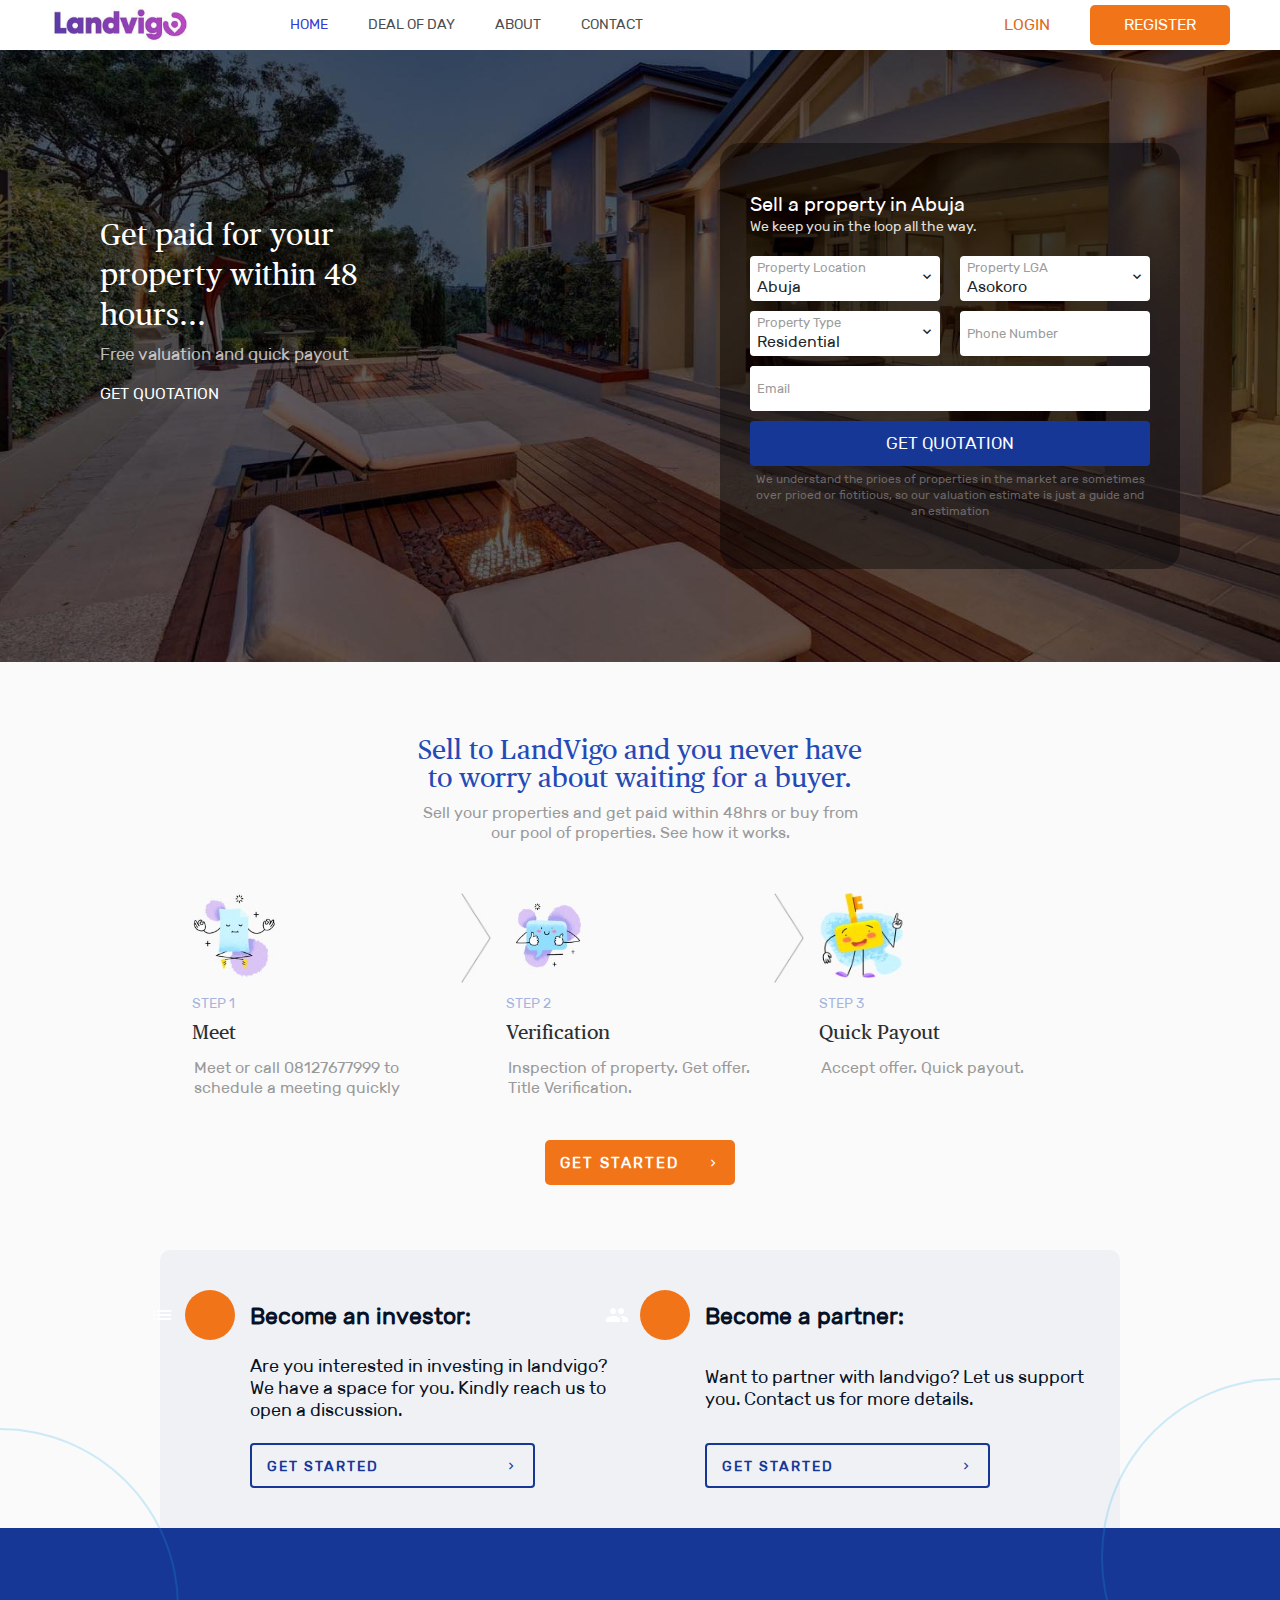
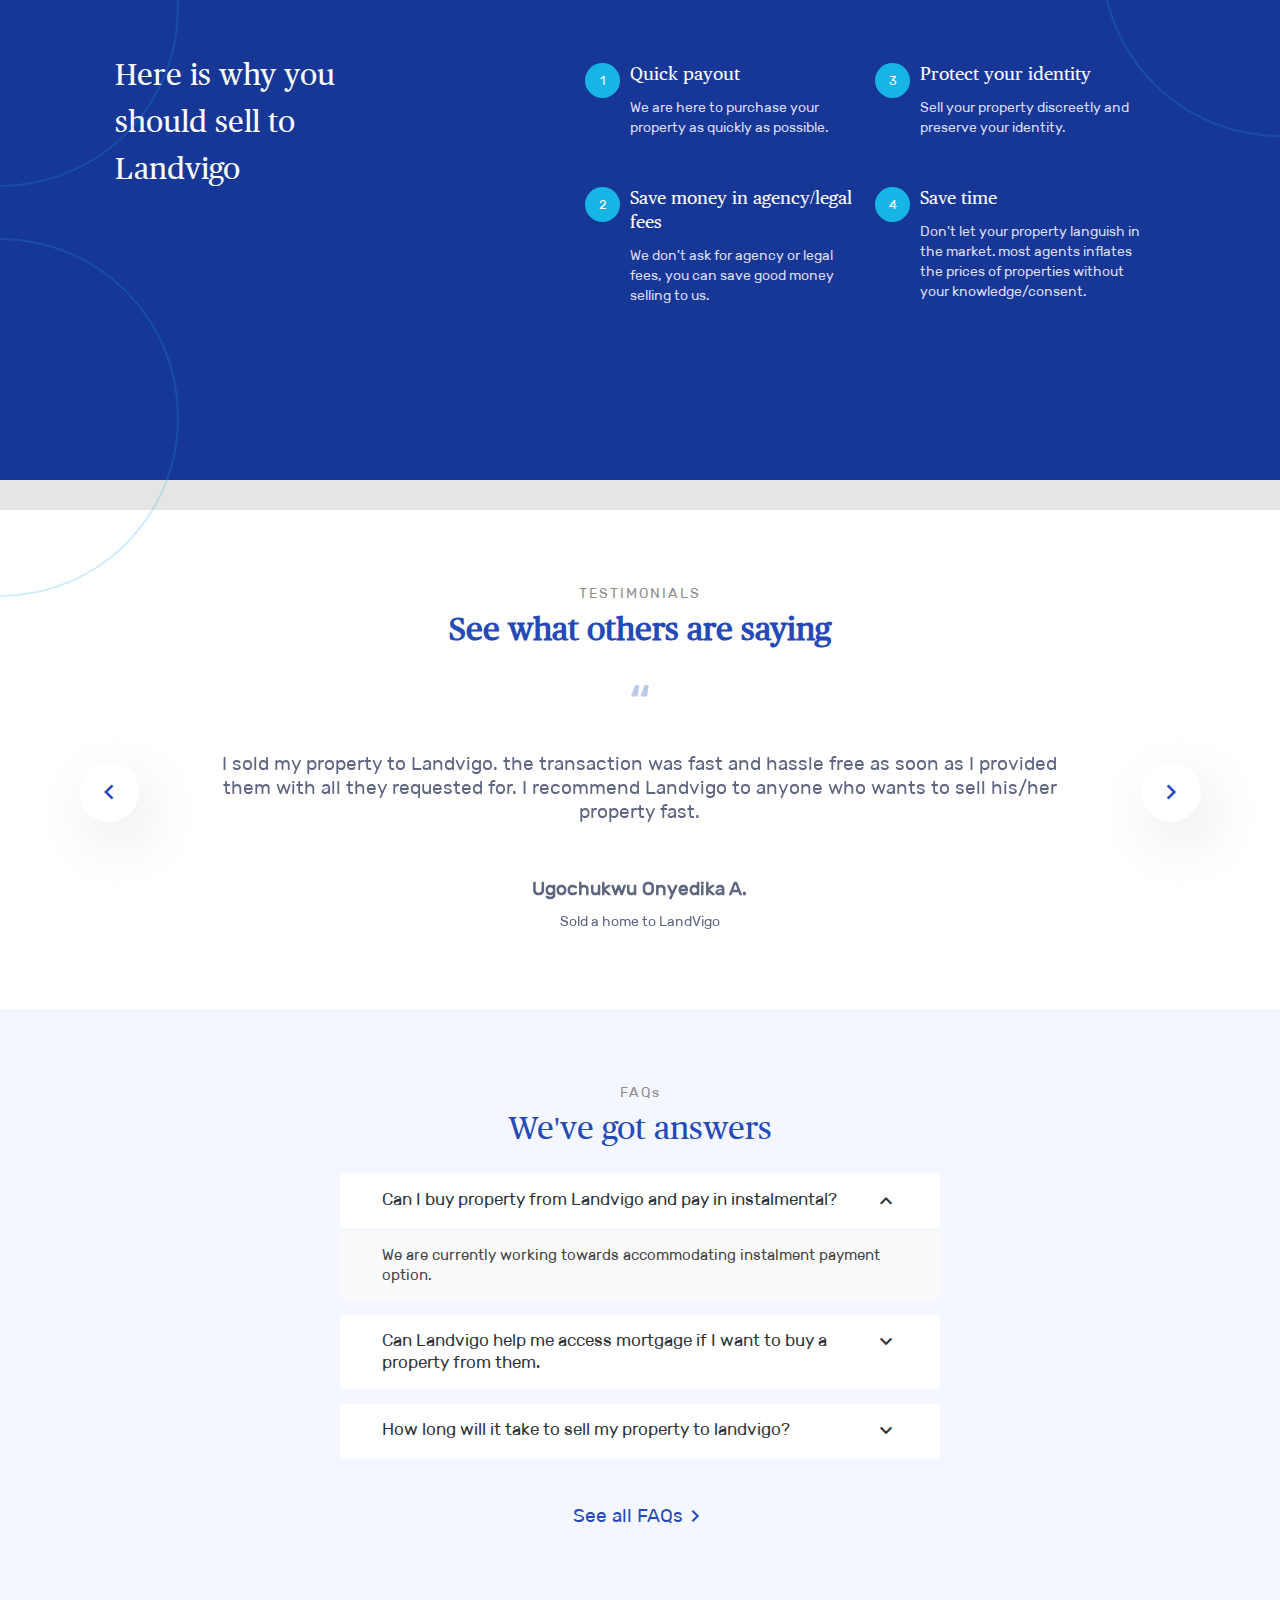
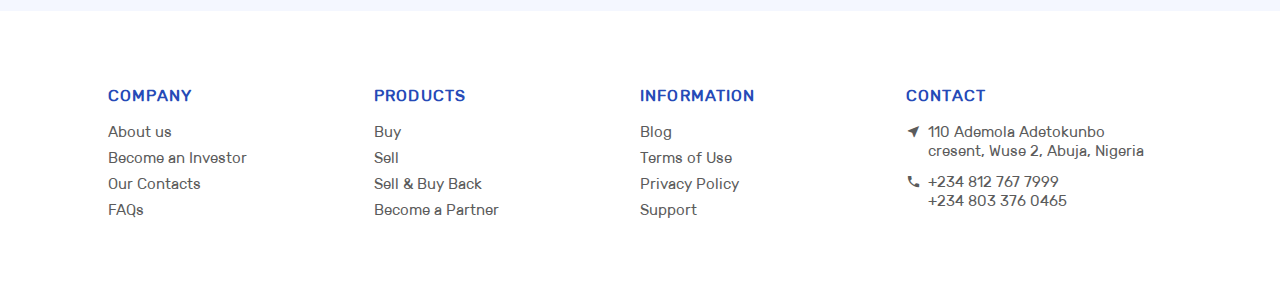
<file: index.html>
<!doctype html>
<html lang="en">

<head>
    <meta charset="utf-8">
    <meta name="viewport" content="width=device-width, initial-scale=1">
    <link rel="stylesheet" href="https://maxcdn.bootstrapcdn.com/bootstrap/4.4.1/css/bootstrap.min.css">
    <script src="https://ajax.googleapis.com/ajax/libs/jquery/3.4.1/jquery.min.js"></script>
    <script src="https://cdnjs.cloudflare.com/ajax/libs/popper.js/1.16.0/umd/popper.min.js"></script>
    <script src="https://maxcdn.bootstrapcdn.com/bootstrap/4.4.1/js/bootstrap.min.js"></script>
    <link rel="stylesheet" href="css/style.css">
    <link rel="stylesheet" href="https://fonts.googleapis.com/icon?family=Material+Icons">
    <title>Home</title>
</head>

<body>


    <!-- START OF HEADER -->
    <div id='header'>
        <div id='navbar'>
            <img style="cursor: pointer;" src='assets/images/logo.jpg' width="140px" onclick="window.location.href='index.html';">
            <div class='nav-item active' onclick="window.location.href='index.html'">
                HOME
            </div>
            <div class='nav-item' onclick="window.location.href='deal.html'">
                DEAL OF DAY
            </div>
            <div class='nav-item' onclick="window.location.href='about.html'">
                ABOUT
            </div>
            <div class='nav-item' onclick="window.location.href='contact.html'">
                CONTACT
            </div>
        </div>
        <div id='right-buttons'>
            <div id='login' onclick="window.location.href='signin.html';">
                LOGIN
            </div>
            <div id='register' onclick="window.location.href='signup.html';">
                REGISTER
            </div>
        </div>
        <i onclick='openMenu()' class='material-icons' id='menu'>menu</i>
    </div>
    <!-- END OF HEADER -->


    <!-- START OF CONTENT -->
    <div id='content'>
        <div id='quotation'>
            <img id='quote-img' src='assets/images/quote.jpg' style="width: 100%;">
            <div id='quotation-content'>
                <div id='quote-text'>
                    <h3>Get paid for your property within 48 hours...</h3>
                    <p>Free valuation and quick payout</p>
                    <div id='quotation-button' onclick='getQuotation()'>
                        GET QUOTATION
                    </div>
                </div>
                <div id='quote-form'>
                    <h5 id='location'>Sell a property in Abuja</h5>
                    <p>We keep you in the loop all the way.</p>
                    <div class='form-row'>
                        <div class='select-group'>
                            <div class='select-form-group'>
                                <label for='prop-location' id='label-prop-location'>Property Location</label>
                                <select id='prop-location' onchange="document.getElementById('location').innerText = 'Sell a property in '+this.value;">
                                    <option>Abuja</option>
                                    <option>Enugu</option>
                                    <option>Lagos</option>
                                </select>
                            </div>
                            <i class='material-icons'>keyboard_arrow_down</i>
                        </div>
                        <div class='select-group'>
                            <div class='select-form-group'>
                                <label for='prop-lga' id='label-prop-lga'>Property LGA</label>
                                <select id='prop-lga'>
                                    <option>Asokoro</option>
                                    <option>Gwagalada</option>
                                    <option>Utako</option>
                                </select>
                            </div>
                            <i class='material-icons'>keyboard_arrow_down</i>
                        </div>
                    </div>
                    <div class='form-row'>
                        <div class='select-group' style='margin-top: -16px;'>
                            <div class='select-form-group'>
                                <label for='prop-type' id='label-prop-type'>Property Type</label>
                                <select id='prop-type'>
                                    <option>Residential</option>
                                </select>
                            </div>
                            <i class='material-icons'>keyboard_arrow_down</i>
                        </div>
                        <div class='form-group' onclick='giveFocus("phone")'>
                            <label for='phone' id='label-phone'>Phone Number</label>
                            <input id='phone' type='tel' onblur="removeFocus()">
                        </div>
                    </div>
                    <div id='email-form' style='height: 45px; margin-bottom: 5px;background-color: white;' class='form-row'>
                        <div style='width: 100%; ' onclick='giveFocus("email")' class='form-group'>
                            <label for='email' id='label-email'>Email</label>
                            <input id='email' type='email' onblur="removeFocus()">
                        </div>
                    </div>
                    <div id='quote-form-button' class='quote-button'>
                        GET QUOTATION
                    </div>
                    <div class='terms'>
                        We understand the prices of properties in the market are sometimes over priced or fictitious, so our valuation estimate is just a guide and an estimation
                    </div>
                </div>
            </div>
        </div>
        <div id='steps'>
            <div id='steps-heading'>
                Sell to LandVigo and you never have to worry about waiting for a buyer.
            </div>
            <div id='steps-para'>
                Sell your properties and get paid within 48hrs or buy from our pool of properties. See how it works.
            </div>
            <div id='steps-row'>
                <div class='step-item'>
                    <img src='assets/images/step1.jpg'>
                    <step>STEP 1</step>
                    <h5>Meet</h5>
                    <p>Meet or call 08127677999 to schedule a meeting quickly</p>
                </div>
                <img src='assets/images/arrow.jpg' class='arrow'>
                <div class='step-item'>
                    <img src='assets/images/step2.jpg'>
                    <step>STEP 2</step>
                    <h5>Verification</h5>
                    <p>Inspection of property. Get offer. Title Verification.</p>
                </div>
                <img src='assets/images/arrow.jpg' class='arrow'>
                <div class='step-item'>
                    <img src='assets/images/step3.jpg'>
                    <step>STEP 3</step>
                    <h5>Quick Payout</h5>
                    <p>Accept offer. Quick payout.</p>
                </div>
            </div>
            <div id='get-started-button'>
                <p>GET STARTED</p>
                <i class='material-icons'>chevron_right</i>
            </div>
            <div id='partner'>
                <div class='partner-item'>
                    <div class='ellipse'>
                        <i class='material-icons'>list_alt</i>
                    </div>
                    <div class='item-text'>
                        <div class='item-heading'>
                            Become an investor:
                        </div>
                        <div class='item-para'>
                            Are you interested in investing in landvigo? We have a space for you. Kindly reach us to open a discussion.
                        </div>
                        <div class='continue'>
                            <p>GET STARTED</p>
                            <i class='material-icons'>chevron_right</i>
                        </div>
                    </div>
                </div>
                <div class='partner-item'>
                    <div class='ellipse'>
                        <i class='material-icons'>people_alt</i>
                    </div>
                    <div class='item-text'>
                        <div class='item-heading'>
                            Become a partner:
                        </div>
                        <div class='item-para'>
                            Want to partner with landvigo? Let us support you. Contact us for more details.
                        </div>
                        <div class='continue'>
                            <p>GET STARTED</p>
                            <i class='material-icons'>chevron_right</i>
                        </div>
                    </div>
                </div>
            </div>
        </div>
        <div id='reasons'>
            <div class='aesthetic-circle' id='circle1'></div>
            <div class='aesthetic-circle' id='circle2'></div>
            <div class='aesthetic-circle' id='circle3'></div>

            <div id='reasons-heading'>
                Here is why you should sell to Landvigo
            </div>
            <div id='reason-group'>
                <div class='reason-items'>
                    <div class='reason-item'>
                        <div class='reason-number'>
                            1
                        </div>
                        <div class='reason-text'>
                            <div class='reason-heading'>
                                Quick payout
                            </div>
                            <div class='reason-para'>
                                We are here to purchase your property as quickly as possible.
                            </div>
                        </div>
                    </div>
                    <div class='reason-item'>
                        <div class='reason-number'>
                            2
                        </div>
                        <div class='reason-text'>
                            <div class='reason-heading'>
                                Save money in agency/legal fees
                            </div>
                            <div class='reason-para'>
                                We don't ask for agency or legal fees, you can save good money selling to us.
                            </div>
                        </div>
                    </div>
                </div>
                <div class='reason-items'>
                    <div class='reason-item'>
                        <div class='reason-number'>
                            3
                        </div>
                        <div class='reason-text'>
                            <div class='reason-heading'>
                                Protect your identity
                            </div>
                            <div class='reason-para'>
                                Sell your property discreetly and preserve your identity.
                            </div>
                        </div>
                    </div>
                    <div class='reason-item'>
                        <div class='reason-number'>
                            4
                        </div>
                        <div class='reason-text'>
                            <div class='reason-heading'>
                                Save time
                            </div>
                            <div class='reason-para'>
                                Don't let your property languish in the market. most agents inflates the prices of properties without your knowledge/consent.
                            </div>
                        </div>
                    </div>
                </div>
            </div>
        </div>
        <div id='testimonials'>
            <h6>TESTIMONIALS</h6>
            <h2>See what others are saying</h2>
            <img src='assets/images/quotes.png' style='margin-bottom: 15px;'>
            <div id='testimonials-carousel' class="carousel slide" data-ride="carousel">
                <i class='material-icons' href="#testimonials-carousel" data-slide="prev">chevron_left</i>
                <div class="carousel-inner">
                    <div class="carousel-item active">
                        <p>I sold my property to Landvigo. the transaction was fast and hassle free as soon as I provided them with all they requested for. I recommend Landvigo to anyone who wants to sell his/her property fast.
                        </p>
                        <div class='name'>
                            Ugochukwu Onyedika A.
                        </div>
                        <div class='action'>
                            Sold a home to LandVigo
                        </div>
                    </div>
                    <div class="carousel-item">
                        <p>It was quick, it was painless, and the price offered was exceedingly fair. It alleviated all of the hassles that we would have gone through — listing it, staging it and on and on.
                        </p>
                        <div class='name'>
                            Esther Adewole
                        </div>
                        <div class='action'>
                            Sold a home to LandVigo
                        </div>
                    </div>
                </div>
                <i class='material-icons' href="#testimonials-carousel" data-slide="next">chevron_right</i>
            </div>
        </div>
        <div id='faqs'>
            <h6>FAQs</h6>
            <h2>We've got answers</h2>
            <div class='question-group'>
                <div class='question' href="#question1" data-toggle="collapse" onclick="collapseManager('faqIcon1')">
                    <p>Can I buy property from Landvigo and pay in instalmental?</p>
                    <i id='faqIcon1' class='material-icons'>keyboard_arrow_up</i>
                </div>
                <div class='answer  collapse show' id="question1" class="collapsed">
                    <div class='space'></div>
                    We are currently working towards accommodating instalment payment option.
                    <div class='space'></div>
                </div>
            </div>
            <div class='question-group'>
                <div class='question ' href="#question2" aria-expanded="false" data-toggle="collapse" onclick="collapseManager('faqIcon2')">
                    <p>Can Landvigo help me access mortgage if I want to buy a property from them.</p>
                    <i id='faqIcon2' class='material-icons'>keyboard_arrow_down</i>
                </div>
                <div class='answer collapse hide' id="question2">
                    <div class='space'></div>
                    We are currently working towards accommodating instalment payment option.
                    <div class='space'></div>
                </div>
            </div>
            <div class='question-group'>
                <div class='question' href="#question3" aria-expanded="false" data-toggle="collapse" onclick="collapseManager('faqIcon3')">
                    <p>How long will it take to sell my property to landvigo?</p>
                    <i id='faqIcon3' class='material-icons'>keyboard_arrow_down</i>
                </div>
                <div class='answer  collapse hide' id="question3">
                    <div class='space'></div>
                    We are currently working towards accommodating instalment payment option.
                    <div class='space'></div>
                </div>
            </div>
            <h4 onclick="window.location.href = 'faqs.html';">See all FAQs <i class='material-icons'>chevron_right</i></h4>

        </div>
    </div>
    <!-- END OF CONTENT -->


    <!-- START OF FOOTER -->
    <div id='footer'>
        <div class='footer-group'>
            <div class='footer-heading'>
                COMPANY
            </div>
            <div class="footer-text" onclick='window.location.href="about.html"'>
                About us
            </div>
            <div class="footer-text">
                Become an Investor
            </div>
            <div class="footer-text">
                Our Contacts
            </div>
            <div class="footer-text" onclick="window.location.href = 'faqs.html';">
                FAQs
            </div>
        </div>
        <div class='footer-group'>
            <div class='footer-heading'>
                PRODUCTS
            </div>
            <div class='footer-text'>
                Buy
            </div>
            <div class="footer-text">
                Sell
            </div>
            <div class="footer-text">
                Sell & Buy Back
            </div>
            <div class="footer-text">
                Become a Partner
            </div>
        </div>
        <div class='footer-group'>
            <div class='footer-heading'>
                INFORMATION
            </div>
            <div class="footer-text">
                Blog
            </div>
            <div class="footer-text">
                Terms of Use
            </div>
            <div class="footer-text" onclick="window.location.href = 'privacy.html';">
                Privacy Policy
            </div>
            <div class="footer-text">
                Support
            </div>
        </div>
        <div class='footer-group'>
            <div class='footer-heading'>
                CONTACT
            </div>
            <div class='footer-row'>
                <i class='material-icons'>near_me</i>
                <div class="footer-text">
                    110 Ademola Adetokunbo cresent, Wuse 2, Abuja, Nigeria
                </div>
            </div>
            <div class='footer-row'>
                <i class='material-icons'>call</i>
                <div class="footer-text">
                    <p><a href='tel: [+2348127677999]'>+234 812 767 7999</a></p>
                    <p><a href='tel: [+2348033760465]'>+234 803 376 0465</a></p>
                </div>
            </div>

        </div>

    </div>
    <!-- END OF FOOTER -->


    <!-- START OF MENU MODAL -->
    <div id='modal'>
        <div id='modal-content'>
            <i onclick='closeMenu()' id='close-btn' class='material-icons' style="margin-right: 25px; align-self: flex-end;cursor: pointer;">close</i>
            <div onclick='window.location.href="index.html";' class='menu-section active'>
                <h2>HOME</h2>
            </div>
            <div onclick='window.location.href="deal.html";' class='menu-section'>
                <h2>DEAL OF THE DAY</h2>
            </div>
            <div onclick='window.location.href="about.html";' class='menu-section'>
                <h2>ABOUT</h2>
            </div>
            <div onclick='window.location.href="contact.html";' class='menu-section'>
                <h2>CONTACT</h2>
            </div>
            <div id='modal-login' onclick='window.location.href="signin.html";' class='menu-section'>
                <h2>LOGIN</h2>
            </div>
            <div id='modal-register' onclick='window.location.href="signup.html";' class='menu-section'>
                <h2>REGISTER</h2>
            </div>

        </div>
    </div>
    <!-- END OF MENU MODAL -->

</body>

<script src="js/script.js "></script>

</html>
</file>
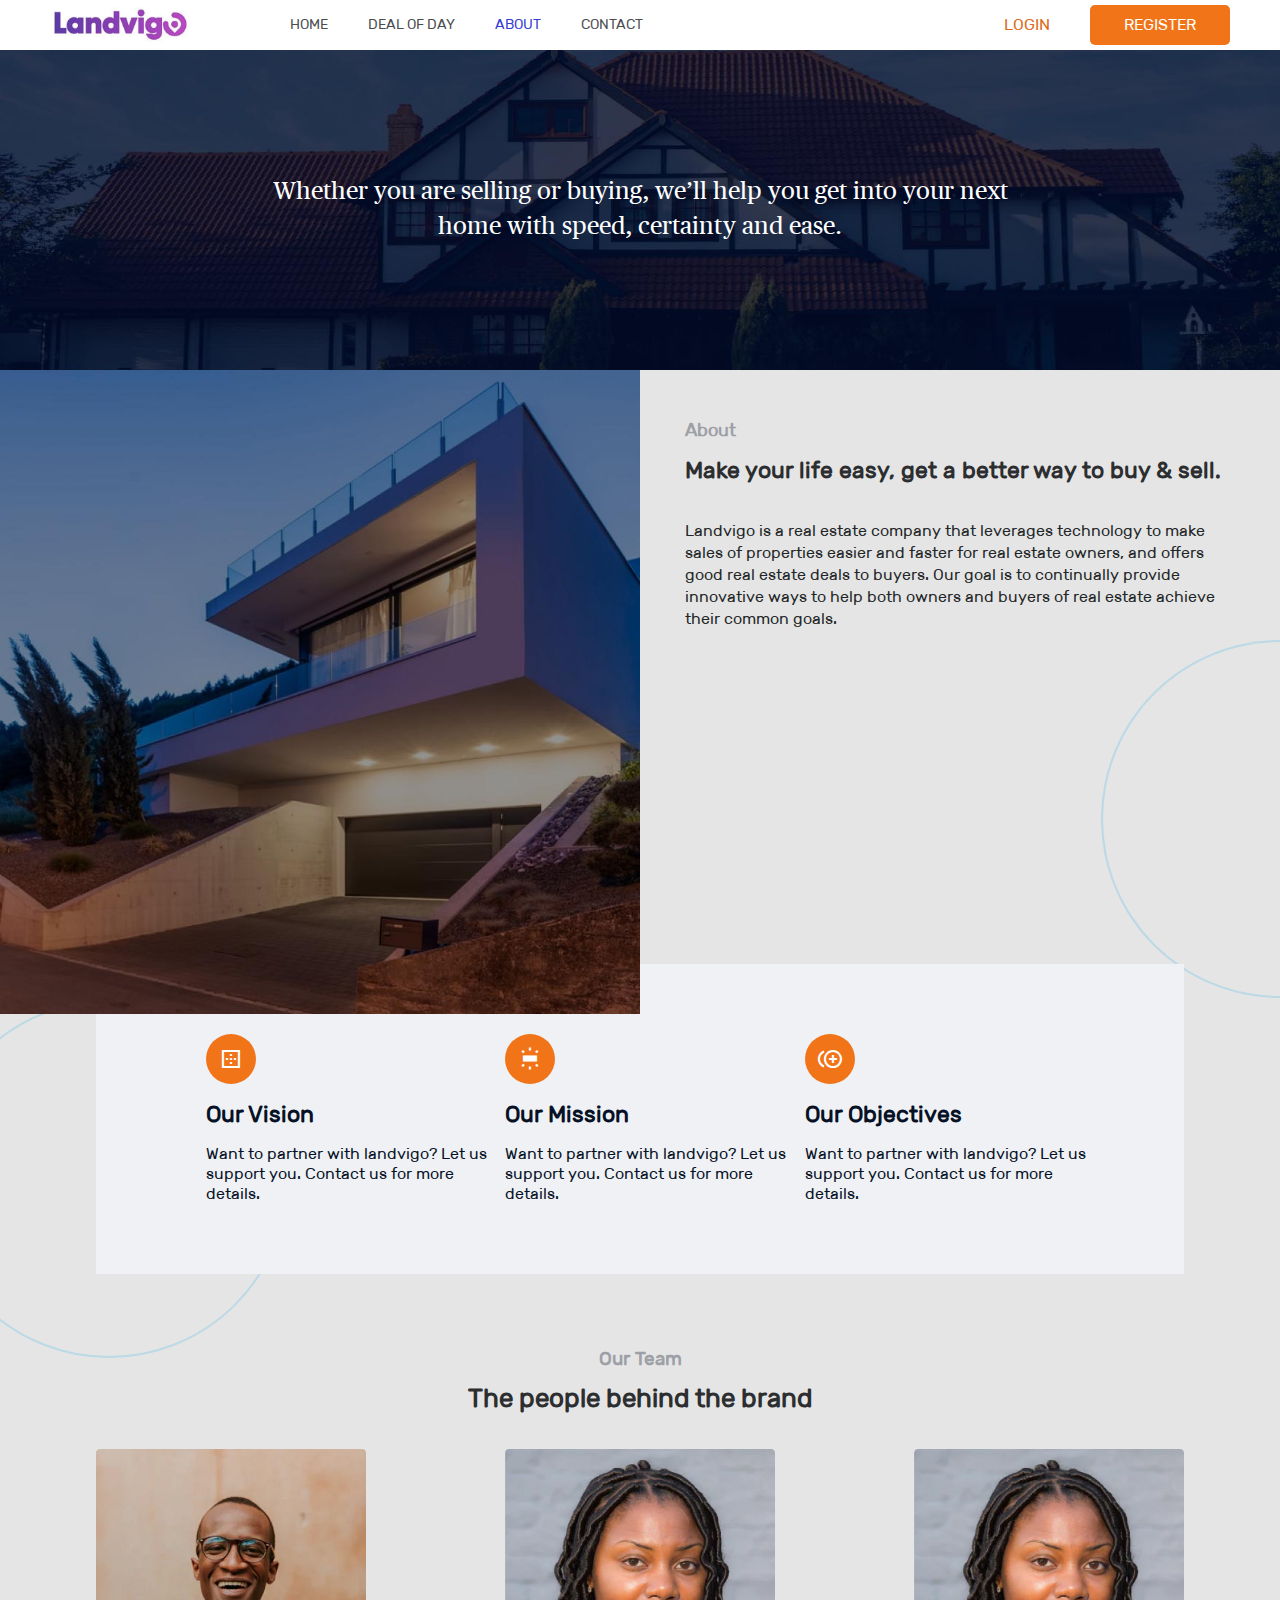
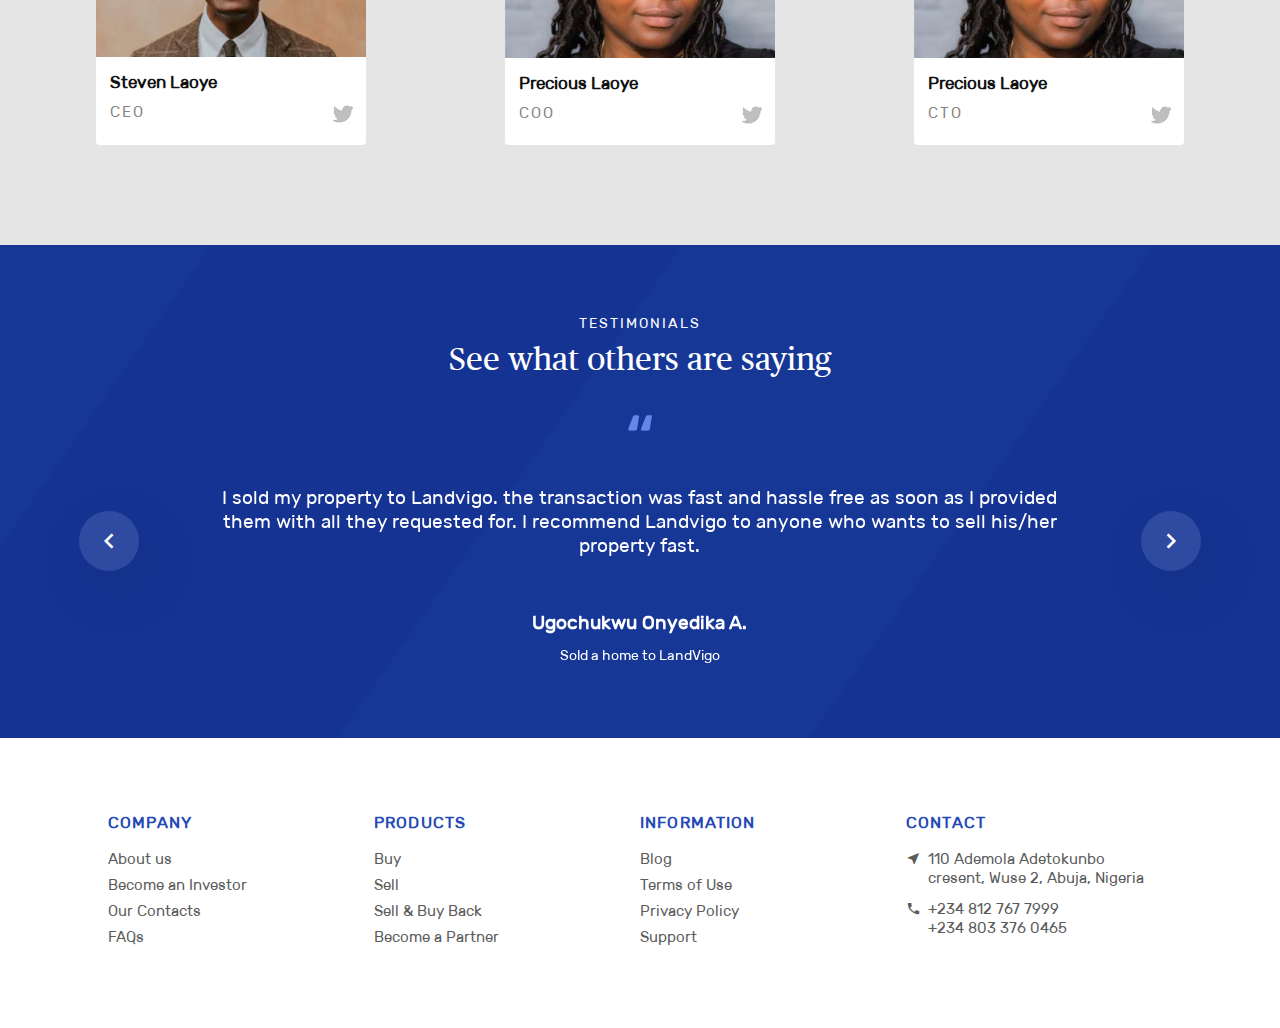
<file: about.html>
<!doctype html>
<html lang="en">

<head>
    <meta charset="utf-8">
    <meta name="viewport" content="width=device-width, initial-scale=1">
    <link rel="stylesheet" href="https://maxcdn.bootstrapcdn.com/bootstrap/4.4.1/css/bootstrap.min.css">
    <script src="https://ajax.googleapis.com/ajax/libs/jquery/3.4.1/jquery.min.js"></script>
    <script src="https://cdnjs.cloudflare.com/ajax/libs/popper.js/1.16.0/umd/popper.min.js"></script>
    <script src="https://maxcdn.bootstrapcdn.com/bootstrap/4.4.1/js/bootstrap.min.js"></script>
    <link rel="stylesheet" href="css/about.css">
    <link rel="stylesheet" href="https://fonts.googleapis.com/icon?family=Material+Icons">
    <title>About</title>
</head>

<body>
    <!-- START OF HEADER -->
    <div id='header'>
        <div id='navbar'>
            <img style="cursor: pointer;" src='assets/images/logo.jpg' width="140px" onclick="window.location.href='index.html';">
            <div class='nav-item ' onclick="window.location.href='index.html'">
                HOME
            </div>
            <div class='nav-item' onclick="window.location.href='deal.html'">
                DEAL OF DAY
            </div>
            <div class='nav-item active' onclick="window.location.href='about.html'">
                ABOUT
            </div>
            <div class='nav-item' onclick="window.location.href='contact.html'">
                CONTACT
            </div>
        </div>
        <div id='right-buttons'>
            <div id='login' onclick="window.location.href='signin.html';">
                LOGIN
            </div>
            <div id='register' onclick="window.location.href='signup.html';">
                REGISTER
            </div>
        </div>
        <i onclick='openMenu()' class='material-icons' id='menu'>menu</i>
    </div>
    <!-- END OF HEADER -->


    <!-- START OF CONTENT -->
    <div id='content'>
        <div id='page-header'>
            Whether you are selling or buying, we’ll help you get into your next home with speed, certainty and ease.
        </div>
        <div id='about-row'>
            <div class='aesthetic-circle' id='circle1'></div>
            <div class='aesthetic-circle' id='circle2'></div>
            <img src='assets/images/driveway.jpg'>
            <div id='about-text'>
                <h5>About</h5>
                <h3>Make your life easy, get a better way to buy & sell.</h3>
                <p>
                    Landvigo is a real estate company that leverages technology to make sales of properties easier and faster for real estate owners, and offers good real estate deals to buyers. Our goal is to continually provide innovative ways to help both owners and buyers
                    of real estate achieve their common goals.
                </p>
            </div>
        </div>
        <div id='statements'>
            <div class='statement'>
                <div class='ellipse'>
                    <i class='material-icons'>border_outer</i>
                </div>
                <div class='statement-heading'>
                    Our Vision
                </div>
                <div class='statement-para'>
                    Want to partner with landvigo? Let us support you. Contact us for more details.
                </div>
            </div>
            <div class='statement'>
                <div class='ellipse'>
                    <i class='material-icons'>wb_iridescent</i>
                </div>
                <div class='statement-heading'>
                    Our Mission
                </div>
                <div class='statement-para'>
                    Want to partner with landvigo? Let us support you. Contact us for more details.
                </div>
            </div>
            <div class='statement'>
                <div class='ellipse'>
                    <i class='material-icons'>control_point_duplicate</i>
                </div>
                <div class='statement-heading'>
                    Our Objectives
                </div>
                <div class='statement-para'>
                    Want to partner with landvigo? Let us support you. Contact us for more details.
                </div>
            </div>
        </div>
        <div id='team'>
            <h5>Our Team</h5>
            <h2>The people behind the brand</h2>
            <div id='team-pictures'>
                <div class='picture'>
                    <img src='assets/images/male.jpg'>
                    <div class='name'>Steven Laoye</div>
                    <div class='info'>
                        <div class='position'>CEO</div>
                        <img src='assets/images/twitter.jpg'>
                    </div>
                </div>
                <div class='picture'>
                    <img src='assets/images/female.jpg'>
                    <div class='name'>Precious Laoye</div>
                    <div class='info'>
                        <div class='position'>COO</div>
                        <img src='assets/images/twitter.jpg'>
                    </div>
                </div>
                <div class='picture'>
                    <img src='assets/images/female.jpg'>
                    <div class='name'>Precious Laoye</div>
                    <div class='info'>
                        <div class='position'>CTO</div>
                        <img src='assets/images/twitter.jpg'>
                    </div>
                </div>
            </div>
        </div>
        <div id='testimonials'>
            <h6>TESTIMONIALS</h6>
            <h2>See what others are saying</h2>
            <img src='assets/images/quotes2.png' style='margin-bottom: 15px;'>
            <div id='testimonials-carousel' class="carousel slide" data-ride="carousel">
                <i class='material-icons' href="#testimonials-carousel" data-slide="prev">chevron_left</i>
                <div class="carousel-inner">
                    <div class="carousel-item active">
                        <p>I sold my property to Landvigo. the transaction was fast and hassle free as soon as I provided them with all they requested for. I recommend Landvigo to anyone who wants to sell his/her property fast.
                        </p>
                        <div class='name'>
                            Ugochukwu Onyedika A.
                        </div>
                        <div class='action'>
                            Sold a home to LandVigo
                        </div>
                    </div>
                    <div class="carousel-item">
                        <p>It was quick, it was painless, and the price offered was exceedingly fair. It alleviated all of the hassles that we would have gone through — listing it, staging it and on and on.
                        </p>
                        <div class='name'>
                            Esther Adewole
                        </div>
                        <div class='action'>
                            Sold a home to LandVigo
                        </div>
                    </div>
                </div>
                <i class='material-icons' href="#testimonials-carousel" data-slide="next">chevron_right</i>
            </div>
        </div>
    </div>
    <!-- END OF CONTENT -->


    <!-- START OF FOOTER -->
    <div id='footer'>
        <div class='footer-group'>
            <div class='footer-heading'>
                COMPANY
            </div>
            <div class="footer-text" onclick='window.location.href="about.html"'>
                About us
            </div>
            <div class="footer-text">
                Become an Investor
            </div>
            <div class="footer-text">
                Our Contacts
            </div>
            <div class="footer-text" onclick="window.location.href = 'faqs.html';">
                FAQs
            </div>
        </div>
        <div class='footer-group'>
            <div class='footer-heading'>
                PRODUCTS
            </div>
            <div class='footer-text'>
                Buy
            </div>
            <div class="footer-text">
                Sell
            </div>
            <div class="footer-text">
                Sell & Buy Back
            </div>
            <div class="footer-text">
                Become a Partner
            </div>
        </div>
        <div class='footer-group'>
            <div class='footer-heading'>
                INFORMATION
            </div>
            <div class="footer-text">
                Blog
            </div>
            <div class="footer-text">
                Terms of Use
            </div>
            <div class="footer-text" onclick="window.location.href = 'privacy.html';">
                Privacy Policy
            </div>
            <div class="footer-text">
                Support
            </div>
        </div>
        <div class='footer-group'>
            <div class='footer-heading'>
                CONTACT
            </div>
            <div class='footer-row'>
                <i class='material-icons'>near_me</i>
                <div class="footer-text">
                    110 Ademola Adetokunbo cresent, Wuse 2, Abuja, Nigeria
                </div>
            </div>
            <div class='footer-row'>
                <i class='material-icons'>call</i>
                <div class="footer-text">
                    <p><a href='tel: [+2348127677999]'>+234 812 767 7999</a></p>
                    <p><a href='tel: [+2348033760465]'>+234 803 376 0465</a></p>
                </div>
            </div>

        </div>

    </div>
    <!-- END OF FOOTER -->


    <!-- START OF MENU MODAL -->
    <div id='modal'>
        <div id='modal-content'>
            <i onclick='closeMenu()' id='close-btn' class='material-icons' style="margin-right: 25px; align-self: flex-end;cursor: pointer;">close</i>
            <div onclick='window.location.href="index.html";' class='menu-section '>
                <h2>HOME</h2>
            </div>
            <div onclick='window.location.href="deal.html";' class='menu-section'>
                <h2>DEAL OF THE DAY</h2>
            </div>
            <div onclick='window.location.href="about.html";' class='menu-section active'>
                <h2>ABOUT</h2>
            </div>
            <div onclick='window.location.href="contact.html";' class='menu-section'>
                <h2>CONTACT</h2>
            </div>
            <div id='modal-login' onclick='window.location.href="signin.html";' class='menu-section'>
                <h2>LOGIN</h2>
            </div>
            <div id='modal-register' onclick='window.location.href="signup.html";' class='menu-section'>
                <h2>REGISTER</h2>
            </div>

        </div>
    </div>
    <!-- END OF MENU MODAL -->

</body>

<script src="js/script.js "></script>

</html>
</file>
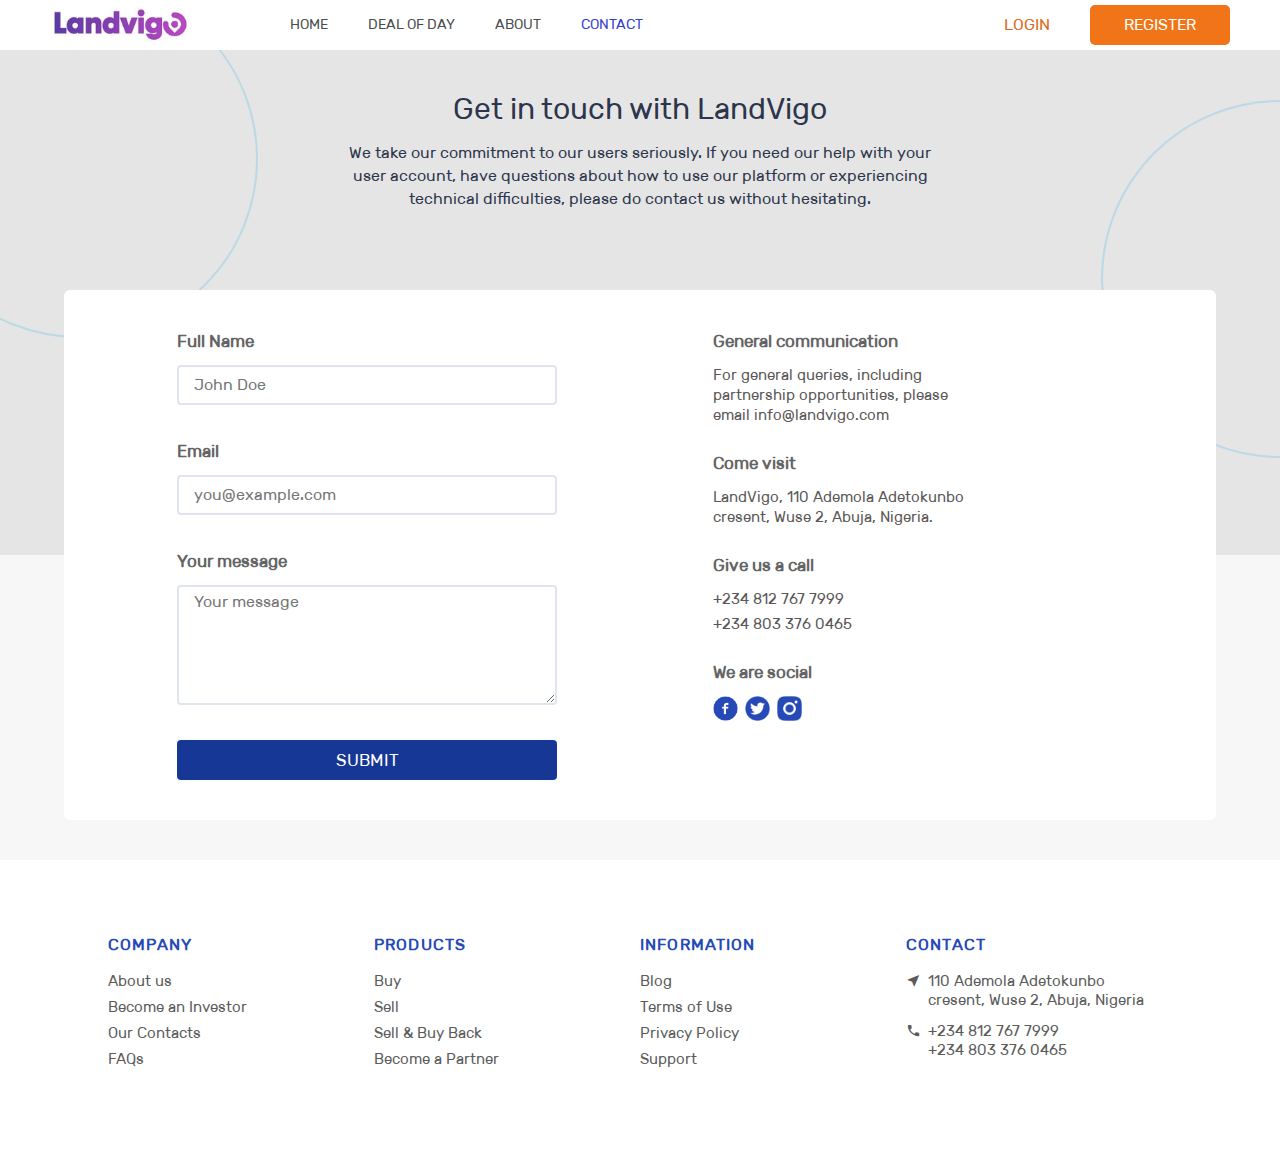
<file: contact.html>
<!doctype html>
<html lang="en">

<head>
    <meta charset="utf-8">
    <meta name="viewport" content="width=device-width, initial-scale=1">
    <link rel="stylesheet" href="https://maxcdn.bootstrapcdn.com/bootstrap/4.4.1/css/bootstrap.min.css">
    <script src="https://ajax.googleapis.com/ajax/libs/jquery/3.4.1/jquery.min.js"></script>
    <script src="https://cdnjs.cloudflare.com/ajax/libs/popper.js/1.16.0/umd/popper.min.js"></script>
    <script src="https://maxcdn.bootstrapcdn.com/bootstrap/4.4.1/js/bootstrap.min.js"></script>
    <link rel="stylesheet" href="css/contact.css">
    <link rel="stylesheet" href="https://fonts.googleapis.com/icon?family=Material+Icons">
    <title>Contact</title>
</head>

<body>


    <!-- START OF HEADER -->
    <div id='header'>
        <div id='navbar'>
            <img style="cursor: pointer;" src='assets/images/logo.jpg' width="140px" onclick="window.location.href='index.html';">
            <div class='nav-item ' onclick="window.location.href='index.html'">
                HOME
            </div>
            <div class='nav-item' onclick="window.location.href='deal.html'">
                DEAL OF DAY
            </div>
            <div class='nav-item' onclick="window.location.href='about.html'">
                ABOUT
            </div>
            <div class='nav-item active' onclick="window.location.href='contact.html'">
                CONTACT
            </div>
        </div>
        <div id='right-buttons'>
            <div id='login' onclick="window.location.href='signin.html';">
                LOGIN
            </div>
            <div id='register' onclick="window.location.href='signup.html';">
                REGISTER
            </div>
        </div>
        <i onclick='openMenu()' class='material-icons' id='menu'>menu</i>
    </div>
    <!-- END OF HEADER -->


    <!-- START OF CONTENT -->
    <div class='aesthetic-circle' id='circle1'></div>
    <div class='aesthetic-circle' id='circle2'></div>
    <div id='content'>
        <div id='page-header'>
            Get in touch with LandVigo
            <p>We take our commitment to our users seriously. If you need our help with your user account, have questions about how to use our platform or experiencing technical difficulties, please do contact us without hesitating.</p>
        </div>
        <div id='contact-bg'>
            <div id='contact-form'>
                <div class='contact-col'>
                    <label for='fullname'>Full Name</label>
                    <input type='text' placeholder='John Doe' id='fullname'>
                    <label for='email'>Email</label>
                    <input type='email' placeholder='you@example.com' id='email'>
                    <label for='message'>Your message</label>
                    <textarea placeholder='Your message' id='message'></textarea>
                    <div id='sub-btn'>SUBMIT</div>
                </div>
                <div class='contact-col'>
                    <label>General communication</label>
                    <label>
                        <a href='mailto: info@landvigo.com'>For general queries, including partnership opportunities, please email info@landvigo.com</a>
                    </label>
                    <label>Come visit</label>
                    <label>
                        <p>LandVigo, 110 Ademola Adetokunbo cresent, Wuse 2, Abuja, Nigeria.</p>
                    </label>
                    <label>Give us a call</label>
                    <label>
                        <a href='tel: [+2348127677999]' style=" margin-bottom:5px;">+234 812 767 7999</a>
                    <a href='tel: [+2348033760465]'>+234 803 376 0465</a>
                    </label>
                    <label>We are social</label>
                    <div id='social'>
                        <img src="assets/images/facebook.png">
                        <img src="assets/images/twitter-blue.png">
                        <img src="assets/images/instagram.png">
                    </div>
                </div>
            </div>
        </div>
    </div>
    <!-- END OF CONTENT -->

    <!-- START OF FOOTER -->
    <div id='footer'>
        <div class='footer-group'>
            <div class='footer-heading'>
                COMPANY
            </div>
            <div class="footer-text" onclick='window.location.href="about.html"'>
                About us
            </div>
            <div class="footer-text">
                Become an Investor
            </div>
            <div class="footer-text">
                Our Contacts
            </div>
            <div class="footer-text" onclick="window.location.href = 'faqs.html';">
                FAQs
            </div>
        </div>
        <div class='footer-group'>
            <div class='footer-heading'>
                PRODUCTS
            </div>
            <div class='footer-text'>
                Buy
            </div>
            <div class="footer-text">
                Sell
            </div>
            <div class="footer-text">
                Sell & Buy Back
            </div>
            <div class="footer-text">
                Become a Partner
            </div>
        </div>
        <div class='footer-group'>
            <div class='footer-heading'>
                INFORMATION
            </div>
            <div class="footer-text">
                Blog
            </div>
            <div class="footer-text">
                Terms of Use
            </div>
            <div class="footer-text" onclick="window.location.href = 'privacy.html';">
                Privacy Policy
            </div>
            <div class="footer-text">
                Support
            </div>
        </div>
        <div class='footer-group'>
            <div class='footer-heading'>
                CONTACT
            </div>
            <div class='footer-row'>
                <i class='material-icons'>near_me</i>
                <div class="footer-text">
                    110 Ademola Adetokunbo cresent, Wuse 2, Abuja, Nigeria
                </div>
            </div>
            <div class='footer-row'>
                <i class='material-icons'>call</i>
                <div class="footer-text">
                    <p><a href='tel: [+2348127677999]'>+234 812 767 7999</a></p>
                    <p><a href='tel: [+2348033760465]'>+234 803 376 0465</a></p>
                </div>
            </div>

        </div>

    </div>
    <!-- END OF FOOTER -->


    <!-- START OF MENU MODAL -->
    <div id='modal'>
        <div id='modal-content'>
            <i onclick='closeMenu()' id='close-btn' class='material-icons' style="margin-right: 25px; align-self: flex-end;cursor: pointer;">close</i>
            <div onclick='window.location.href="index.html";' class='menu-section'>
                <h2>HOME</h2>
            </div>
            <div onclick='window.location.href="deal.html";' class='menu-section'>
                <h2>DEAL OF THE DAY</h2>
            </div>
            <div onclick='window.location.href="about.html";' class='menu-section'>
                <h2>ABOUT</h2>
            </div>
            <div onclick='window.location.href="contact.html";' class='menu-section active'>
                <h2>CONTACT</h2>
            </div>
            <div id='modal-login' onclick='window.location.href="signin.html";' class='menu-section'>
                <h2>LOGIN</h2>
            </div>
            <div id='modal-register' onclick='window.location.href="signup.html";' class='menu-section'>
                <h2>REGISTER</h2>
            </div>

        </div>
    </div>
    <!-- END OF MENU MODAL -->

</body>

<script src="js/script.js "></script>

</html>
</file>
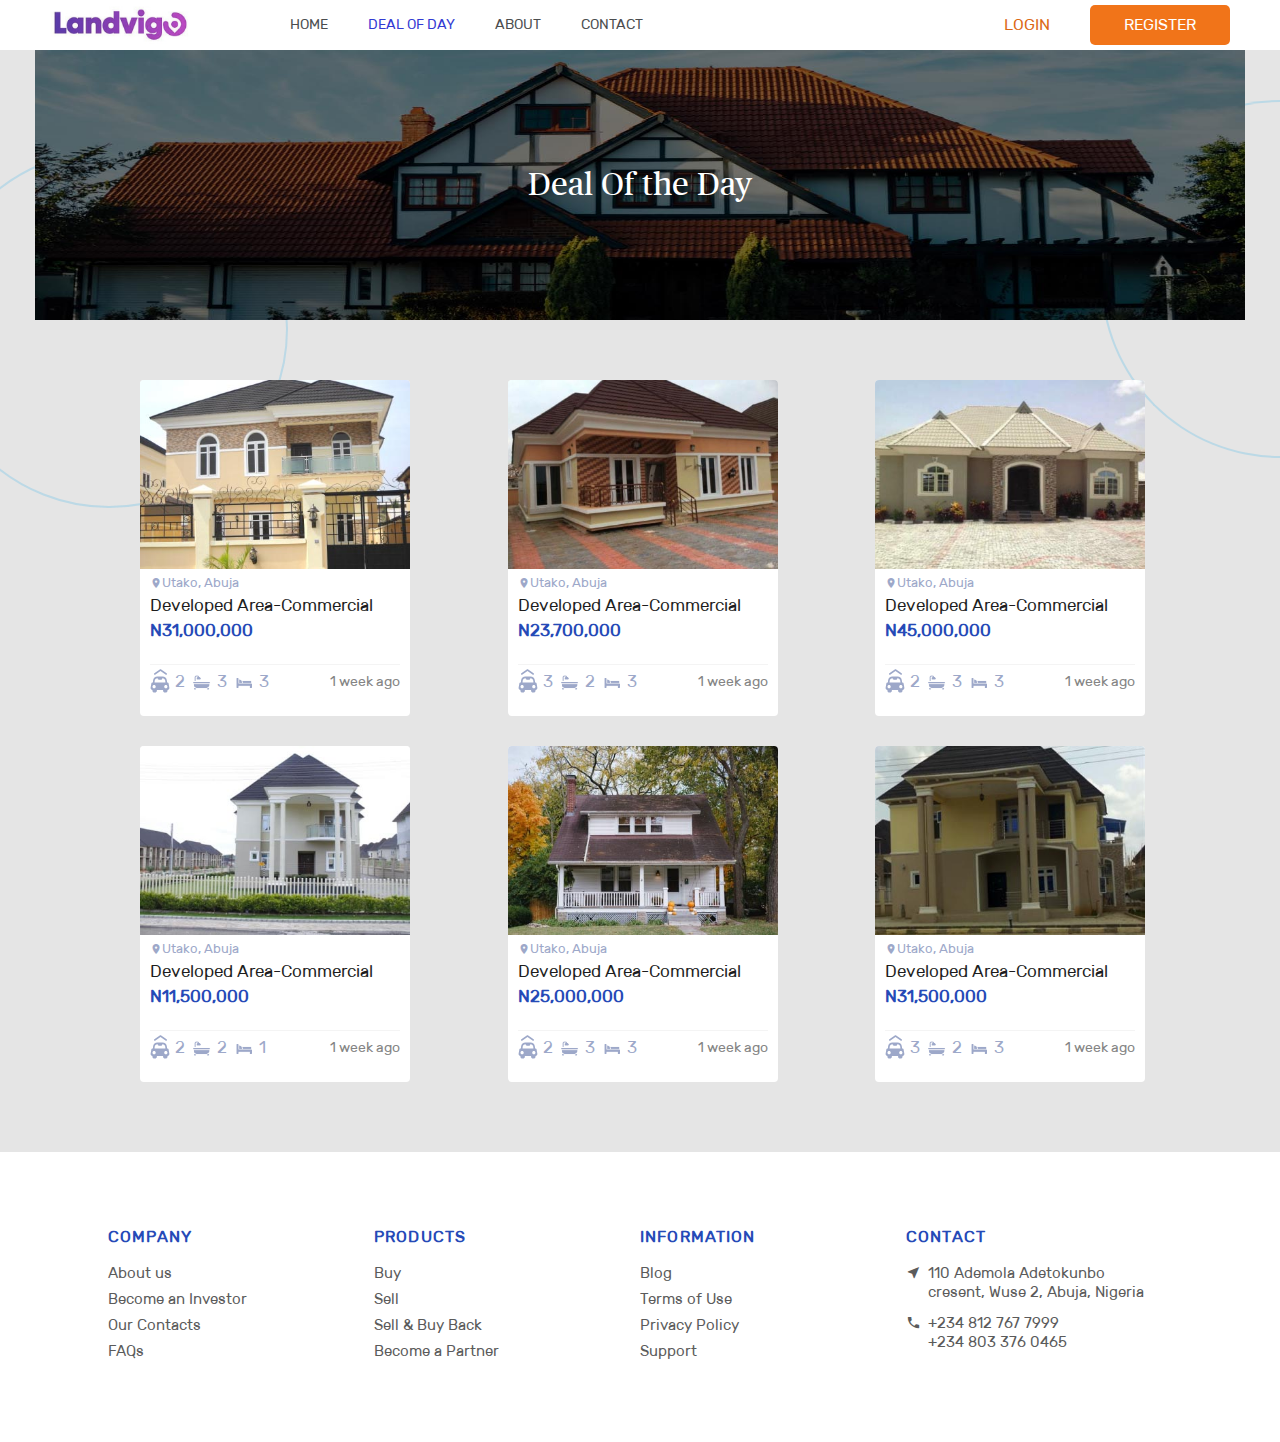
<file: deal.html>
<!doctype html>
<html lang="en">

<head>
    <meta charset="utf-8">
    <meta name="viewport" content="width=device-width, initial-scale=1">
    <link rel="stylesheet" href="https://maxcdn.bootstrapcdn.com/bootstrap/4.4.1/css/bootstrap.min.css">
    <script src="https://ajax.googleapis.com/ajax/libs/jquery/3.4.1/jquery.min.js"></script>
    <script src="https://cdnjs.cloudflare.com/ajax/libs/popper.js/1.16.0/umd/popper.min.js"></script>
    <script src="https://maxcdn.bootstrapcdn.com/bootstrap/4.4.1/js/bootstrap.min.js"></script>
    <link rel="stylesheet" href="css/deal.css">
    <link rel="stylesheet" href="https://fonts.googleapis.com/icon?family=Material+Icons">
    <title>Deal of the Day</title>
</head>

<body>
    <!-- START OF HEADER -->
    <div id='header'>
        <div id='navbar'>
            <img style="cursor: pointer;" src='assets/images/logo.jpg' width="140px" onclick="window.location.href='index.html';">
            <div class='nav-item ' onclick="window.location.href='index.html'">
                HOME
            </div>
            <div class='nav-item active' onclick="window.location.href='deal.html'">
                DEAL OF DAY
            </div>
            <div class='nav-item' onclick="window.location.href='about.html'">
                ABOUT
            </div>
            <div class='nav-item' onclick="window.location.href='contact.html'">
                CONTACT
            </div>
        </div>
        <div id='right-buttons'>
            <div id='login' onclick="window.location.href='signin.html';">
                LOGIN
            </div>
            <div id='register' onclick="window.location.href='signup.html';">
                REGISTER
            </div>
        </div>
        <i onclick='openMenu()' class='material-icons' id='menu'>menu</i>
    </div>
    <!-- END OF HEADER -->


    <!-- START OF CONTENT -->
    <div class='aesthetic-circle' id='circle1'></div>
    <div class='aesthetic-circle' id='circle2'></div>
    <div id='content'>
        <div id='page-header'>
            Deal Of the Day
        </div>
        <div id='deals'>
            <div class='deal-item'>
                <img src='assets/images/prop1.jpg'>
                <div class='location'>
                    <i class='material-icons'>place</i> Utako, Abuja
                </div>
                <div class='location-type'>
                    Developed Area-Commercial
                </div>
                <div class='price'>
                    N31,000,000
                </div>
                <div class='info'>
                    <div class='utilities'>
                        <div class='utility'>
                            <div class='utility-icon' style="position: relative; top: -2px !important; ">
                                <img src='assets/icons/chevron.svg' style="width: 13px;height: 13px;">
                                <img src='assets/icons/car.svg' width="17px" height="10px">
                            </div>
                            <p>2</p>
                        </div>
                        <div class='utility'>
                            <div class='utility-icon'>
                                <img src='assets/images/bath.png' height="20px">
                            </div>
                            <p>3</p>
                        </div>
                        <div class='utility'>
                            <div class='utility-icon'>
                                <img src='assets/images/bed.png' height="20px">
                            </div>
                            <p>3</p>
                        </div>
                    </div>
                    <div class='time'>
                        1 week ago
                    </div>
                </div>
            </div>
            <div class='deal-item'>
                <img src='assets/images/prop2.jpg'>
                <div class='location'>
                    <i class='material-icons'>place</i> Utako, Abuja
                </div>
                <div class='location-type'>
                    Developed Area-Commercial
                </div>
                <div class='price'>
                    N23,700,000
                </div>
                <div class='info'>
                    <div class='utilities'>
                        <div class='utility'>
                            <div class='utility-icon' style="position: relative; top: -2px !important; ">
                                <img src='assets/icons/chevron.svg' style="width: 13px;height: 13px;">
                                <img src='assets/icons/car.svg' width="17px" height="10px">
                            </div>
                            <p>3</p>
                        </div>
                        <div class='utility'>
                            <div class='utility-icon'>
                                <img src='assets/images/bath.png' height="20px">
                            </div>
                            <p>2</p>
                        </div>
                        <div class='utility'>
                            <div class='utility-icon'>
                                <img src='assets/images/bed.png' height="20px">
                            </div>
                            <p>3</p>
                        </div>
                    </div>
                    <div class='time'>
                        1 week ago
                    </div>
                </div>
            </div>
            <div class='deal-item'>
                <img src='assets/images/prop3.jpg'>
                <div class='location'>
                    <i class='material-icons'>place</i> Utako, Abuja
                </div>
                <div class='location-type'>
                    Developed Area-Commercial
                </div>
                <div class='price'>
                    N45,000,000
                </div>
                <div class='info'>
                    <div class='utilities'>
                        <div class='utility'>
                            <div class='utility-icon' style="position: relative; top: -2px !important; ">
                                <img src='assets/icons/chevron.svg' style="width: 13px;height: 13px;">
                                <img src='assets/icons/car.svg' width="17px" height="10px">
                            </div>
                            <p>2</p>
                        </div>
                        <div class='utility'>
                            <div class='utility-icon'>
                                <img src='assets/images/bath.png' height="20px">
                            </div>
                            <p>3</p>
                        </div>
                        <div class='utility'>
                            <div class='utility-icon'>
                                <img src='assets/images/bed.png' height="20px">
                            </div>
                            <p>3</p>
                        </div>
                    </div>
                    <div class='time'>
                        1 week ago
                    </div>
                </div>
            </div>
            <div class='deal-item'>
                <img src='assets/images/prop4.jpg'>
                <div class='location'>
                    <i class='material-icons'>place</i> Utako, Abuja
                </div>
                <div class='location-type'>
                    Developed Area-Commercial
                </div>
                <div class='price'>
                    N11,500,000
                </div>
                <div class='info'>
                    <div class='utilities'>
                        <div class='utility'>
                            <div class='utility-icon' style="position: relative; top: -2px !important; ">
                                <img src='assets/icons/chevron.svg' style="width: 13px;height: 13px;">
                                <img src='assets/icons/car.svg' width="17px" height="10px">
                            </div>
                            <p>2</p>
                        </div>
                        <div class='utility'>
                            <div class='utility-icon'>
                                <img src='assets/images/bath.png' height="20px">
                            </div>
                            <p>2</p>
                        </div>
                        <div class='utility'>
                            <div class='utility-icon'>
                                <img src='assets/images/bed.png' height="20px">
                            </div>
                            <p>1</p>
                        </div>
                    </div>
                    <div class='time'>
                        1 week ago
                    </div>
                </div>
            </div>
            <div class='deal-item'>
                <img src='assets/images/prop5.jpg'>
                <div class='location'>
                    <i class='material-icons'>place</i> Utako, Abuja
                </div>
                <div class='location-type'>
                    Developed Area-Commercial
                </div>
                <div class='price'>
                    N25,000,000
                </div>
                <div class='info'>
                    <div class='utilities'>
                        <div class='utility'>
                            <div class='utility-icon' style="position: relative; top: -2px !important; ">
                                <img src='assets/icons/chevron.svg' style="width: 13px;height: 13px;">
                                <img src='assets/icons/car.svg' width="17px" height="10px">
                            </div>
                            <p>2</p>
                        </div>
                        <div class='utility'>
                            <div class='utility-icon'>
                                <img src='assets/images/bath.png' height="20px">
                            </div>
                            <p>3</p>
                        </div>
                        <div class='utility'>
                            <div class='utility-icon'>
                                <img src='assets/images/bed.png' height="20px">
                            </div>
                            <p>3</p>
                        </div>
                    </div>
                    <div class='time'>
                        1 week ago
                    </div>
                </div>
            </div>
            <div class='deal-item'>
                <img src='assets/images/prop6.jpg'>
                <div class='location'>
                    <i class='material-icons'>place</i> Utako, Abuja
                </div>
                <div class='location-type'>
                    Developed Area-Commercial
                </div>
                <div class='price'>
                    N31,500,000
                </div>
                <div class='info'>
                    <div class='utilities'>
                        <div class='utility'>
                            <div class='utility-icon' style="position: relative; top: -2px !important; ">
                                <img src='assets/icons/chevron.svg' style="width: 13px;height: 13px;">
                                <img src='assets/icons/car.svg' width="17px" height="10px">
                            </div>
                            <p>3</p>
                        </div>
                        <div class='utility'>
                            <div class='utility-icon'>
                                <img src='assets/images/bath.png' height="20px">
                            </div>
                            <p>2</p>
                        </div>
                        <div class='utility'>
                            <div class='utility-icon'>
                                <img src='assets/images/bed.png' height="20px">
                            </div>
                            <p>3</p>
                        </div>
                    </div>
                    <div class='time'>
                        1 week ago
                    </div>
                </div>
            </div>
        </div>
    </div>
    <!-- END OF CONTENT -->


    <!-- START OF FOOTER -->
    <div id='footer'>
        <div class='footer-group'>
            <div class='footer-heading'>
                COMPANY
            </div>
            <div class="footer-text" onclick='window.location.href="about.html"'>
                About us
            </div>
            <div class="footer-text">
                Become an Investor
            </div>
            <div class="footer-text">
                Our Contacts
            </div>
            <div class="footer-text" onclick="window.location.href = 'faqs.html';">
                FAQs
            </div>
        </div>
        <div class='footer-group'>
            <div class='footer-heading'>
                PRODUCTS
            </div>
            <div class='footer-text'>
                Buy
            </div>
            <div class="footer-text">
                Sell
            </div>
            <div class="footer-text">
                Sell & Buy Back
            </div>
            <div class="footer-text">
                Become a Partner
            </div>
        </div>
        <div class='footer-group'>
            <div class='footer-heading'>
                INFORMATION
            </div>
            <div class="footer-text">
                Blog
            </div>
            <div class="footer-text">
                Terms of Use
            </div>
            <div class="footer-text" onclick="window.location.href = 'privacy.html';">
                Privacy Policy
            </div>
            <div class="footer-text">
                Support
            </div>
        </div>
        <div class='footer-group'>
            <div class='footer-heading'>
                CONTACT
            </div>
            <div class='footer-row'>
                <i class='material-icons'>near_me</i>
                <div class="footer-text">
                    110 Ademola Adetokunbo cresent, Wuse 2, Abuja, Nigeria
                </div>
            </div>
            <div class='footer-row'>
                <i class='material-icons'>call</i>
                <div class="footer-text">
                    <p><a href='tel: [+2348127677999]'>+234 812 767 7999</a></p>
                    <p><a href='tel: [+2348033760465]'>+234 803 376 0465</a></p>
                </div>
            </div>

        </div>

    </div>
    <!-- END OF FOOTER -->


    <!-- START OF MENU MODAL -->
    <div id='modal'>
        <div id='modal-content'>
            <i onclick='closeMenu()' id='close-btn' class='material-icons' style="margin-right: 25px; align-self: flex-end;cursor: pointer;">close</i>
            <div onclick='window.location.href="index.html";' class='menu-section '>
                <h2>HOME</h2>
            </div>
            <div onclick='window.location.href="deal.html";' class='menu-section active'>
                <h2>DEAL OF THE DAY</h2>
            </div>
            <div onclick='window.location.href="about.html";' class='menu-section'>
                <h2>ABOUT</h2>
            </div>
            <div onclick='window.location.href="contact.html";' class='menu-section'>
                <h2>CONTACT</h2>
            </div>
            <div id='modal-login' onclick='window.location.href="signin.html";' class='menu-section'>
                <h2>LOGIN</h2>
            </div>
            <div id='modal-register' onclick='window.location.href="signup.html";' class='menu-section'>
                <h2>REGISTER</h2>
            </div>

        </div>
    </div>
    <!-- END OF MENU MODAL -->

</body>

<script src="js/script.js "></script>

</html>
</file>
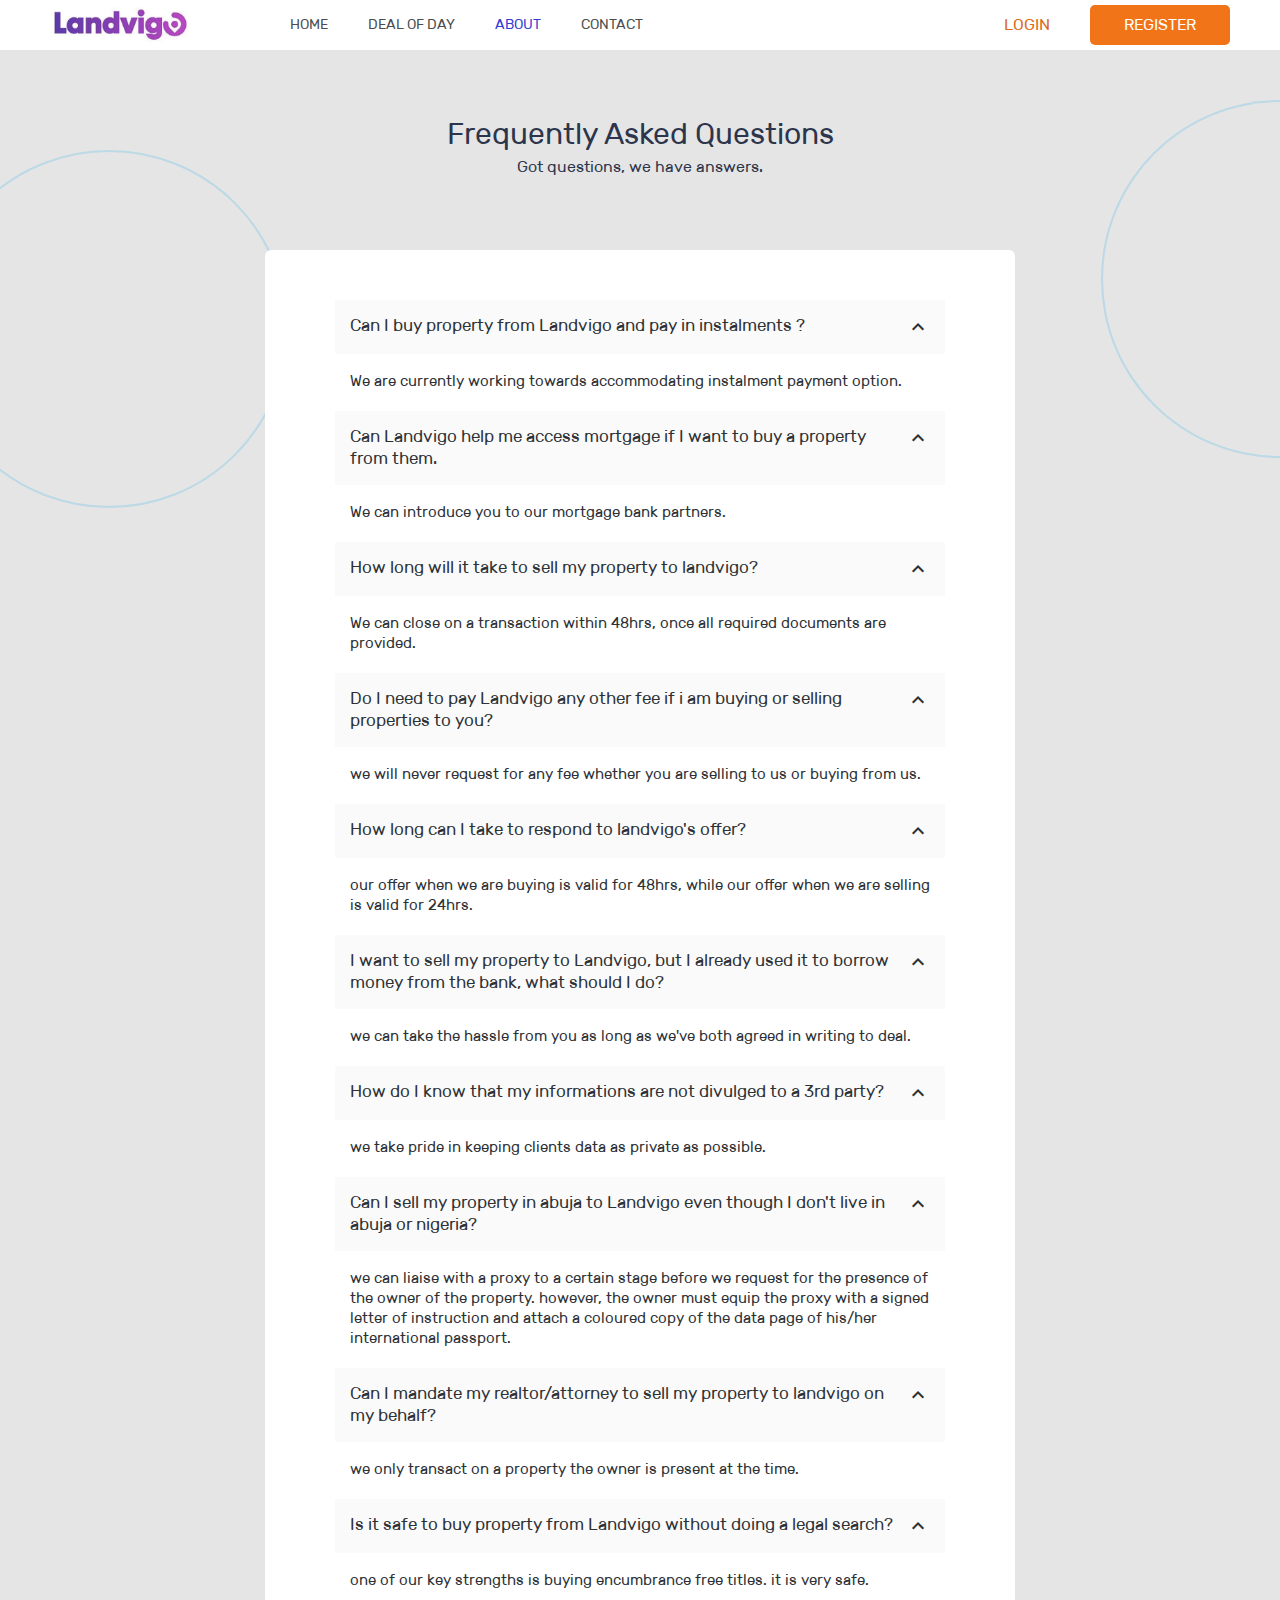
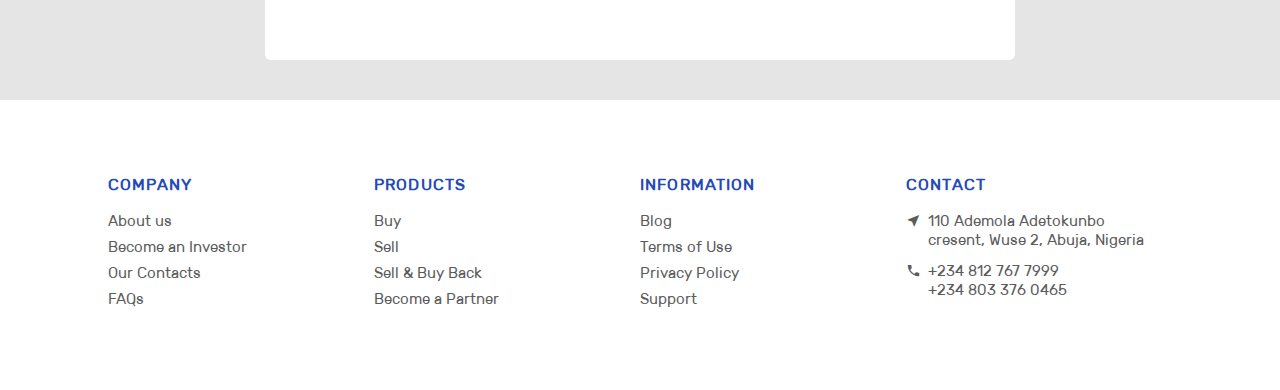
<file: faqs.html>
<!doctype html>
<html lang="en">

<head>
    <meta charset="utf-8">
    <meta name="viewport" content="width=device-width, initial-scale=1">
    <link rel="stylesheet" href="https://maxcdn.bootstrapcdn.com/bootstrap/4.4.1/css/bootstrap.min.css">
    <script src="https://ajax.googleapis.com/ajax/libs/jquery/3.4.1/jquery.min.js"></script>
    <script src="https://cdnjs.cloudflare.com/ajax/libs/popper.js/1.16.0/umd/popper.min.js"></script>
    <script src="https://maxcdn.bootstrapcdn.com/bootstrap/4.4.1/js/bootstrap.min.js"></script>
    <link rel="stylesheet" href="css/faqs.css">
    <link rel="stylesheet" href="https://fonts.googleapis.com/icon?family=Material+Icons">
    <title>FAQs</title>
</head>

<body>


    <!-- START OF HEADER -->
    <div id='header'>
        <div id='navbar'>
            <img style="cursor: pointer;" src='assets/images/logo.jpg' width="140px" onclick="window.location.href='index.html';">
            <div class='nav-item' onclick="window.location.href='index.html'">
                HOME
            </div>
            <div class='nav-item' onclick="window.location.href='deal.html'">
                DEAL OF DAY
            </div>
            <div class='nav-item active' onclick="window.location.href='about.html'">
                ABOUT
            </div>
            <div class='nav-item' onclick="window.location.href='contact.html'">
                CONTACT
            </div>
        </div>
        <div id='right-buttons'>
            <div id='login' onclick="window.location.href='signin.html';">
                LOGIN
            </div>
            <div id='register' onclick="window.location.href='signup.html';">
                REGISTER
            </div>
        </div>
        <i onclick='openMenu()' class='material-icons' id='menu'>menu</i>
    </div>
    <!-- END OF HEADER -->


    <!-- START OF CONTENT -->
    <div class='aesthetic-circle' id='circle1'></div>
    <div class='aesthetic-circle' id='circle2'></div>
    <div id='content'>
        <div id='page-header'>
            Frequently Asked Questions
            <p>Got questions, we have answers.</p>
        </div>
        <div id='faqs'>
            <div class='question-group'>
                <div class='question' href="#question1" data-toggle="collapse" onclick="collapseManager('faqIcon1')">
                    <p>Can I buy property from Landvigo and pay in instalments ?</p>
                    <i id='faqIcon1' class='material-icons'>keyboard_arrow_up</i>
                </div>
                <div class='answer  collapse show' id="question1" class="collapsed">
                    <div class='space'></div>
                    We are currently working towards accommodating instalment payment option.
                    <div class='space'></div>
                </div>
            </div>
            <div class='question-group'>
                <div class='question' href="#question2" data-toggle="collapse" onclick="collapseManager('faqIcon2')">
                    <p>
                        Can Landvigo help me access mortgage if I want to buy a property from them.
                    </p>
                    <i id='faqIcon2' class='material-icons'>keyboard_arrow_up</i>
                </div>
                <div class='answer  collapse show' id="question2" class="collapsed">
                    <div class='space'></div>
                    We can introduce you to our mortgage bank partners.
                    <div class='space'></div>
                </div>
            </div>
            <div class='question-group'>
                <div class='question' href="#question3" data-toggle="collapse" onclick="collapseManager('faqIcon3')">
                    <p>
                        How long will it take to sell my property to landvigo?
                    </p>
                    <i id='faqIcon3' class='material-icons'>keyboard_arrow_up</i>
                </div>
                <div class='answer  collapse show' id="question3" class="collapsed">
                    <div class='space'></div>
                    We can close on a transaction within 48hrs, once all required documents are provided.
                    <div class='space'></div>
                </div>
            </div>
            <div class='question-group'>
                <div class='question' href="#question4" data-toggle="collapse" onclick="collapseManager('faqIcon4')">
                    <p>
                        Do I need to pay Landvigo any other fee if i am buying or selling properties to you?
                    </p>
                    <i id='faqIcon4' class='material-icons'>keyboard_arrow_up</i>
                </div>
                <div class='answer  collapse show' id="question4" class="collapsed">
                    <div class='space'></div>
                    we will never request for any fee whether you are selling to us or buying from us.
                    <div class='space'></div>
                </div>
            </div>
            <div class='question-group'>
                <div class='question' href="#question5" data-toggle="collapse" onclick="collapseManager('faqIcon5')">
                    <p>
                        How long can I take to respond to landvigo's offer?
                    </p>
                    <i id='faqIcon5' class='material-icons'>keyboard_arrow_up</i>
                </div>
                <div class='answer  collapse show' id="question5" class="collapsed">
                    <div class='space'></div>
                    our offer when we are buying is valid for 48hrs, while our offer when we are selling is valid for 24hrs.
                    <div class='space'></div>
                </div>
            </div>
            <div class='question-group'>
                <div class='question' href="#question6" data-toggle="collapse" onclick="collapseManager('faqIcon6')">
                    <p>
                        I want to sell my property to Landvigo, but I already used it to borrow money from the bank, what should I do?
                    </p>
                    <i id='faqIcon6' class='material-icons'>keyboard_arrow_up</i>
                </div>
                <div class='answer  collapse show' id="question6" class="collapsed">
                    <div class='space'></div>
                    we can take the hassle from you as long as we've both agreed in writing to deal.
                    <div class='space'></div>
                </div>
            </div>
            <div class='question-group'>
                <div class='question' href="#question7" data-toggle="collapse" onclick="collapseManager('faqIcon7')">
                    <p>
                        How do I know that my informations are not divulged to a 3rd party?
                    </p>
                    <i id='faqIcon7' class='material-icons'>keyboard_arrow_up</i>
                </div>
                <div class='answer  collapse show' id="question7" class="collapsed">
                    <div class='space'></div>
                    we take pride in keeping clients data as private as possible.
                    <div class='space'></div>
                </div>
            </div>
            <div class='question-group'>
                <div class='question' href="#question8" data-toggle="collapse" onclick="collapseManager('faqIcon8')">
                    <p>
                        Can I sell my property in abuja to Landvigo even though I don't live in abuja or nigeria?
                    </p>
                    <i id='faqIcon8' class='material-icons'>keyboard_arrow_up</i>
                </div>
                <div class='answer  collapse show' id="question8" class="collapsed">
                    <div class='space'></div>
                    we can liaise with a proxy to a certain stage before we request for the presence of the owner of the property. however, the owner must equip the proxy with a signed letter of instruction and attach a coloured copy of the data page of his/her international
                    passport.
                    <div class='space'></div>
                </div>
            </div>
            <div class='question-group'>
                <div class='question' href="#question9" data-toggle="collapse" onclick="collapseManager('faqIcon9')">
                    <p>
                        Can I mandate my realtor/attorney to sell my property to landvigo on my behalf?
                    </p>
                    <i id='faqIcon9' class='material-icons'>keyboard_arrow_up</i>
                </div>
                <div class='answer  collapse show' id="question9" class="collapsed">
                    <div class='space'></div>
                    we only transact on a property the owner is present at the time.
                    <div class='space'></div>
                </div>
            </div>
            <div class='question-group'>
                <div class='question' href="#question10" data-toggle="collapse" onclick="collapseManager('faqIcon10')">
                    <p>
                        Is it safe to buy property from Landvigo without doing a legal search?
                    </p>
                    <i id='faqIcon10' class='material-icons'>keyboard_arrow_up</i>
                </div>
                <div class='answer  collapse show' id="question10" class="collapsed">
                    <div class='space'></div>
                    one of our key strengths is buying encumbrance free titles. it is very safe.
                    <div class='space'></div>
                </div>
            </div>


        </div>
    </div>
    <!-- END OF CONTENT -->


    <!-- START OF FOOTER -->
    <div id='footer'>
        <div class='footer-group'>
            <div class='footer-heading'>
                COMPANY
            </div>
            <div class="footer-text" onclick='window.location.href="about.html"'>
                About us
            </div>
            <div class="footer-text">
                Become an Investor
            </div>
            <div class="footer-text">
                Our Contacts
            </div>
            <div class="footer-text" onclick="window.location.href = 'faqs.html';">
                FAQs
            </div>
        </div>
        <div class='footer-group'>
            <div class='footer-heading'>
                PRODUCTS
            </div>
            <div class='footer-text'>
                Buy
            </div>
            <div class="footer-text">
                Sell
            </div>
            <div class="footer-text">
                Sell & Buy Back
            </div>
            <div class="footer-text">
                Become a Partner
            </div>
        </div>
        <div class='footer-group'>
            <div class='footer-heading'>
                INFORMATION
            </div>
            <div class="footer-text">
                Blog
            </div>
            <div class="footer-text">
                Terms of Use
            </div>
            <div class="footer-text" onclick="window.location.href = 'privacy.html';">
                Privacy Policy
            </div>
            <div class="footer-text">
                Support
            </div>
        </div>
        <div class='footer-group'>
            <div class='footer-heading'>
                CONTACT
            </div>
            <div class='footer-row'>
                <i class='material-icons'>near_me</i>
                <div class="footer-text">
                    110 Ademola Adetokunbo cresent, Wuse 2, Abuja, Nigeria
                </div>
            </div>
            <div class='footer-row'>
                <i class='material-icons'>call</i>
                <div class="footer-text">
                    <p><a href='tel: [+2348127677999]'>+234 812 767 7999</a></p>
                    <p><a href='tel: [+2348033760465]'>+234 803 376 0465</a></p>
                </div>
            </div>

        </div>

    </div>
    <!-- END OF FOOTER -->


    <!-- START OF MENU MODAL -->
    <div id='modal'>
        <div id='modal-content'>
            <i onclick='closeMenu()' id='close-btn' class='material-icons' style="margin-right: 25px; align-self: flex-end;cursor: pointer;">close</i>
            <div onclick='window.location.href="index.html";' class='menu-section '>
                <h2>HOME</h2>
            </div>
            <div onclick='window.location.href="deal.html";' class='menu-section'>
                <h2>DEAL OF THE DAY</h2>
            </div>
            <div onclick='window.location.href="about.html";' class='menu-section active'>
                <h2>ABOUT</h2>
            </div>
            <div onclick='window.location.href="contact.html";' class='menu-section'>
                <h2>CONTACT</h2>
            </div>
            <div id='modal-login' onclick='window.location.href="signin.html";' class='menu-section'>
                <h2>LOGIN</h2>
            </div>
            <div id='modal-register' onclick='window.location.href="signup.html";' class='menu-section'>
                <h2>REGISTER</h2>
            </div>

        </div>
    </div>
    <!-- END OF MENU MODAL -->

</body>

<script src="js/script.js "></script>

</html>
</file>
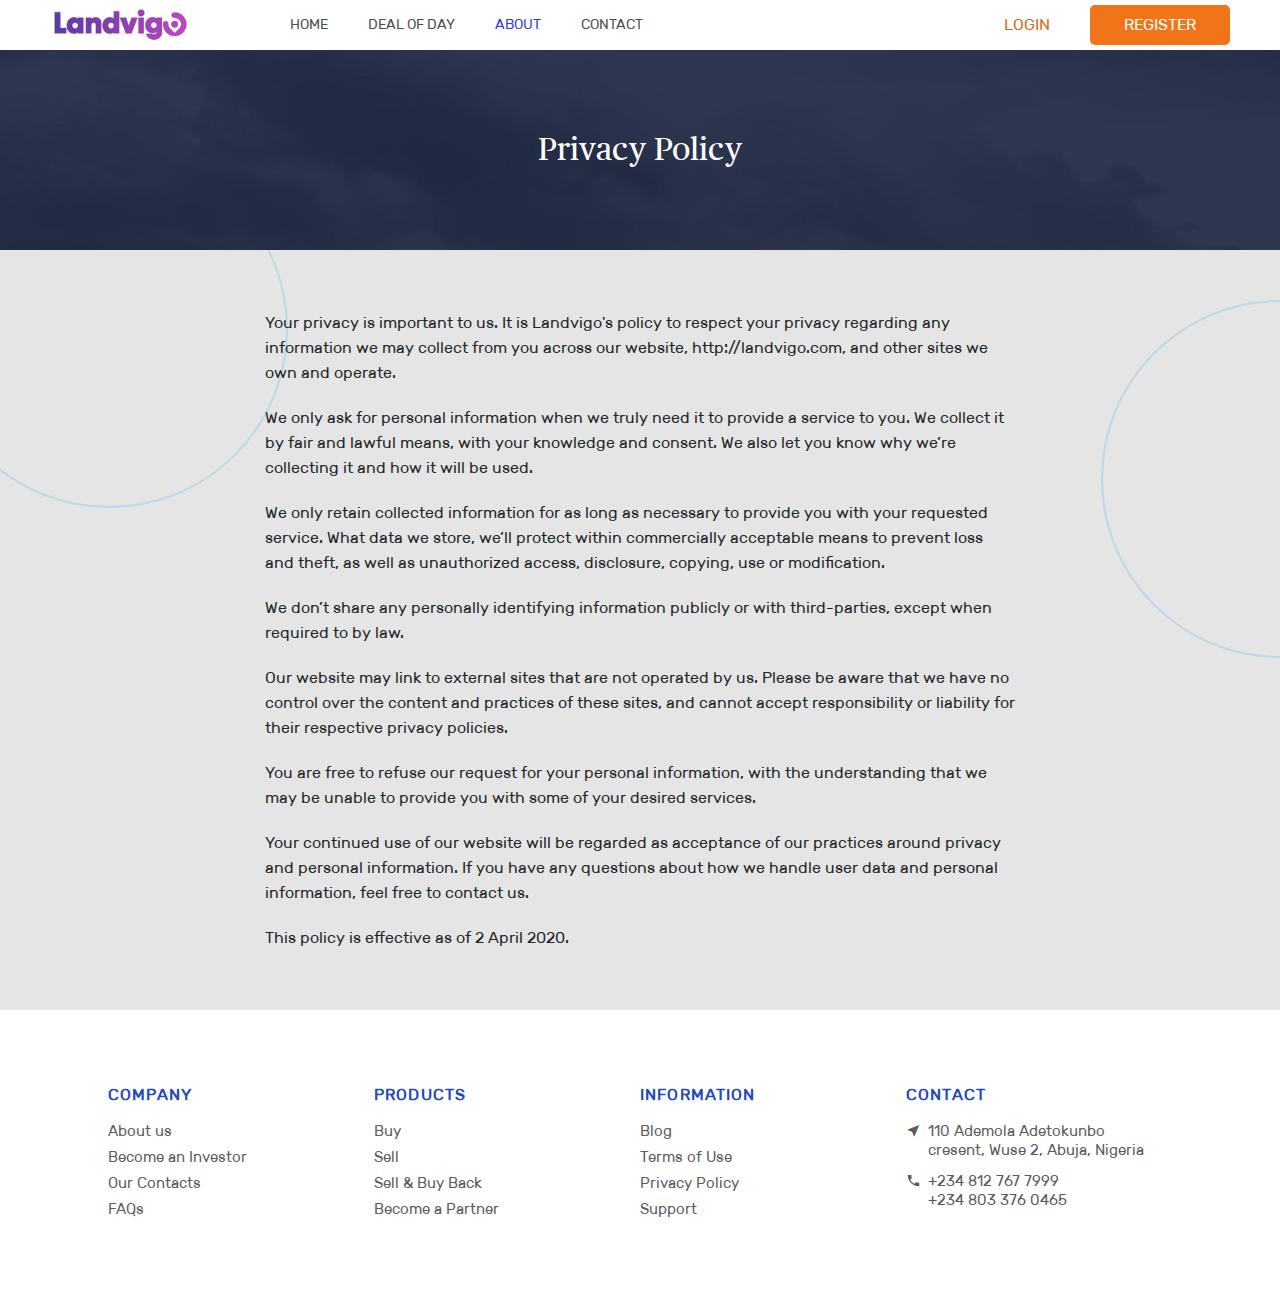
<file: privacy.html>
<!doctype html>
<html lang="en">

<head>
    <meta charset="utf-8">
    <meta name="viewport" content="width=device-width, initial-scale=1">
    <link rel="stylesheet" href="https://maxcdn.bootstrapcdn.com/bootstrap/4.4.1/css/bootstrap.min.css">
    <script src="https://ajax.googleapis.com/ajax/libs/jquery/3.4.1/jquery.min.js"></script>
    <script src="https://cdnjs.cloudflare.com/ajax/libs/popper.js/1.16.0/umd/popper.min.js"></script>
    <script src="https://maxcdn.bootstrapcdn.com/bootstrap/4.4.1/js/bootstrap.min.js"></script>
    <link rel="stylesheet" href="css/privacy.css">
    <link rel="stylesheet" href="https://fonts.googleapis.com/icon?family=Material+Icons">
    <title>Privacy Policy</title>
</head>

<body>


    <!-- START OF HEADER -->
    <div id='header'>
        <div id='navbar'>
            <img style="cursor: pointer;" src='assets/images/logo.jpg' width="140px" onclick="window.location.href='index.html';">
            <div class='nav-item ' onclick="window.location.href='index.html'">
                HOME
            </div>
            <div class='nav-item' onclick="window.location.href='deal.html'">
                DEAL OF DAY
            </div>
            <div class='nav-item active' onclick="window.location.href='about.html'">
                ABOUT
            </div>
            <div class='nav-item' onclick="window.location.href='contact.html'">
                CONTACT
            </div>
        </div>
        <div id='right-buttons'>
            <div id='login' onclick="window.location.href='signin.html';">
                LOGIN
            </div>
            <div id='register' onclick="window.location.href='signup.html';">
                REGISTER
            </div>
        </div>
        <i onclick='openMenu()' class='material-icons' id='menu'>menu</i>
    </div>
    <!-- END OF HEADER -->


    <!-- START OF CONTENT -->
    <div class='aesthetic-circle' id='circle1'></div>
    <div class='aesthetic-circle' id='circle2'></div>
    <div id='content'>
        <div id='page-header'>
            Privacy Policy
        </div>
        <div id='privacy-text'>
            <div class='privacy-para'>
                Your privacy is important to us. It is Landvigo's policy to respect your privacy regarding any information we may collect from you across our website, http://landvigo.com, and other sites we own and operate.
            </div>
            <div class='privacy-para'>
                We only ask for personal information when we truly need it to provide a service to you. We collect it by fair and lawful means, with your knowledge and consent. We also let you know why we’re collecting it and how it will be used.
            </div>
            <div class='privacy-para'>
                We only retain collected information for as long as necessary to provide you with your requested service. What data we store, we’ll protect within commercially acceptable means to prevent loss and theft, as well as unauthorized access, disclosure, copying,
                use or modification.
            </div>
            <div class='privacy-para'>
                We don’t share any personally identifying information publicly or with third-parties, except when required to by law.
            </div>
            <div class='privacy-para'>
                Our website may link to external sites that are not operated by us. Please be aware that we have no control over the content and practices of these sites, and cannot accept responsibility or liability for their respective privacy policies.
            </div>
            <div class='privacy-para'>
                You are free to refuse our request for your personal information, with the understanding that we may be unable to provide you with some of your desired services.
            </div>
            <div class='privacy-para'>
                Your continued use of our website will be regarded as acceptance of our practices around privacy and personal information. If you have any questions about how we handle user data and personal information, feel free to contact us.
            </div>
            <div class='privacy-para'>
                This policy is effective as of 2 April 2020.
            </div>



        </div>
    </div>
    <!-- END OF CONTENT -->

    <!-- START OF FOOTER -->
    <div id='footer'>
        <div class='footer-group'>
            <div class='footer-heading'>
                COMPANY
            </div>
            <div class="footer-text" onclick='window.location.href="about.html"'>
                About us
            </div>
            <div class="footer-text">
                Become an Investor
            </div>
            <div class="footer-text">
                Our Contacts
            </div>
            <div class="footer-text" onclick="window.location.href = 'faqs.html';">
                FAQs
            </div>
        </div>
        <div class='footer-group'>
            <div class='footer-heading'>
                PRODUCTS
            </div>
            <div class='footer-text'>
                Buy
            </div>
            <div class="footer-text">
                Sell
            </div>
            <div class="footer-text">
                Sell & Buy Back
            </div>
            <div class="footer-text">
                Become a Partner
            </div>
        </div>
        <div class='footer-group'>
            <div class='footer-heading'>
                INFORMATION
            </div>
            <div class="footer-text">
                Blog
            </div>
            <div class="footer-text">
                Terms of Use
            </div>
            <div class="footer-text" onclick="window.location.href = 'privacy.html';">
                Privacy Policy
            </div>
            <div class="footer-text">
                Support
            </div>
        </div>
        <div class='footer-group'>
            <div class='footer-heading'>
                CONTACT
            </div>
            <div class='footer-row'>
                <i class='material-icons'>near_me</i>
                <div class="footer-text">
                    110 Ademola Adetokunbo cresent, Wuse 2, Abuja, Nigeria
                </div>
            </div>
            <div class='footer-row'>
                <i class='material-icons'>call</i>
                <div class="footer-text">
                    <p><a href='tel: [+2348127677999]'>+234 812 767 7999</a></p>
                    <p><a href='tel: [+2348033760465]'>+234 803 376 0465</a></p>
                </div>
            </div>

        </div>

    </div>
    <!-- END OF FOOTER -->


    <!-- START OF MENU MODAL -->
    <div id='modal'>
        <div id='modal-content'>
            <i onclick='closeMenu()' id='close-btn' class='material-icons' style="margin-right: 25px; align-self: flex-end;cursor: pointer;">close</i>
            <div onclick='window.location.href="index.html";' class='menu-section '>
                <h2>HOME</h2>
            </div>
            <div onclick='window.location.href="deal.html";' class='menu-section'>
                <h2>DEAL OF THE DAY</h2>
            </div>
            <div onclick='window.location.href="about.html";' class='menu-section active'>
                <h2>ABOUT</h2>
            </div>
            <div onclick='window.location.href="contact.html";' class='menu-section'>
                <h2>CONTACT</h2>
            </div>
            <div id='modal-login' onclick='window.location.href="signin.html";' class='menu-section'>
                <h2>LOGIN</h2>
            </div>
            <div id='modal-register' onclick='window.location.href="signup.html";' class='menu-section'>
                <h2>REGISTER</h2>
            </div>

        </div>
    </div>
    <!-- END OF MENU MODAL -->

</body>

<script src="js/script.js "></script>

</html>
</file>
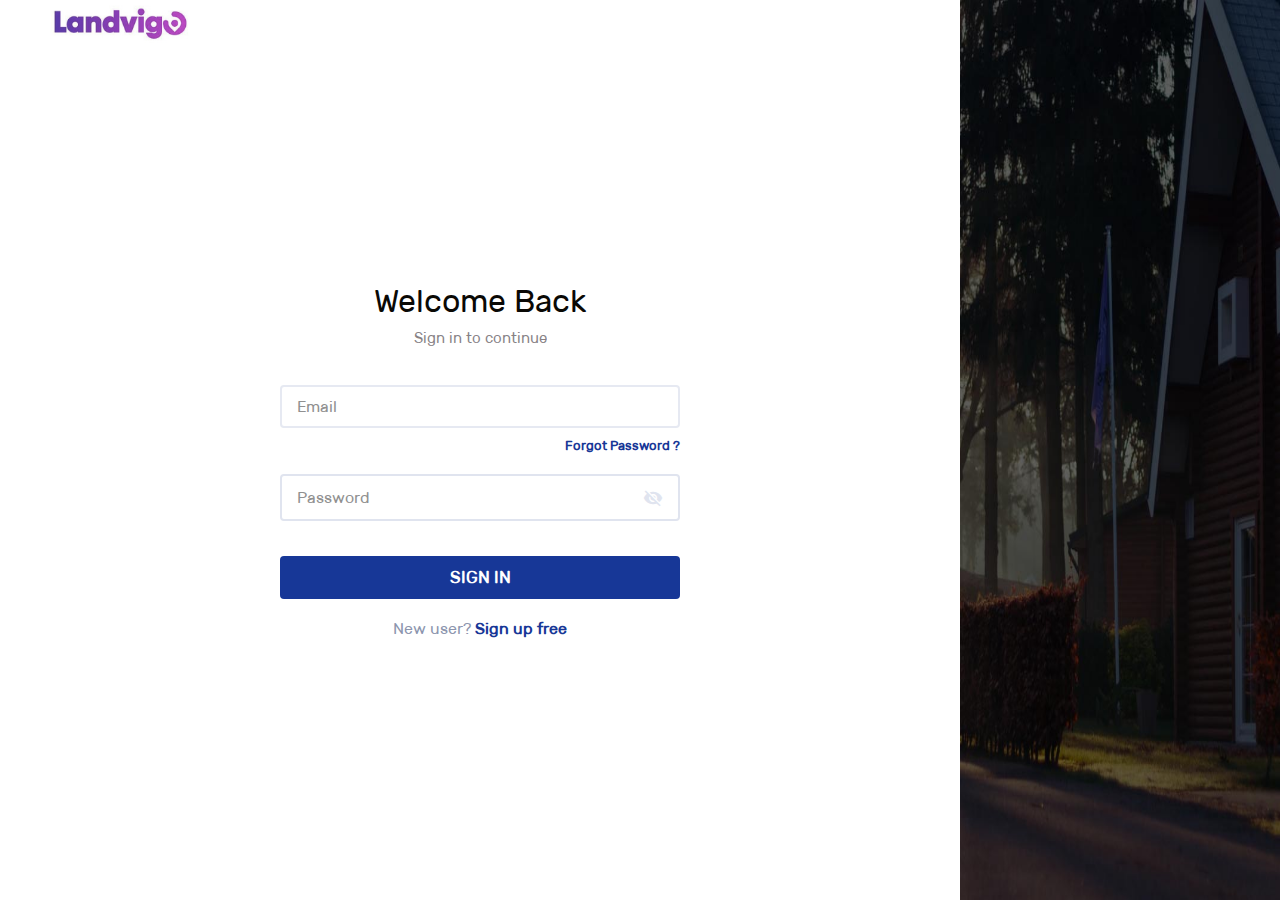
<file: signin.html>
<!doctype html>
<html lang="en">

<head>
    <meta charset="utf-8">
    <meta name="viewport" content="width=device-width, initial-scale=1">
    <link rel="stylesheet" href="https://maxcdn.bootstrapcdn.com/bootstrap/4.4.1/css/bootstrap.min.css">
    <script src="https://ajax.googleapis.com/ajax/libs/jquery/3.4.1/jquery.min.js"></script>
    <script src="https://cdnjs.cloudflare.com/ajax/libs/popper.js/1.16.0/umd/popper.min.js"></script>
    <script src="https://maxcdn.bootstrapcdn.com/bootstrap/4.4.1/js/bootstrap.min.js"></script>
    <link rel="stylesheet" href="css/signin.css">
    <link rel="stylesheet" href="https://fonts.googleapis.com/icon?family=Material+Icons">
    <title>Sign In</title>
</head>

<body>

    <div id='page-content'>
        <!-- START OF HEADER -->
        <div id='header'>
            <div id='navbar'>
                <img style="cursor: pointer;" src='assets/images/logo.jpg' width="140px" onclick="window.location.href='index.html';">
            </div>
        </div>
        <!-- END OF HEADER -->


        <!-- START OF CONTENT -->
        <div id='content'>
            <h2>Welcome Back</h2>
            <h6>Sign in to continue</h6>
            <input type="email" id='email' placeholder="Email">
            <div class='forgot'>
                Forgot Password ?
            </div>
            <div id='password-field'>
                <input type="password" id='password' placeholder="Password">
                <i class="material-icons">visibility_off</i>
            </div>
            <div class='primary-btn'>
                SIGN IN
            </div>
            <p>New user? <b onclick="window.location.href='signup.html'">Sign up free</b></p>

        </div>
        <!-- END OF CONTENT -->

    </div>
    <img id='dec-img' src='assets/images/signin.jpg'>
</body>

<script src="js/script.js"></script>

</html>
</file>
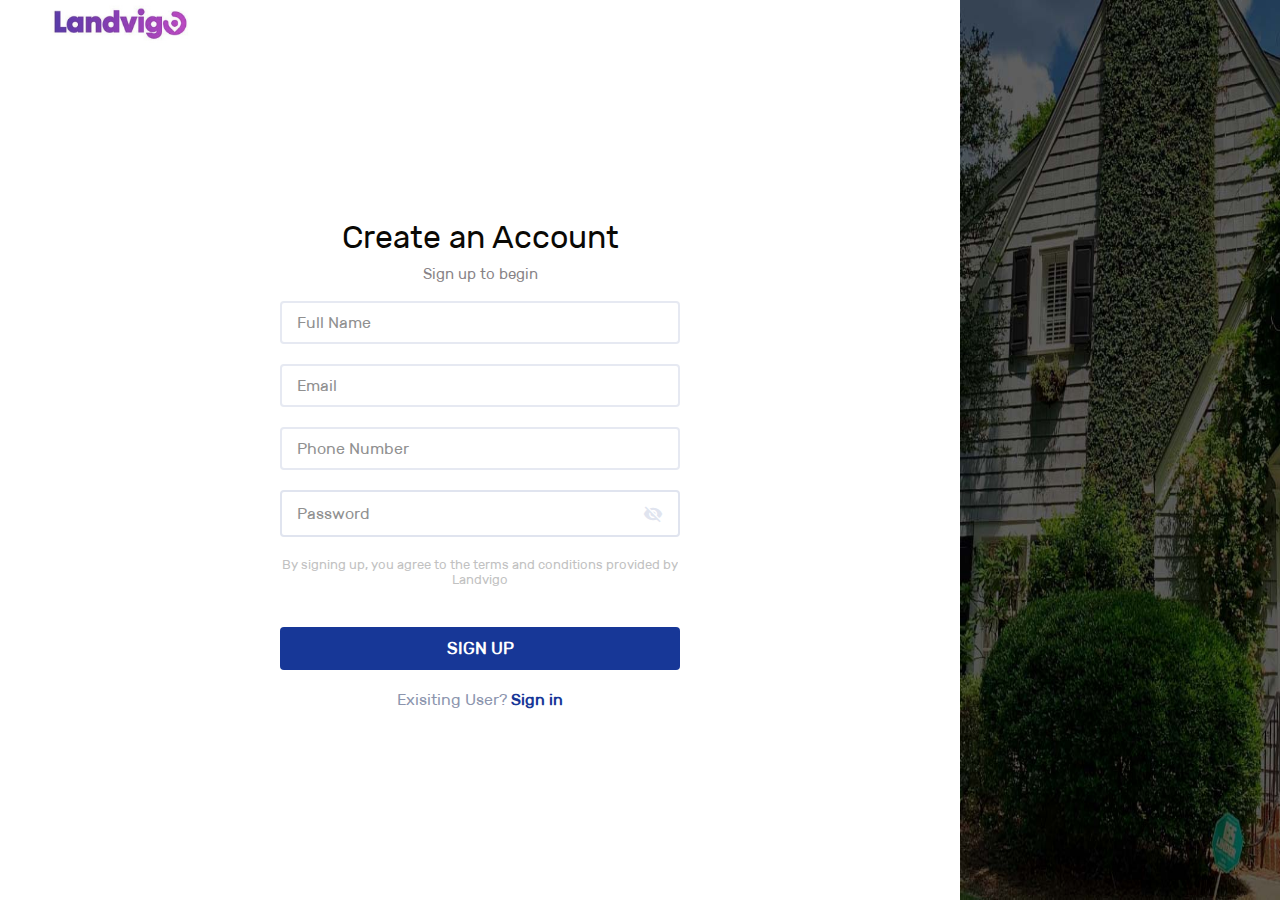
<file: signup.html>
<!doctype html>
<html lang="en">

<head>
    <meta charset="utf-8">
    <meta name="viewport" content="width=device-width, initial-scale=1">
    <link rel="stylesheet" href="https://maxcdn.bootstrapcdn.com/bootstrap/4.4.1/css/bootstrap.min.css">
    <script src="https://ajax.googleapis.com/ajax/libs/jquery/3.4.1/jquery.min.js"></script>
    <script src="https://cdnjs.cloudflare.com/ajax/libs/popper.js/1.16.0/umd/popper.min.js"></script>
    <script src="https://maxcdn.bootstrapcdn.com/bootstrap/4.4.1/js/bootstrap.min.js"></script>
    <link rel="stylesheet" href="css/signup.css">
    <link rel="stylesheet" href="https://fonts.googleapis.com/icon?family=Material+Icons">
    <title>Sign Up</title>
</head>

<body>

    <div id='page-content'>
        <!-- START OF HEADER -->
        <div id='header'>
            <div id='navbar'>
                <img style="cursor: pointer;" src='assets/images/logo.jpg' width="140px" onclick="window.location.href='index.html';">
            </div>
        </div>
        <!-- END OF HEADER -->


        <!-- START OF CONTENT -->
        <div id='content'>
            <h2>Create an Account</h2>
            <h6>Sign up to begin</h6>
            <input type="text" id='name' placeholder="Full Name">
            <input type="email" id='email' placeholder="Email">
            <input type="tel" id='tel' placeholder="Phone Number">
            <div id='password-field'>
                <input type="password" id='password' placeholder="Password">
                <i class="material-icons">visibility_off</i>
            </div>
            <div class='terms'>By signing up, you agree to the terms and conditions provided by Landvigo</div>
            <div class='primary-btn'>
                SIGN UP
            </div>
            <p>Exisiting User? <b onclick="window.location.href='signin.html'">Sign in</b></p>

        </div>
        <!-- END OF CONTENT -->

    </div>
    <img id='dec-img' src='assets/images/signup.jpg'>
</body>

<script src="js/script.js"></script>

</html>
</file>
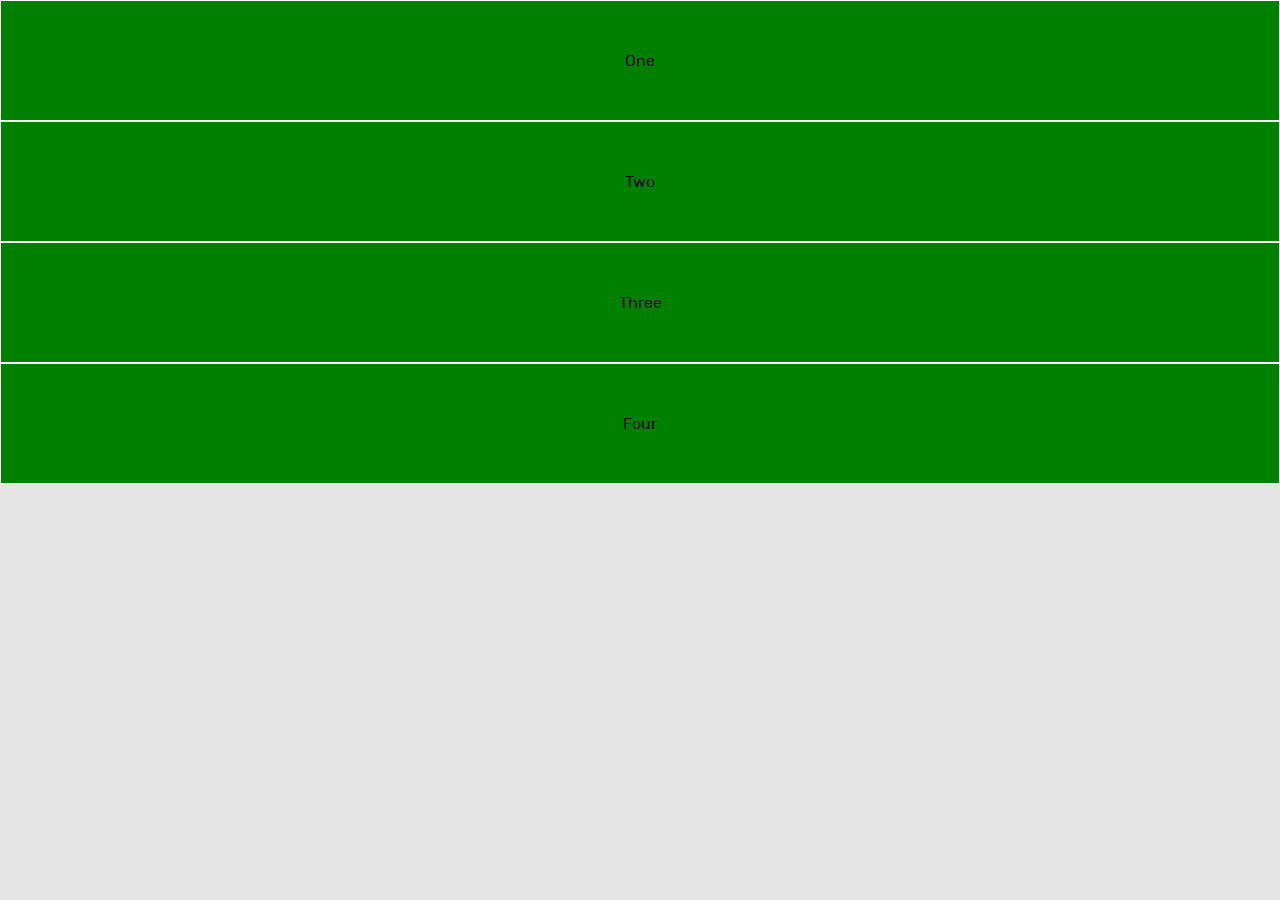
<file: test.html>
<!doctype html>
<html lang="en">

<head>
    <meta charset="utf-8">
    <meta name="viewport" content="width=device-width, initial-scale=1, shrink-to-fit=no">
    <link rel="stylesheet" href="css/style.css">
    <title>Home</title>
</head>
<style>
    .container-fluid {
        background-color: red;
    }
    
    .row {
        background-color: blue;
        display: flex;
        justify-content: center;
        align-items: center;
    }
    
    .col-md-3 {
        background-color: green;
        padding: 50px 0px;
        display: flex;
        justify-content: center;
        align-items: center;
        border: 1px solid white;
    }
</style>

<body>




    <div class='container-fluid'>
        <div class="row-md-6">
            <div class="col-md-3">One</div>
            <div class="col-md-3">Two</div>
        </div>
        <div class="row-md-6">
            <div class="col-md-3">Three</div>
            <div class="col-md-3">Four</div>
        </div>

    </div>
    </div>




</body>

</html>
</file>
<file: css/style.css>
@font-face {
                font-family: "Rubik";
                src: url('../assets/fonts/Rubik.ttf');
            }
            
            @font-face {
                font-family: "Publico";
                src: url('../assets/fonts/Publico.ttf');
            }
            
            * {
                font-family: Rubik;
                font-style: normal;
                font-weight: normal;
                margin: 0px;
                padding: 0px;
                box-sizing: border-box;
            }
            
             :root {
                --padding: 5px 50px;
            }
            
            select {
                -moz-appearance: none;
                -webkit-appearance: none;
            }
            
            select::-ms-expand {
                display: none;
            }
            
            input:-webkit-autofill,
            input:-webkit-autofill:hover,
            input:-webkit-autofill:focus,
            input:-webkit-autofill:active {
                -webkit-animation: autofill 0s forwards;
                animation: autofill 0s forwards;
            }
            
            @keyframes autofill {
                100% {
                    background: transparent;
                    color: inherit;
                }
            }
            
            @-webkit-keyframes autofill {
                100% {
                    background: transparent;
                    color: inherit;
                }
            }
            
            body {
                background-color: #E5E5E5;
                width: 100%;
                height: 100%;
                position: relative;
            }
            /*
            
            START OF HEADER 
            
            */
            
            #header {
                width: 100%;
                height: max-content;
                background-color: #FFF;
                padding: var(--padding);
                display: flex;
                align-items: center;
                justify-content: space-between;
                z-index: +5;
            }
            
            #header #navbar {
                display: flex;
                align-items: center;
            }
            
            #header #navbar img {
                margin-right: 80px;
            }
            
            #header #navbar .nav-item {
                font-size: 14px;
                line-height: 17px;
                color: #4B4D4F;
                cursor: pointer;
                margin: 0px 20px;
            }
            
            #header #navbar .active {
                color: #323BD3;
            }
            
            #header #right-buttons {
                display: flex;
                align-items: center;
            }
            
            #header #right-buttons #login {
                margin-right: 40px;
                color: #DC6814;
                cursor: pointer;
            }
            
            #header #right-buttons #login:hover {
                color: #F3862A;
            }
            
            #header #right-buttons #register {
                display: flex;
                align-items: center;
                justify-content: center;
                width: 140px;
                height: 40px;
                background-color: #F17419;
                border-radius: 5px;
                color: #fff;
                cursor: pointer;
            }
            
            #header #right-buttons #register:hover {
                background-color: #F3862A;
            }
            
            #header #menu {
                width: 30px;
                height: 30px;
                font-size: 24px;
                background-color: #FFF;
                border-radius: 50%;
                display: flex;
                align-items: center;
                justify-content: center;
                color: #202020;
                cursor: pointer;
                z-index: +1;
                display: none;
            }
            
            @media (max-width: 1000px) {
                #header #navbar img {
                    margin-right: 15px
                }
                #header #navbar .nav-item {
                    margin: 0px 7px;
                }
            }
            
            @media (max-width: 825px) {
                 :root {
                    --padding: 5px 25px;
                }
            }
            
            @media (max-width: 825px) {
                #header {
                    background-color: transparent;
                    position: absolute;
                }
                #header #navbar .nav-item {
                    display: none;
                }
                #header #right-buttons {
                    display: none;
                }
                #header #navbar img {
                    width: 15vw;
                    min-width: 90px;
                }
                #header #menu {
                    display: flex;
                }
            }
            /*
            
            END OF HEADER 
            
            */
            
            #content {
                width: 100%;
                height: max-content;
                background-color: #E5E5E5;
                padding-bottom: 0px;
            }
            
            #content #quotation {
                display: flex;
                width: 100%;
                position: relative;
                justify-content: center;
                align-items: center;
                min-height: 250px;
            }
            
            #content #quotation #quotation-content {
                left: 0px;
                position: absolute;
                width: 100%;
                height: 100%;
                padding: 0px 100px;
                display: flex;
                justify-content: space-between;
                align-items: center;
            }
            
            #content #quotation #quotation-content #quote-text {
                color: white;
                margin-top: -90px;
                width: 350px;
            }
            
            #content #quotation #quotation-content #quote-text h3 {
                font-family: Publico;
                font-weight: 500;
                font-size: 30px;
                line-height: 40px;
            }
            
            #content #quotation #quotation-content #quote-text p {
                font-size: 17px;
                line-height: 22px;
                color: #FFFFFF;
                opacity: 0.7;
            }
            
            #content #quotation #quotation-content #quote-form {
                padding: 50px 30px;
                background-color: rgba(0, 0, 0, 0.4);
                border-radius: 20px;
                width: 400px;
                box-sizing: content-box;
                display: flex;
                flex-direction: column;
                justify-content: center;
            }
            
            #content #quotation #quotation-content #quote-form h5 {
                font-weight: 500;
                font-size: 19.5px;
                color: #FFF;
                margin: 0px 0px;
            }
            
            #content #quotation #quotation-content #quote-form p {
                font-family: Rubik;
                font-style: normal;
                font-weight: normal;
                font-size: 14px;
                line-height: 20px;
                color: #E2E0DF;
                margin: 0px 0px;
                margin-bottom: 15px;
            }
            
            #content #quotation #quotation-content #quote-form .form-row {
                width: 100%;
                height: 45px;
                border-radius: 4px;
                margin: 5px 0px;
                display: flex;
                justify-content: space-between;
                align-items: center;
            }
            
            #content #quotation #quotation-content #quote-form .form-row .form-group {
                width: 47.5%;
                background-color: #fff;
                border-radius: 4px;
                height: 45px;
                display: flex;
                flex-direction: column;
                padding: 2px 7px;
                position: relative;
            }
            
            #content #quotation #quotation-content #quote-form .form-row .select-group {
                width: 47.5%;
                border-radius: 4px;
                height: 45px;
                display: flex;
                flex-direction: row;
                position: relative;
            }
            
            #content #quotation #quotation-content #quote-form .form-row .select-group .select-form-group {
                width: 100%;
                background-color: #fff;
                border-radius: 4px;
                height: 45px;
                display: flex;
                padding: 2px 7px;
                flex-direction: column;
                position: absolute;
                top: 0px;
            }
            
            #content #quotation #quotation-content #quote-form .form-row .select-group i {
                font-size: 16px;
                position: absolute;
                right: 5px;
                margin: 13px 0px;
            }
            
            #content #quotation #quotation-content #quote-form .form-row .form-group label {
                font-size: 13px;
                line-height: 17px;
                color: #9B9B9B;
                height: 41px;
                display: flex;
                align-items: center;
                margin-bottom: 1px;
                z-index: +1;
                position: absolute;
            }
            
            #content #quotation #quotation-content #quote-form .form-row .form-group input {
                height: 25.5px;
                border: none;
                outline: none;
                font-size: 16px;
                line-height: 19px;
                color: #232628;
                top: 12.5px;
                position: relative;
                z-index: +1;
                background-color: transparent !important;
            }
            
            #content #quotation #quotation-content #quote-form .form-row .select-group .select-form-group label {
                font-size: 13px;
                line-height: 17px;
                color: #9B9B9B;
                height: 17.5px;
                width: 100%;
                display: flex;
                align-items: center;
                margin-bottom: 1px;
                z-index: +1;
                position: absolute;
            }
            
            #content #quotation #quotation-content #quote-form .form-row .select-group .select-form-group select {
                height: 25.5px;
                border: none;
                outline: none;
                font-size: 16px;
                line-height: 19px;
                color: #232628;
                top: 15px;
                position: relative;
                z-index: +1;
                background-color: transparent;
            }
            
            #content #quotation #quotation-content #quote-form .quote-button {
                width: 100%;
                height: 45px;
                border-radius: 4px;
                margin: 5px 0px;
                background-color: #173797;
                font-weight: 500;
                font-size: 17px;
                color: #FFFFFF;
                display: flex;
                align-items: center;
                justify-content: center;
                cursor: pointer;
            }
            
            #content #quotation #quotation-content #quote-form .quote-button:hover {
                background-color: #2949A9;
            }
            
            #content #quotation #quotation-content #quote-form .terms {
                font-size: 12px;
                line-height: 16px;
                text-align: center;
                color: #999999;
                opacity: 0.6;
            }
            
            @keyframes fadeUp {
                from {
                    height: 41px;
                }
                to {
                    height: 17.5px;
                }
            }
            
            @keyframes fadeDown {
                from {
                    height: 17.5px;
                }
                to {
                    height: 41px;
                }
            }
            
            #content #steps {
                display: flex;
                flex-direction: column;
                align-items: center;
                padding-top: 75px;
                background-color: #FAFAFA;
            }
            
            #content #steps #steps-heading {
                font-family: Publico;
                font-style: normal;
                font-weight: 500;
                font-size: 27px;
                line-height: 28px;
                text-align: center;
                color: #254AB7;
                width: 450px;
                margin-bottom: 10px;
            }
            
            #content #steps #steps-para {
                font-size: 16px;
                line-height: 20px;
                text-align: center;
                color: #999999;
                width: 450px;
            }
            
            #content #steps #steps-row {
                width: 70%;
                margin: 40px 0px;
                display: flex;
                align-items: start;
                justify-content: space-around;
            }
            
            #content #steps #steps-row img {
                height: 85px;
                width: 85px;
                margin: 10px 0px;
            }
            
            #content #steps #steps-row .step-item {
                display: flex;
                flex-direction: column;
                align-items: start;
                justify-content: start;
                width: 30%;
                max-width: 300px;
            }
            
            #content #steps #steps-row .step-item step {
                font-size: 14px;
                line-height: 30px;
                color: #254AB7;
                opacity: 0.4;
            }
            
            #content #steps #steps-row .step-item h5 {
                font-family: Publico;
                font-style: normal;
                font-weight: 500;
                font-size: 20px;
                line-height: 30px;
                color: #2C2E30;
            }
            
            #content #steps #steps-row .step-item p {
                font-size: 16px;
                line-height: 20px;
                color: #999999;
                margin: 2px;
            }
            
            #content #steps #steps-row .arrow {
                height: 90px;
                width: 30px;
                margin-right: 15px;
            }
            
            #content #steps #get-started-button {
                display: flex;
                align-items: center;
                justify-content: space-between;
                width: 190px;
                height: 45px;
                padding: 0px 15px;
                background-color: #F17419;
                border-radius: 5px;
                cursor: pointer;
                margin-bottom: 25px;
            }
            
            #content #steps #get-started-button:hover {
                background-color: #F3862A;
            }
            
            #content #steps #get-started-button p {
                font-weight: bold;
                font-size: 15px;
                line-height: 18px;
                margin: 0px;
                letter-spacing: 2px;
                color: #FFFFFF;
            }
            
            #content #steps #get-started-button i {
                font-size: 14px;
                font-weight: normal;
                color: #fff;
            }
            
            #content #steps #partner {
                margin-top: 40px;
                width: 75%;
                padding: 40px 25px;
                background: #EFF1F5;
                border-top-left-radius: 10px;
                border-top-right-radius: 10px;
                display: flex;
                align-items: flex-start;
                justify-content: center;
            }
            
            #content #steps #partner .partner-item {
                display: flex;
                align-items: flex-start;
                justify-content: flex-start;
                width: 50%;
                margin-right: 10px;
            }
            
            #content #steps #partner .partner-item .ellipse {
                width: 50px;
                height: 50px;
                border-radius: 25px;
                background-color: #F17419;
                color: #FFF;
                font-size: 30px;
                display: flex;
                align-items: center;
                justify-content: center;
                margin-right: 15px;
            }
            
            #content #steps #partner .partner-item .item-text {
                margin-top: 10px;
                display: flex;
                flex-direction: column;
                flex: 1;
            }
            
            #content #steps #partner .partner-item .item-text .item-heading {
                font-weight: bold;
                font-size: 23px;
                line-height: 33px;
                color: #071226;
            }
            
            #content #steps #partner .partner-item .item-text .item-para {
                font-size: 18px;
                line-height: 22px;
                margin: 0px;
                color: #071226;
                height: 110px;
                display: flex;
                align-items: center;
            }
            
            #content #steps #partner .partner-item .continue {
                display: flex;
                align-items: center;
                justify-content: space-between;
                width: 75%;
                height: 45px;
                padding: 0px 15px;
                border: 2px solid #173797;
                background-color: transparent;
                border-radius: 4px;
                cursor: pointer;
            }
            
            #content #steps #partner .partner-item .continue p {
                font-weight: bold;
                font-size: 14px;
                line-height: 18px;
                margin: 0px;
                letter-spacing: 2px;
                color: #173797;
            }
            
            #content #steps #partner .partner-item .continue i {
                font-size: 14px;
                font-weight: normal;
                color: #173797;
            }
            
            #content #reasons {
                display: flex;
                align-items: start;
                justify-content: space-around;
                padding: 125px 0px;
                background-color: #173797;
                position: relative;
            }
            
            #content #reasons .aesthetic-circle {
                position: absolute;
                z-index: +1;
                width: 14vw;
                max-width: 180px;
                min-width: 100px;
                height: 28vw;
                max-height: 390px;
                min-height: 200px;
                border: 2px solid #17AAEB;
                background-color: transparent;
                opacity: 0.2;
            }
            
            #content #reasons #circle1 {
                top: -100px;
                left: 0px;
                border-left: none;
                border-top-right-radius: 200px;
                border-bottom-right-radius: 200px;
            }
            
            #content #reasons #circle2 {
                top: 310px;
                left: 0px;
                border-left: none;
                border-top-right-radius: 200px;
                border-bottom-right-radius: 200px;
            }
            
            #content #reasons #circle3 {
                top: -150px;
                right: 0px;
                border-right: none;
                border-top-left-radius: 200px;
                border-bottom-left-radius: 200px;
            }
            
            #content #reasons #reasons-heading {
                font-family: Publico;
                font-weight: 500;
                font-size: 30px;
                line-height: 47px;
                width: 240px;
                color: #FAFAFA;
            }
            
            #content #reasons #reason-group {
                display: flex;
                align-items: start;
                margin-top: 10px;
            }
            
            #content #reasons #reason-group .reason-items {
                display: flex;
                flex-direction: column;
                flex: 1;
                margin-right: 10px;
            }
            
            #content #reasons #reason-group .reason-items .reason-item {
                display: flex;
                margin-bottom: 50px;
                width: 280px;
            }
            
            #content #reasons #reason-group .reason-items .reason-item .reason-number {
                width: 35px;
                height: 35px;
                font-weight: 500;
                font-size: 13px;
                display: flex;
                align-items: center;
                justify-content: center;
                color: #FAFAFA;
                background-color: #17B4E6;
                border-radius: 50%;
                margin-right: 10px;
            }
            
            #content #reasons #reason-group .reason-items .reason-item .reason-text {
                display: flex;
                flex-direction: column;
                flex: 1;
            }
            
            #content #reasons #reason-group .reason-items .reason-item .reason-text .reason-heading {
                font-family: Publico;
                font-style: normal;
                font-weight: 500;
                font-size: 18px;
                line-height: 24px;
                color: #FAFAFA;
                margin-bottom: 10px;
            }
            
            #content #reasons #reason-group .reason-items .reason-item .reason-text .reason-para {
                font-size: 14px;
                line-height: 20px;
                color: #DCDEF4;
            }
            
            #content #testimonials {
                margin-top: 30px;
                display: flex;
                flex-direction: column;
                align-items: center;
                padding: 75px 0px;
                background-color: #FFF;
            }
            
            #content #testimonials h6 {
                font-size: 14px;
                line-height: 17px;
                letter-spacing: 2px;
                color: #8C8C8C;
            }
            
            #content #testimonials h2 {
                font-family: Publico;
                font-weight: 600;
                font-size: 32px;
                line-height: 40px;
                text-align: center;
                color: #254AB7;
                margin-bottom: 35px;
            }
            
            #content #testimonials #testimonials-carousel {
                margin-top: 40px;
                width: 90%;
                display: flex;
                align-items: start;
                justify-content: space-between;
            }
            
            #content #testimonials #testimonials-carousel .carousel-inner {
                width: calc(90% - 200px);
            }
            
            #content #testimonials #testimonials-carousel .carousel-inner p {
                font-size: 19px;
                line-height: 24px;
                text-align: center;
                color: #5E6680;
                text-align: center;
            }
            
            #content #testimonials #testimonials-carousel .carousel-inner .name {
                margin-top: 45px;
                font-weight: bold;
                font-size: 19px;
                line-height: 40px;
                text-align: center;
                color: #5E6680;
            }
            
            #content #testimonials #testimonials-carousel .carousel-inner .action {
                font-size: 14px;
                line-height: 25px;
                text-align: center;
                color: #5E6680;
            }
            
            #content #testimonials #testimonials-carousel i {
                color: #254AB7;
                font-size: 30px;
                background-color: #FFF;
                width: 60px;
                height: 60px;
                border-radius: 50%;
                display: flex;
                align-items: center;
                justify-content: center;
                box-shadow: 10px 20px 60px rgba(0, 0, 0, 0.1);
                margin: 0px 15px;
                position: relative;
                top: 10px;
                cursor: pointer;
            }
            
            #content #faqs {
                display: flex;
                flex-direction: column;
                align-items: center;
                padding: 75px 0px;
                background-color: #F4F7FF;
            }
            
            #content #faqs h6 {
                font-size: 14px;
                line-height: 17px;
                letter-spacing: 2px;
                color: #8C8C8C;
            }
            
            #content #faqs h2 {
                font-family: Publico;
                font-weight: 500;
                font-size: 32px;
                line-height: 40px;
                text-align: center;
                color: #254AB7;
                margin-bottom: 25px;
            }
            
            h4 {
                margin-top: 30px;
                display: flex;
                align-items: center;
                font-size: 19px;
                line-height: 25px;
                color: #254AB7;
                cursor: pointer;
            }
            
            #content #faqs .question-group {
                display: flex;
                flex-direction: column;
                width: 90%;
                max-width: 600px;
                margin-bottom: 15px;
            }
            
            #content #faqs .question-group .question {
                background-color: #fff;
                width: 100%;
                font-size: 17px;
                line-height: 22px;
                font-weight: 600;
                color: #2D3136;
                padding: 15px 7%;
                cursor: pointer;
                display: flex;
                justify-content: space-between;
                align-items: flex-start;
            }
            
            #content #faqs .question-group .question p {
                margin: 0px;
            }
            
            #content #faqs .question-group .answer {
                margin-top: 2px;
                background-color: #FAFAFA;
                width: 100%;
                font-size: 15px;
                line-height: 20px;
                color: #434343;
                padding: 0px 7%;
            }
            
            #content #faqs .question-group .space {
                height: 15px;
                width: 100%;
            }
            
            @media (max-width: 990px) {
                #content #quotation #quotation-content {
                    padding: 0px 25px;
                }
                #content #quotation #quotation-content #quote-form {
                    padding: 25px 15px;
                }
            }
            
            @media (max-width: 900px) {
                #content #reasons {
                    flex-direction: column;
                    align-items: center;
                    padding: 25px 0px;
                    /* justify-content: space-around; */
                }
                #content #reasons #reasons-heading {
                    width: 95%;
                    margin-bottom: 10px;
                    text-align: center;
                }
                #content #reasons #reason-group {
                    flex-direction: column;
                }
                #content #reasons #reason-group .reason-items {
                    flex-direction: row;
                    justify-content: center;
                }
                #content #reasons #reason-group .reason-items .reason-item {
                    width: 49%;
                }
            }
            
            @media (max-width: 870px) {
                #content #steps #partner {
                    margin-top: 20px;
                    width: 100%;
                    padding: 15px 5px 15px 15px;
                    justify-content: space-around;
                }
            }
            
            @media (max-width: 825px) {
                #content #quotation #quotation-content #quote-form {
                    padding: 10px 25px;
                    background-color: rgba(0, 0, 0, 0.4);
                    border-radius: 20px;
                    width: 400px;
                    box-sizing: content-box;
                    display: none;
                    flex-direction: column;
                    justify-content: center;
                }
                #content #quotation img {
                    min-height: 270px;
                }
                #content #quotation #quotation-content {
                    flex-direction: column;
                    justify-content: center;
                    align-self: center;
                }
                #content #quotation #quotation-content #quote-text {
                    color: white;
                    margin-top: 0px;
                    width: 85vw;
                }
                #content #quotation #quotation-content #quote-text #quotation-button {
                    width: 50vw;
                    max-width: 300px;
                    min-width: 170px;
                    height: 35px;
                    border-radius: 4px;
                    margin: 5px 0px;
                    background-color: #173797;
                    font-weight: 500;
                    margin-top: 30px;
                    font-size: 16px;
                    color: #FFFFFF;
                    display: flex;
                    align-items: center;
                    justify-content: center;
                    cursor: pointer;
                }
            }
            
            @media (max-width: 630px) {
                #content #steps #partner .partner-item {
                    flex-direction: column;
                }
                #content #steps #partner .partner-item .ellipse {
                    width: 35px;
                    height: 35px;
                    border-radius: 25px;
                    font-size: 22px;
                }
                #content #steps #partner .partner-item .item-text .item-heading {
                    font-weight: bold;
                    font-size: 14px;
                    line-height: 15px;
                    color: #071226;
                }
                #content #steps #partner .partner-item .item-text .item-para {
                    font-size: 11px;
                    line-height: 14px;
                }
                #content #steps #partner .partner-item .continue {
                    width: 96%;
                    padding: 0px 5px;
                    height: 35px;
                }
                #content #steps #partner .partner-item .continue p {
                    font-size: 12px;
                }
                #content #steps #partner .partner-item .continue i {
                    font-size: 12px;
                }
                #content #testimonials #testimonials-carousel {
                    margin-top: 15px;
                    width: 95%;
                }
                #content #testimonials #testimonials-carousel .carousel-inner {
                    margin: 0px 10px;
                    flex: 1;
                }
                #content #testimonials #testimonials-carousel i {
                    font-size: 25px;
                    width: 27px;
                    height: 27px;
                }
                #content #testimonials #testimonials-carousel .carousel-inner p {
                    font-size: 16px;
                    line-height: 20px;
                }
                #content #testimonials #testimonials-carousel .carousel-inner .name {
                    margin-top: 15px;
                    font-size: 16px;
                    line-height: 20px;
                }
                #content #testimonials #testimonials-carousel .carousel-inner .action {
                    font-size: 12.5px;
                    line-height: 14px;
                }
                #content #faqs {
                    padding: 20px 0px;
                }
                #content #faqs .question-group .question {
                    font-size: 15px;
                    line-height: 16px;
                    padding: 10px 7px;
                }
                #content #faqs .question-group .answer {
                    font-size: 13px;
                    line-height: 14px;
                    padding: 0px 7px;
                }
                #content #faqs .question-group .space {
                    height: 10px;
                    width: 100%;
                }
            }
            
            @media (max-width: 550px) {
                #content #steps #steps-row {
                    flex-direction: column;
                    align-items: center;
                    justify-content: center;
                }
                #content #steps #steps-row .step-item {
                    align-items: center;
                    justify-content: center;
                }
                #content #steps #steps-row .step-item p {
                    text-align: center;
                }
                #content #steps #steps-row .arrow {
                    transform: rotate(90deg);
                }
                #content #steps #steps-row .step-item {
                    width: 97%;
                }
                #content #testimonials {
                    margin-top: 0px;
                    padding: 15px 0px;
                }
                #content #testimonials h6 {
                    font-size: 13px;
                    line-height: 16px;
                }
                #content #testimonials h2 {
                    font-size: 22px;
                    line-height: 30px;
                }
                #content #faqs h6 {
                    font-size: 13px;
                    line-height: 16px;
                }
                #content #faqs h2 {
                    font-size: 22px;
                    line-height: 30px;
                }
            }
            
            @media (max-width: 525px) {
                #content #quotation #quotation-content #quote-text h3 {
                    font-size: 22px;
                    line-height: 25px;
                }
                #content #quotation #quotation-content #quote-text p {
                    font-size: 14px;
                    line-height: 26px;
                    color: #FFFFFF;
                    opacity: 0.7;
                }
                #content #steps #steps-heading {
                    font-size: 20px;
                    line-height: 20px;
                    width: 90%;
                }
                #content #steps #steps-para {
                    font-size: 14px;
                    line-height: 18px;
                    width: 90%;
                }
                #content #reasons #reasons-heading {
                    font-size: 22px;
                    line-height: 25px;
                }
                #content #reasons #reason-group .reason-items .reason-item .reason-number {
                    width: 25px;
                    height: 25px;
                    font-weight: 500;
                    font-size: 13px;
                }
                #content #reasons #reason-group .reason-items .reason-item .reason-text .reason-heading {
                    font-size: 16px;
                    line-height: 20px;
                }
                #content #reasons #reason-group .reason-items .reason-item .reason-text .reason-para {
                    font-size: 13px;
                    line-height: 15px;
                }
            }
            
            @media (max-width: 500px) {
                #content #quotation #quotation-content #quote-form {
                    padding: 10px 10px;
                    width: 95%;
                    align-items: center;
                }
                #content #quotation #quotation-content #quote-form .form-row {
                    flex-direction: column;
                    flex-wrap: nowrap;
                    justify-content: space-between;
                    align-items: center;
                    height: 100px;
                    margin-bottom: 20px;
                }
                #content #quotation #quotation-content #quote-form .form-row .select-group {
                    width: 100%;
                }
                #content #quotation #quotation-content #quote-form .form-row .form-group {
                    width: 100%;
                }
                #content #quotation #quotation-content #quote-form #email-form {
                    margin-top: -25px;
                }
            }
            /* 
            
            START OF FOOTER
            
             */
            
            #footer {
                width: 100%;
                background-color: #FFF;
                display: flex;
                align-items: start;
                justify-content: center;
                padding: 75px 0px;
                flex-wrap: wrap;
            }
            
            #footer .footer-group {
                display: flex;
                flex-direction: column;
                margin-right: 10px;
                width: 20%;
            }
            
            #footer .footer-group .footer-heading {
                font-size: 16px;
                line-height: 19px;
                letter-spacing: 1.14286px;
                font-weight: 700;
                color: #254AB7;
                margin-bottom: 17px;
            }
            
            #footer .footer-group .footer-row {
                display: flex;
                align-items: start;
                margin-bottom: 5px;
            }
            
            #footer .footer-group .footer-text {
                font-size: 15px;
                line-height: 19px;
                color: #5B5B5B;
                margin-bottom: 7px;
                cursor: pointer;
            }
            
            #footer .footer-group .footer-text p,
            #footer .footer-group .footer-text a {
                margin: 0px;
                color: #5B5B5B;
            }
            
            #footer .footer-group .footer-text a:hover {
                text-decoration: none;
            }
            
            #footer .footer-group .footer-row i {
                font-size: 15px;
                line-height: 19px;
                color: #5B5B5B;
                margin-right: 7px;
                cursor: pointer;
            }
            
            @media (max-width: 740px) {
                #footer .footer-group {
                    display: flex;
                    flex-direction: column;
                    margin-right: 10px;
                    width: 45%;
                }
                #footer .footer-group .footer-heading {
                    margin-top: 20px;
                }
            }
            /* 
            
            END OF FOOTER
            
            */
            /* 
            
            START OF MENU MODAL
            
            */
            
            #modal {
                display: none;
                z-index: +5;
                background-color: rgba(255, 255, 255, 0.6);
                position: fixed;
                width: 100%;
                min-height: 100vh;
                left: 0px;
                top: 0px;
                animation: modal-fadeIn 0.5s;
            }
            
            #modal #modal-content {
                position: fixed;
                right: 0px;
                width: 75%;
                max-width: 400px;
                min-height: 100vh;
                overflow: auto;
                background-color: #173797;
                animation: modal-slideIn 0.5s;
                border-left: 1px solid #E5E5E5;
                box-sizing: border-box;
                display: flex;
                flex-direction: column;
                align-items: flex-start;
                padding-left: 15px;
                padding-top: 5px;
            }
            
            #modal #modal-content #close-btn {
                width: 30px;
                height: 30px;
                font-size: 24px;
                background-color: #FFF;
                border-radius: 50%;
                display: flex;
                align-items: center;
                justify-content: center;
                color: #202020;
                cursor: pointer;
                display: flex;
            }
            
            @keyframes modal-fadeIn {
                from {
                    opacity: 0;
                }
                to {
                    opacity: 1;
                }
            }
            
            @keyframes modal-slideIn {
                from {
                    opacity: 0;
                    right: -75%;
                }
                to {
                    opacity: 1;
                    right: 0;
                }
            }
            
            #modal #modal-content .menu-section {
                display: flex;
                flex-direction: row;
                justify-content: flex-start;
                align-items: center;
                margin: 20px 0px 5px 5px;
                color: #ECECEC;
                padding: 0px 0px;
                cursor: pointer;
            }
            
            #modal #modal-content .active {
                color: #FFF;
                border-bottom: 2px solid #FFF;
            }
            
            #modal #modal-content .menu-section h2 {
                margin: 3px;
                font-size: 17px;
            }
            
            #modal #modal-content #modal-login {
                margin-top: 45px;
                color: #F1B419;
            }
            
            #modal #modal-content #modal-register {
                background-color: #F17419;
                padding: 5px 15px;
                border-radius: 4px;
                margin-top: 5px;
            }
            /* 
            
            END  OF MENU MODAL
            
            */
</file>
<file: css/about.css>
@font-face {
    font-family: "Rubik";
    src: url('../assets/fonts/Rubik.ttf');
}

@font-face {
    font-family: "Publico";
    src: url('../assets/fonts/Publico.ttf');
}

* {
    font-family: Rubik, Arial;
    font-style: normal;
    font-weight: normal;
    margin: 0px;
    padding: 0px;
    box-sizing: border-box;
}

body {
    background-color: #E5E5E5;
    width: 100%;
    height: 100%;
    position: relative;
}


/*
            
            START OF HEADER 
            
            */

 :root {
    --padding: 5px 50px;
}

#header {
    width: 100%;
    height: max-content;
    background-color: #FFF;
    padding: var(--padding);
    display: flex;
    align-items: center;
    justify-content: space-between;
    z-index: +5;
}

#header #navbar {
    display: flex;
    align-items: center;
}

#header #navbar img {
    margin-right: 80px;
}

#header #navbar .nav-item {
    font-size: 14px;
    line-height: 17px;
    color: #4B4D4F;
    cursor: pointer;
    margin: 0px 20px;
}

#header #navbar .active {
    color: #323BD3;
}

#header #right-buttons {
    display: flex;
    align-items: center;
}

#header #right-buttons #login {
    margin-right: 40px;
    color: #DC6814;
    cursor: pointer;
}

#header #right-buttons #login:hover {
    color: #F3862A;
}

#header #right-buttons #register {
    display: flex;
    align-items: center;
    justify-content: center;
    width: 140px;
    height: 40px;
    background-color: #F17419;
    border-radius: 5px;
    color: #fff;
    cursor: pointer;
}

#header #right-buttons #register:hover {
    background-color: #F3862A;
}

#header #menu {
    width: 30px;
    height: 30px;
    font-size: 24px;
    background-color: #FFF;
    border-radius: 50%;
    display: flex;
    align-items: center;
    justify-content: center;
    color: #202020;
    cursor: pointer;
    display: none;
}

@media (max-width: 1000px) {
    #header #navbar img {
        margin-right: 15px
    }
    #header #navbar .nav-item {
        margin: 0px 7px;
    }
}

@media (max-width: 825px) {
     :root {
        --padding: 5px 25px;
    }
}

@media (max-width: 825px) {
    #header {
        background-color: transparent;
        position: absolute;
    }
    #header #navbar .nav-item {
        display: none;
    }
    #header #right-buttons {
        display: none;
    }
    #header #navbar img {
        width: 15vw;
        min-width: 90px;
    }
    #header #menu {
        display: flex;
    }
}


/*
            
            END OF HEADER 
            
            */

#content {
    width: 100%;
    height: 100%;
    padding: 0px 0px;
}

#content #page-header {
    width: 100%;
    height: 320px;
    position: relative;
    max-height: 320px;
    background-image: url('../assets/images/about.jpg');
    background-size: 100% 100%;
    background-repeat: no-repeat;
    display: flex;
    align-items: center;
    justify-content: center;
    font-family: Publico;
    font-weight: 500;
    font-size: 24px;
    line-height: 35px;
    padding: 0px 20%;
    text-align: center;
    color: #FFFFFF;
}

#content #about-row {
    display: flex;
    width: 100%;
    justify-content: space-between;
    align-items: stretch;
    position: relative;
}

#content #about-row .aesthetic-circle {
    position: absolute;
    z-index: -1;
    width: 28vw;
    max-width: 390px;
    min-width: 200px;
    height: 28vw;
    max-height: 390px;
    min-height: 200px;
    border: 2px solid #17AAEB;
    background-color: transparent;
    opacity: 0.2;
}

#content #about-row #circle1 {
    width: 14vw;
    max-width: 180px;
    min-width: 100px;
    height: 28vw;
    max-height: 390px;
    min-height: 200px;
    top: 270px;
    right: 0px;
    border-right: none;
    border-top-left-radius: 200px;
    border-bottom-left-radius: 200px;
}

#content #about-row #circle2 {
    top: 630px;
    left: -70px;
    border-radius: 200px;
}

#content #about-row img {
    width: 50%;
}

#content #about-row #about-text {
    width: 50%;
    display: flex;
    flex-direction: column;
    padding: 45px;
}

#content #about-row #about-text h5 {
    font-weight: 600;
    font-size: 18px;
    line-height: 30px;
    color: #9DA0A6;
    margin: 0px;
    margin-bottom: 10px;
}

#content #about-row #about-text h3 {
    font-weight: bold;
    font-size: 23px;
    line-height: 30px;
    color: #2C2E30;
    margin: 0px;
    margin-bottom: 35px;
}

#content #about-row #about-text p {
    font-size: 16px;
    line-height: 22px;
    color: #232628;
    margin: 0px;
}

#content #statements {
    width: 85%;
    padding: 70px 70px 70px 70px;
    background: #EFF1F5;
    display: flex;
    align-items: flex-start;
    justify-content: center;
    margin: 0px auto;
    margin-top: -50px;
    z-index: -1;
}

#content #statements .statement {
    display: flex;
    flex-direction: column;
    width: 30%;
    margin-left: 15px;
}

@media(max-width: 900px) {
    #content #statements {
        justify-content: space-between;
        padding: 70px 15px 70px 15px;
    }
    #content #statements .statement {
        width: 32%;
    }
}

@media(max-width: 830px) {
    #content #statements {
        width: 100%;
        margin-top: -25px;
        padding: 70px 15px 70px 15px;
    }
}

@media(max-width: 730px) {
    #content #about-row {
        flex-direction: column;
        align-items: center;
        background-color: #FFF;
    }
    #content #about-row img {
        width: 90%;
        max-width: 550px;
        max-height: 370px;
    }
    #content #about-row #about-text {
        max-width: 550px;
        width: 90%;
        padding: 25px 0px;
    }
}

@media(max-width: 430px) {
    #content #about-row img {
        width: 93%;
    }
    #content #about-row #about-text {
        width: 93%;
    }
    #content #about-row #about-text h3 {
        font-size: 20px;
        line-height: 25px;
        margin-bottom: 20px;
    }
}

#content #statements .statement .ellipse {
    width: 50px;
    height: 50px;
    border-radius: 25px;
    background-color: #F17419;
    color: #FFF;
    font-size: 25px;
    display: flex;
    align-items: center;
    justify-content: center;
    margin-bottom: 15px;
}

#content #statements .statement .statement-heading {
    font-weight: bold;
    font-size: 23px;
    line-height: 30px;
    color: #071226;
    margin-bottom: 15px;
}

#content #statements .statement .statement-para {
    font-size: 16px;
    line-height: 20px;
    color: #071226;
}

@media (max-width: 560px) {
    #content #statements {
        flex-direction: column;
        align-items: center;
    }
    #content #statements .statement {
        align-items: center;
        width: 85%;
    }
    #content #statements .statement .statement-heading {
        text-align: center;
    }
    #content #statements .statement .statement-para {
        text-align: center;
        margin-bottom: 5px;
    }
    #content #statements .statement .ellipse {
        margin: 15px 0px 7px 0px;
    }
}

#content #team {
    width: 100%;
    padding: 70px 7.5%;
    display: flex;
    flex-direction: column;
    align-items: center;
}

#content #team h5 {
    font-weight: 700;
    font-size: 19px;
    line-height: 30px;
    color: #9DA0A6;
}

#content #team h2 {
    font-weight: bold;
    font-size: 26px;
    line-height: 32px;
    color: #2C2E30;
    margin: 0px 0px 25px 0px;
}

#content #team #team-pictures {
    margin-top: 10px;
    width: 100%;
    display: flex;
    justify-content: space-between;
}

#content #team #team-pictures .picture {
    display: flex;
    flex-direction: column;
    align-items: center;
    width: 30%;
    max-width: 270px;
    background-color: #FFF;
    border-radius: 4px;
    padding-bottom: 15px;
    cursor: pointer;
}

@media (max-width: 560px) {
    #content #statements {
        flex-direction: column;
        align-items: center;
    }
    #content #statements .statement {
        align-items: center;
        width: 85%;
    }
    #content #statements .statement .statement-heading {
        text-align: center;
    }
    #content #statements .statement .statement-para {
        text-align: center;
        margin-bottom: 5px;
    }
    #content #statements .statement .ellipse {
        margin: 15px 0px 7px 0px;
    }
    #content #team #team-pictures {
        flex-direction: column;
        align-items: center;
    }
    #content #team h2 {
        text-align: center;
        font-size: 22px;
        line-height: 25px;
    }
    #content #team #team-pictures .picture {
        width: 90%;
        margin-bottom: 15px;
    }
}

#content #team #team-pictures .picture img {
    width: 100%;
    border-radius: 4px 4px 0px 0px;
    margin-bottom: 10px;
}

#content #team #team-pictures .picture .info {
    display: flex;
    width: 90%;
    justify-content: space-between;
    margin: 5px 0px;
    font-size: 14.5px;
    line-height: 16px;
    text-align: center;
    letter-spacing: 2px;
    color: #848484;
}

#content #team #team-pictures .picture .name {
    display: flex;
    width: 90%;
    justify-content: start;
    margin: 5px 0px;
    font-weight: 600;
    font-size: 17px;
    line-height: 22px;
    color: #111111;
}

#content #team #team-pictures .picture .info img {
    width: 20px;
    height: 20px;
    margin: 0px;
}

#content #testimonials {
    margin-top: 30px;
    display: flex;
    flex-direction: column;
    align-items: center;
    padding: 70px 0px;
    background: repeating-linear-gradient( -55deg, #153392, #153392 29%, #173797 29%, #173797 58%);
}

#content #testimonials h6 {
    font-size: 14px;
    line-height: 17px;
    letter-spacing: 2px;
    color: #FFF;
}

#content #testimonials h2 {
    font-family: Publico;
    font-weight: 500;
    font-size: 32px;
    line-height: 40px;
    text-align: center;
    color: #FFF;
    margin-bottom: 35px;
}

#content #testimonials #testimonials-carousel {
    margin-top: 40px;
    width: 90%;
    display: flex;
    align-items: start;
    justify-content: space-between;
}

#content #testimonials #testimonials-carousel .carousel-inner {
    width: calc(90% - 200px);
}

#content #testimonials #testimonials-carousel .carousel-inner p {
    font-size: 19px;
    line-height: 24px;
    text-align: center;
    color: #FFF;
    text-align: center;
}

#content #testimonials #testimonials-carousel .carousel-inner .name {
    margin-top: 45px;
    font-weight: bold;
    font-size: 19px;
    line-height: 40px;
    text-align: center;
    color: #FFF;
}

#content #testimonials #testimonials-carousel .carousel-inner .action {
    font-size: 14px;
    line-height: 25px;
    text-align: center;
    color: #FFF;
}

#content #testimonials #testimonials-carousel i {
    color: #FFF;
    font-size: 30px;
    background-color: #2E4BA1;
    width: 60px;
    height: 60px;
    border-radius: 50%;
    display: flex;
    align-items: center;
    justify-content: center;
    box-shadow: 10px 20px 60px rgba(0, 0, 0, 0.1);
    margin: 0px 15px;
    position: relative;
    top: 25px;
    cursor: pointer;
}

@media (max-width: 825px) {
    #content {
        padding: 0px;
    }
}

@media (max-width: 630px) {
    #content #testimonials h2 {
        margin-bottom: 15px;
    }
    #content #testimonials img {
        height: 15px;
        width: 15px;
        margin-bottom: 0px;
    }
    #content #testimonials #testimonials-carousel {
        margin-top: 15px;
        width: 100%;
    }
    #content #testimonials #testimonials-carousel .carousel-inner {
        margin: 0px 10px;
        flex: 1;
    }
    #content #testimonials #testimonials-carousel i {
        font-size: 25px;
        width: 27px;
        height: 27px;
    }
    #content #testimonials #testimonials-carousel .carousel-inner p {
        font-size: 16px;
        line-height: 20px;
    }
    #content #testimonials #testimonials-carousel .carousel-inner .name {
        margin-top: 25px;
        font-size: 16px;
        line-height: 20px;
    }
    #content #testimonials #testimonials-carousel .carousel-inner .action {
        font-size: 12.5px;
        line-height: 14px;
    }
}

@media (max-width: 550px) {
    #content #testimonials #testimonials-carousel i {
        margin: 0px 5px;
    }
    #content #testimonials {
        margin-top: 0px;
        padding: 30px 0px;
    }
    #content #testimonials h6 {
        font-size: 13px;
        line-height: 16px;
    }
    #content #testimonials h2 {
        font-size: 22px;
        line-height: 30px;
    }
}


/* 
            
            START OF FOOTER
            
             */

#footer {
    width: 100%;
    background-color: #FFF;
    display: flex;
    align-items: start;
    justify-content: center;
    padding: 75px 0px;
    flex-wrap: wrap;
}

#footer .footer-group {
    display: flex;
    flex-direction: column;
    margin-right: 10px;
    width: 20%;
}

#footer .footer-group .footer-heading {
    font-size: 16px;
    line-height: 19px;
    letter-spacing: 1.14286px;
    font-weight: 700;
    color: #254AB7;
    margin-bottom: 17px;
}

#footer .footer-group .footer-row {
    display: flex;
    align-items: start;
    margin-bottom: 5px;
}

#footer .footer-group .footer-text {
    font-size: 15px;
    line-height: 19px;
    color: #5B5B5B;
    margin-bottom: 7px;
    cursor: pointer;
}

#footer .footer-group .footer-text p,
#footer .footer-group .footer-text a {
    margin: 0px;
    color: #5B5B5B;
}

#footer .footer-group .footer-text a:hover {
    text-decoration: none;
}

#footer .footer-group .footer-row i {
    font-size: 15px;
    line-height: 19px;
    color: #5B5B5B;
    margin-right: 7px;
    cursor: pointer;
}

@media (max-width: 740px) {
    #footer .footer-group {
        display: flex;
        flex-direction: column;
        margin-right: 10px;
        width: 45%;
    }
    #footer .footer-group .footer-heading {
        margin-top: 20px;
    }
}


/* 
            
            END OF FOOTER
            
            */


/* 
            
            START OF MENU MODAL
            
            */

#modal {
    display: none;
    z-index: +5;
    background-color: rgba(255, 255, 255, 0.6);
    position: fixed;
    width: 100%;
    min-height: 100vh;
    left: 0px;
    top: 0px;
    animation: modal-fadeIn 0.5s;
}

#modal #modal-content {
    position: fixed;
    right: 0px;
    width: 75%;
    max-width: 400px;
    min-height: 100vh;
    overflow: auto;
    background-color: #173797;
    animation: modal-slideIn 0.5s;
    border-left: 1px solid #E5E5E5;
    box-sizing: border-box;
    display: flex;
    flex-direction: column;
    align-items: flex-start;
    padding-left: 15px;
    padding-top: 5px;
}

#modal #modal-content #close-btn {
    width: 30px;
    height: 30px;
    font-size: 24px;
    background-color: #FFF;
    border-radius: 50%;
    display: flex;
    align-items: center;
    justify-content: center;
    color: #202020;
    cursor: pointer;
    display: flex;
}

@keyframes modal-fadeIn {
    from {
        opacity: 0;
    }
    to {
        opacity: 1;
    }
}

@keyframes modal-slideIn {
    from {
        opacity: 0;
        right: -75%;
    }
    to {
        opacity: 1;
        right: 0;
    }
}

#modal #modal-content .menu-section {
    display: flex;
    flex-direction: row;
    justify-content: flex-start;
    align-items: center;
    margin: 20px 0px 5px 5px;
    color: #ECECEC;
    padding: 0px 0px;
    cursor: pointer;
}

#modal #modal-content .active {
    color: #FFF;
    border-bottom: 2px solid #FFF;
}

#modal #modal-content .menu-section h2 {
    margin: 3px;
    font-size: 17px;
}

#modal #modal-content #modal-login {
    margin-top: 45px;
    color: #F1B419;
}

#modal #modal-content #modal-register {
    background-color: #F17419;
    padding: 5px 15px;
    border-radius: 4px;
    margin-top: 5px;
}


/* 
            
            END  OF MENU MODAL
            
            */
</file>
<file: css/contact.css>
@font-face {
    font-family: "Rubik";
    src: url('../assets/fonts/Rubik.ttf');
}

@font-face {
    font-family: "Publico";
    src: url('../assets/fonts/Publico.ttf');
}

* {
    font-family: Rubik, Arial;
    font-style: normal;
    font-weight: normal;
    margin: 0px;
    padding: 0px;
    box-sizing: border-box;
    -webkit-appearance: none;
}

input:-webkit-autofill,
input:-webkit-autofill:hover,
input:-webkit-autofill:focus,
input:-webkit-autofill:active {
    -webkit-animation: autofill 0s forwards;
    animation: autofill 0s forwards;
}

@keyframes autofill {
    100% {
        background: transparent;
        color: inherit;
    }
}

@-webkit-keyframes autofill {
    100% {
        background: transparent;
        color: inherit;
    }
}

body {
    background-color: #E5E5E5;
    width: 100%;
    height: 100%;
    position: relative;
}


/*
            
            START OF HEADER 
            
            */

 :root {
    --padding: 5px 50px;
}

#header {
    width: 100%;
    height: max-content;
    background-color: #FFF;
    padding: var(--padding);
    display: flex;
    align-items: center;
    justify-content: space-between;
    z-index: +5;
}

#header #navbar {
    display: flex;
    align-items: center;
}

#header #navbar img {
    margin-right: 80px;
}

#header #navbar .nav-item {
    font-size: 14px;
    line-height: 17px;
    color: #4B4D4F;
    cursor: pointer;
    margin: 0px 20px;
}

#header #navbar .active {
    color: #323BD3;
}

#header #right-buttons {
    display: flex;
    align-items: center;
}

#header #right-buttons #login {
    margin-right: 40px;
    color: #DC6814;
    cursor: pointer;
}

#header #right-buttons #login:hover {
    color: #F3862A;
}

#header #right-buttons #register {
    display: flex;
    align-items: center;
    justify-content: center;
    width: 140px;
    height: 40px;
    background-color: #F17419;
    border-radius: 5px;
    color: #fff;
    cursor: pointer;
}

#header #right-buttons #register:hover {
    background-color: #F3862A;
}

#header #menu {
    width: 30px;
    height: 30px;
    font-size: 24px;
    background-color: #FFF;
    border-radius: 50%;
    display: flex;
    align-items: center;
    justify-content: center;
    color: #202020;
    cursor: pointer;
    display: none;
}

@media (max-width: 1000px) {
    #header #navbar img {
        margin-right: 15px
    }
    #header #navbar .nav-item {
        margin: 0px 7px;
    }
}

@media (max-width: 825px) {
     :root {
        --padding: 5px 25px;
    }
}

@media (max-width: 825px) {
    #header {
        background-color: transparent;
        position: absolute;
    }
    #header #navbar .nav-item {
        display: none;
    }
    #header #right-buttons {
        display: none;
    }
    #header #navbar img {
        width: 15vw;
        min-width: 90px;
    }
    #header #menu {
        display: flex;
    }
}


/*
            
            END OF HEADER 
            
            */

.aesthetic-circle {
    position: absolute;
    z-index: -1;
    width: 28vw;
    max-width: 390px;
    min-width: 200px;
    height: 28vw;
    max-height: 390px;
    min-height: 200px;
    border: 2px solid #17AAEB;
    background-color: transparent;
    opacity: 0.2;
}

#circle1 {
    width: 14vw;
    max-width: 180px;
    min-width: 100px;
    height: 28vw;
    max-height: 390px;
    min-height: 200px;
    top: 100px;
    right: 0px;
    border-right: none;
    border-top-left-radius: 200px;
    border-bottom-left-radius: 200px;
}

#circle2 {
    top: -20px;
    left: -100px;
    border-radius: 200px;
}

#content {
    width: 100%;
    height: 100%;
    padding: 0px 0px;
}

#content #page-header {
    width: 100%;
    height: 200px;
    position: relative;
    max-height: 200px;
    background-size: 100% 100%;
    background-repeat: no-repeat;
    display: flex;
    flex-direction: column;
    align-items: center;
    justify-content: center;
    font-weight: 500;
    font-size: 30px;
    line-height: 35px;
    text-align: center;
    color: #2D354C;
}

#content #page-header p {
    font-size: 16px;
    width: 90%;
    max-width: 600px;
    line-height: 23px;
    margin: 0px;
    margin-top: 15px;
    text-align: center;
    color: #2D354C;
}

#content #contact-bg {
    padding: 40px 0px;
    width: 100%;
    display: flex;
    align-items: center;
    justify-content: center;
    background: linear-gradient(to bottom, transparent 50%, #F7F7F7 50%);
}

#content #contact-bg #contact-form {
    width: 90%;
    background-color: #FFF;
    padding: 40px 40px;
    border-radius: 6px;
    display: flex;
    justify-content: center;
}

#content #contact-bg #contact-form .contact-col {
    display: flex;
    flex: 1;
    flex-direction: column;
    align-items: center;
    margin-right: 10px;
}

#content #contact-bg #contact-form .contact-col label {
    font-weight: 600;
    font-size: 16.5px;
    display: flex;
    flex-direction: column;
    width: 90%;
    max-width: 380px;
    line-height: 23px;
    color: #646464;
    margin-bottom: 12px;
}

#content #contact-bg #contact-form .contact-col input[type='text'],
#content #contact-bg #contact-form .contact-col input[type='email'] {
    border: 2px solid #E0E4EF;
    border-radius: 4px;
    width: 90%;
    max-width: 380px;
    min-height: 40px;
    margin-bottom: 35px;
    background-color: transparent;
    font-size: 16px;
    line-height: 20px;
    color: #646464;
    padding: 0px 15px;
    outline: none;
}

#content #contact-bg #contact-form .contact-col #message {
    min-height: 120px;
    display: flex;
    align-items: flex-start;
    border: 2px solid #E0E4EF;
    border-radius: 4px;
    width: 90%;
    max-width: 380px;
    margin-bottom: 35px;
    background-color: transparent;
    font-size: 16px;
    line-height: 20px;
    color: #646464;
    padding: 5px 15px;
    outline: none;
}

#content #contact-bg #contact-form .contact-col #sub-btn {
    display: flex;
    align-items: center;
    justify-content: center;
    min-height: 120px;
    border-radius: 4px;
    line-height: 100%;
    width: 90%;
    max-width: 380px;
    min-height: 40px;
    background: #173797;
    border-radius: 4px;
    font-weight: 500;
    font-size: 17px;
    line-height: 21px;
    color: #FFFFFF;
    cursor: pointer;
}

#content #contact-bg #contact-form .contact-col p,
#content #contact-bg #contact-form .contact-col a {
    display: flex;
    width: 90%;
    max-width: 270px;
    font-size: 15px;
    align-self: start;
    line-height: 20px;
    margin-bottom: 15px;
    color: #5A5757;
    cursor: pointer;
}

#content #contact-bg #contact-form .contact-col a:hover {
    text-decoration: none;
}

#content #contact-bg #contact-form .contact-col #social {
    display: flex;
    width: 90%;
    max-width: 380px;
    align-items: center;
}

#content #contact-bg #contact-form .contact-col #social img {
    cursor: pointer;
    max-width: 25px;
    margin-right: 7px;
}

@media (max-width: 825px) {
    #content #contact-bg {
        padding: 10px 0px;
        background: none;
        background: linear-gradient(to bottom, transparent 10%, #F7F7F7 10%, #F7F7F7);
    }
    #content #contact-bg #contact-form {
        flex-direction: column-reverse;
    }
    #content #contact-bg #contact-form .contact-col label {
        max-width: 90%;
    }
    #content #contact-bg #contact-form .contact-col input[type='text'],
    #content #contact-bg #contact-form .contact-col input[type='email'] {
        max-width: 90%;
    }
    #content #contact-bg #contact-form .contact-col p,
    #content #contact-bg #contact-form .contact-col a {
        max-width: 100%;
    }
    #content #contact-bg #contact-form .contact-col #social {
        max-width: 90%;
        margin-bottom: 65px;
    }
    #content #contact-bg #contact-form .contact-col #message {
        max-width: 90%;
    }
    #content #contact-bg #contact-form .contact-col #sub-btn {
        max-width: 90%;
    }
}

@media (max-width: 700px) {
    #content #page-header {
        padding-top: 35px;
    }
}

@media (max-width: 630px) {
    #content #page-header {
        font-size: 22px;
        line-height: 25px;
    }
}

@media (max-width: 565px) {
    #content #contact-bg #contact-form {
        padding: 40px 15px;
    }
    #content #contact-bg #contact-form .contact-col {
        align-items: flex-start;
        margin-right: 0px;
    }
    #content #contact-bg #contact-form .contact-col label {
        min-width: 100%;
    }
    #content #contact-bg #contact-form .contact-col input[type='text'],
    #content #contact-bg #contact-form .contact-col input[type='email'] {
        min-width: 100%;
    }
    #content #contact-bg #contact-form .contact-col #social {
        min-width: 100%;
    }
    #content #contact-bg #contact-form .contact-col #message {
        min-width: 100%;
    }
    #content #contact-bg #contact-form .contact-col #sub-btn {
        min-width: 100%;
    }
}

@media (max-width: 565px) {
    #content #page-header {
        height: 240px;
        max-height: 240px;
    }
}


/* 
            
            START OF FOOTER
            
             */

#footer {
    width: 100%;
    background-color: #FFF;
    display: flex;
    align-items: start;
    justify-content: center;
    padding: 75px 0px;
    flex-wrap: wrap;
}

#footer .footer-group {
    display: flex;
    flex-direction: column;
    margin-right: 10px;
    width: 20%;
}

#footer .footer-group .footer-heading {
    font-size: 16px;
    line-height: 19px;
    letter-spacing: 1.14286px;
    font-weight: 700;
    color: #254AB7;
    margin-bottom: 17px;
}

#footer .footer-group .footer-row {
    display: flex;
    align-items: start;
    margin-bottom: 5px;
}

#footer .footer-group .footer-text {
    font-size: 15px;
    line-height: 19px;
    color: #5B5B5B;
    margin-bottom: 7px;
    cursor: pointer;
}

#footer .footer-group .footer-text p,
#footer .footer-group .footer-text a {
    margin: 0px;
    color: #5B5B5B;
}

#footer .footer-group .footer-text a:hover {
    text-decoration: none;
}

#footer .footer-group .footer-row i {
    font-size: 15px;
    line-height: 19px;
    color: #5B5B5B;
    margin-right: 7px;
    cursor: pointer;
}

@media (max-width: 740px) {
    #footer .footer-group {
        display: flex;
        flex-direction: column;
        margin-right: 10px;
        width: 45%;
    }
    #footer .footer-group .footer-heading {
        margin-top: 20px;
    }
}


/* 
            
            END OF FOOTER
            
            */


/* 
            
            START OF MENU MODAL
            
            */

#modal {
    display: none;
    z-index: +5;
    background-color: rgba(255, 255, 255, 0.6);
    position: fixed;
    width: 100%;
    min-height: 100vh;
    left: 0px;
    top: 0px;
    animation: modal-fadeIn 0.5s;
}

#modal #modal-content {
    position: fixed;
    right: 0px;
    width: 75%;
    max-width: 400px;
    min-height: 100vh;
    overflow: auto;
    background-color: #173797;
    animation: modal-slideIn 0.5s;
    border-left: 1px solid #E5E5E5;
    box-sizing: border-box;
    display: flex;
    flex-direction: column;
    align-items: flex-start;
    padding-left: 15px;
    padding-top: 5px;
}

#modal #modal-content #close-btn {
    width: 30px;
    height: 30px;
    font-size: 24px;
    background-color: #FFF;
    border-radius: 50%;
    display: flex;
    align-items: center;
    justify-content: center;
    color: #202020;
    cursor: pointer;
    display: flex;
}

@keyframes modal-fadeIn {
    from {
        opacity: 0;
    }
    to {
        opacity: 1;
    }
}

@keyframes modal-slideIn {
    from {
        opacity: 0;
        right: -75%;
    }
    to {
        opacity: 1;
        right: 0;
    }
}

#modal #modal-content .menu-section {
    display: flex;
    flex-direction: row;
    justify-content: flex-start;
    align-items: center;
    margin: 20px 0px 5px 5px;
    color: #ECECEC;
    padding: 0px 0px;
    cursor: pointer;
}

#modal #modal-content .active {
    color: #FFF;
    border-bottom: 2px solid #FFF;
}

#modal #modal-content .menu-section h2 {
    margin: 3px;
    font-size: 17px;
}

#modal #modal-content #modal-login {
    margin-top: 45px;
    color: #F1B419;
}

#modal #modal-content #modal-register {
    background-color: #F17419;
    padding: 5px 15px;
    border-radius: 4px;
    margin-top: 5px;
}


/* 
            
            END  OF MENU MODAL
            
            */
</file>
<file: css/deal.css>
@font-face {
    font-family: "Rubik";
    src: url('../assets/fonts/Rubik.ttf');
}

@font-face {
    font-family: "Publico";
    src: url('../assets/fonts/Publico.ttf');
}

* {
    font-family: Rubik, Arial;
    font-style: normal;
    font-weight: normal;
    margin: 0px;
    padding: 0px;
    box-sizing: border-box;
}

body {
    background-color: #E5E5E5;
    width: 100%;
    height: 100%;
    position: relative;
}


/*
            
            START OF HEADER 
            
            */

 :root {
    --padding: 5px 50px;
}

#header {
    width: 100%;
    height: max-content;
    background-color: #FFF;
    padding: var(--padding);
    display: flex;
    align-items: center;
    justify-content: space-between;
    z-index: +5;
}

#header #navbar {
    display: flex;
    align-items: center;
}

#header #navbar img {
    margin-right: 80px;
}

#header #navbar .nav-item {
    font-size: 14px;
    line-height: 17px;
    color: #4B4D4F;
    cursor: pointer;
    margin: 0px 20px;
}

#header #navbar .active {
    color: #323BD3;
}

#header #right-buttons {
    display: flex;
    align-items: center;
}

#header #right-buttons #login {
    margin-right: 40px;
    color: #DC6814;
    cursor: pointer;
}

#header #right-buttons #login:hover {
    color: #F3862A;
}

#header #right-buttons #register {
    display: flex;
    align-items: center;
    justify-content: center;
    width: 140px;
    height: 40px;
    background-color: #F17419;
    border-radius: 5px;
    color: #fff;
    cursor: pointer;
}

#header #right-buttons #register:hover {
    background-color: #F3862A;
}

#header #menu {
    width: 30px;
    height: 30px;
    font-size: 24px;
    background-color: #FFF;
    border-radius: 50%;
    display: flex;
    align-items: center;
    justify-content: center;
    color: #202020;
    cursor: pointer;
    display: none;
}

@media (max-width: 1000px) {
    #header #navbar img {
        margin-right: 15px
    }
    #header #navbar .nav-item {
        margin: 0px 7px;
    }
}

@media (max-width: 825px) {
     :root {
        --padding: 5px 25px;
    }
}

@media (max-width: 825px) {
    #header {
        background-color: transparent;
        position: absolute;
    }
    #header #navbar .nav-item {
        display: none;
    }
    #header #right-buttons {
        display: none;
    }
    #header #navbar img {
        width: 15vw;
        min-width: 90px;
    }
    #header #menu {
        display: flex;
    }
}


/*
            
            END OF HEADER 
            
            */

.aesthetic-circle {
    position: absolute;
    z-index: -1;
    width: 28vw;
    max-width: 390px;
    min-width: 200px;
    height: 28vw;
    max-height: 390px;
    min-height: 200px;
    border: 2px solid #17AAEB;
    background-color: transparent;
    opacity: 0.2;
}

#circle1 {
    width: 14vw;
    max-width: 180px;
    min-width: 100px;
    height: 28vw;
    max-height: 390px;
    min-height: 200px;
    top: 100px;
    right: 0px;
    border-right: none;
    border-top-left-radius: 200px;
    border-bottom-left-radius: 200px;
}

#circle2 {
    top: 150px;
    left: -70px;
    border-radius: 200px;
}

#content {
    width: 100%;
    height: 100%;
    padding: 0px 35px;
}

#content #page-header {
    width: 100%;
    height: 270px;
    position: relative;
    max-height: 270px;
    background-image: url('../assets/images/deal.jpg');
    background-size: 100% 100%;
    background-repeat: no-repeat;
    display: flex;
    align-items: center;
    justify-content: center;
    font-family: Publico;
    font-weight: 500;
    font-size: 32px;
    line-height: 50px;
    text-align: center;
    color: #FFFFFF;
}

#content #deals {
    width: 100%;
    max-width: 1050px;
    margin: 50px auto;
    display: flex;
    justify-content: space-between;
    flex-wrap: wrap;
    padding: 0px 15px
}

#content #deals .deal-item {
    width: 47%;
    max-width: 270px;
    padding-bottom: 20px;
    background-color: #FFF;
    margin: 10px 5px 20px 10px;
    border-radius: 4px;
    display: flex;
    flex-direction: column;
}

#content #deals .deal-item img {
    width: 100%;
    border-radius: 4px 4px 0px 0px;
}

#content #deals .deal-item .location {
    width: 100%;
    padding: 0px 10px;
    font-size: 12.5px;
    line-height: 17px;
    color: #9DA8C9;
    display: flex;
    align-items: center;
    margin: 5px 0px 0px 0px;
}

#content #deals .deal-item .location i {
    font-size: 12px;
}

#content #deals .deal-item .location-type {
    width: 100%;
    padding: 0px 10px;
    font-size: 17px;
    line-height: 25px;
    color: #1D1D1D;
    margin: 2px 0px;
}

#content #deals .deal-item .price {
    width: calc(100% - 20px);
    font-size: 17px;
    font-weight: bold;
    font-size: 17px;
    line-height: 17px;
    margin: 2px 0px;
    color: #254AB7;
    padding-bottom: 25px;
    border-bottom: 1px solid #F4F4F4;
    align-self: center;
}

#content #deals .deal-item .info {
    width: 100%;
    padding: 0px 10px;
    display: flex;
    justify-content: space-between;
    align-items: center;
    margin: 5px 0px;
}

#content #deals .deal-item .info .utilities {
    display: flex;
}

#content #deals .deal-item .info .utilities .utility {
    display: flex;
    align-items: flex-end;
    margin-right: 7px;
}

#content #deals .deal-item .info .utilities .utility .utility-icon {
    display: flex;
    flex-direction: column;
    justify-content: center;
    align-items: center;
    color: #9DA8C9;
    height: 16px;
}

#content #deals .deal-item .info .utilities .utility .utility-icon img {
    height: 20px;
    width: 20px;
}

#content #deals .deal-item .info .utilities .utility p {
    font-weight: 500;
    font-size: 17px;
    line-height: 19px;
    color: #9DA8C9;
    margin: 0px;
    margin-left: 5px;
}

#content #deals .deal-item .info .time {
    font-size: 14px;
    line-height: 17px;
    color: #848484;
}

@media (max-width: 955px) {
    #content #deals {
        justify-content: space-around;
    }
}

@media (max-width: 825px) {
    #content {
        padding: 0px;
    }
}

@media (max-width: 630px) {
    #content #deals {
        padding: 0px 7px
    }
    #content #deals .deal-item {
        width: 47%;
    }
    #content #deals .deal-item .location-type {
        font-size: 14px;
        line-height: 20px;
    }
    #content #deals .deal-item .price {
        font-size: 15px;
        line-height: 15px;
    }
    #content #deals .deal-item .info .utilities .utility p {
        font-size: 14px;
        margin-left: 3px;
    }
    #content #deals .deal-item .info .time {
        font-size: 12px;
        line-height: 14px;
    }
}

@media (max-width: 540px) {
    #content #deals {
        margin: 50px 0px;
        justify-content: space-around;
        padding: 0px;
    }
    #content #deals .deal-item {
        margin: 0px;
        margin-bottom: 20px;
    }
    #content #deals .deal-item .location {
        padding: 0px 3px;
    }
    #content #deals .deal-item .location-type {
        padding: 0px 3px;
    }
    #content #deals .deal-item .price {
        width: calc(100% - 6px);
    }
    #content #deals .deal-item .info {
        padding: 0px 3px;
    }
    #content #deals .deal-item .info .utilities .utility {
        margin-right: 2px;
    }
}


/* 
            
            START OF FOOTER
            
             */

#footer {
    width: 100%;
    background-color: #FFF;
    display: flex;
    align-items: start;
    justify-content: center;
    padding: 75px 0px;
    flex-wrap: wrap;
}

#footer .footer-group {
    display: flex;
    flex-direction: column;
    margin-right: 10px;
    width: 20%;
}

#footer .footer-group .footer-heading {
    font-size: 16px;
    line-height: 19px;
    letter-spacing: 1.14286px;
    font-weight: 700;
    color: #254AB7;
    margin-bottom: 17px;
}

#footer .footer-group .footer-row {
    display: flex;
    align-items: start;
    margin-bottom: 5px;
}

#footer .footer-group .footer-text {
    font-size: 15px;
    line-height: 19px;
    color: #5B5B5B;
    margin-bottom: 7px;
    cursor: pointer;
}

#footer .footer-group .footer-text p,
#footer .footer-group .footer-text a {
    margin: 0px;
    color: #5B5B5B;
}

#footer .footer-group .footer-text a:hover {
    text-decoration: none;
}

#footer .footer-group .footer-row i {
    font-size: 15px;
    line-height: 19px;
    color: #5B5B5B;
    margin-right: 7px;
    cursor: pointer;
}

@media (max-width: 740px) {
    #footer .footer-group {
        display: flex;
        flex-direction: column;
        margin-right: 10px;
        width: 45%;
    }
    #footer .footer-group .footer-heading {
        margin-top: 20px;
    }
}


/* 
            
            END OF FOOTER
            
            */


/* 
            
            START OF MENU MODAL
            
            */

#modal {
    display: none;
    z-index: +5;
    background-color: rgba(255, 255, 255, 0.6);
    position: fixed;
    width: 100%;
    min-height: 100vh;
    left: 0px;
    top: 0px;
    animation: modal-fadeIn 0.5s;
}

#modal #modal-content {
    position: fixed;
    right: 0px;
    width: 75%;
    max-width: 400px;
    min-height: 100vh;
    overflow: auto;
    background-color: #173797;
    animation: modal-slideIn 0.5s;
    border-left: 1px solid #E5E5E5;
    box-sizing: border-box;
    display: flex;
    flex-direction: column;
    align-items: flex-start;
    padding-left: 15px;
    padding-top: 5px;
}

#modal #modal-content #close-btn {
    width: 30px;
    height: 30px;
    font-size: 24px;
    background-color: #FFF;
    border-radius: 50%;
    display: flex;
    align-items: center;
    justify-content: center;
    color: #202020;
    cursor: pointer;
    display: flex;
}

@keyframes modal-fadeIn {
    from {
        opacity: 0;
    }
    to {
        opacity: 1;
    }
}

@keyframes modal-slideIn {
    from {
        opacity: 0;
        right: -75%;
    }
    to {
        opacity: 1;
        right: 0;
    }
}

#modal #modal-content .menu-section {
    display: flex;
    flex-direction: row;
    justify-content: flex-start;
    align-items: center;
    margin: 20px 0px 5px 5px;
    color: #ECECEC;
    padding: 0px 0px;
    cursor: pointer;
}

#modal #modal-content .active {
    color: #FFF;
    border-bottom: 2px solid #FFF;
}

#modal #modal-content .menu-section h2 {
    margin: 3px;
    font-size: 17px;
}

#modal #modal-content #modal-login {
    margin-top: 45px;
    color: #F1B419;
}

#modal #modal-content #modal-register {
    background-color: #F17419;
    padding: 5px 15px;
    border-radius: 4px;
    margin-top: 5px;
}


/* 
            
            END  OF MENU MODAL
            
            */
</file>
<file: css/faqs.css>
@font-face {
    font-family: "Rubik";
    src: url('../assets/fonts/Rubik.ttf');
}

@font-face {
    font-family: "Publico";
    src: url('../assets/fonts/Publico.ttf');
}

* {
    font-family: Rubik, Arial;
    font-style: normal;
    font-weight: normal;
    margin: 0px;
    padding: 0px;
    box-sizing: border-box;
}

body {
    background-color: #E5E5E5;
    width: 100%;
    height: 100%;
    position: relative;
}


/*
            
            START OF HEADER 
            
            */

 :root {
    --padding: 5px 50px;
}

#header {
    width: 100%;
    height: max-content;
    background-color: #FFF;
    padding: var(--padding);
    display: flex;
    align-items: center;
    justify-content: space-between;
    z-index: +5;
}

#header #navbar {
    display: flex;
    align-items: center;
}

#header #navbar img {
    margin-right: 80px;
}

#header #navbar .nav-item {
    font-size: 14px;
    line-height: 17px;
    color: #4B4D4F;
    cursor: pointer;
    margin: 0px 20px;
}

#header #navbar .active {
    color: #323BD3;
}

#header #right-buttons {
    display: flex;
    align-items: center;
}

#header #right-buttons #login {
    margin-right: 40px;
    color: #DC6814;
    cursor: pointer;
}

#header #right-buttons #login:hover {
    color: #F3862A;
}

#header #right-buttons #register {
    display: flex;
    align-items: center;
    justify-content: center;
    width: 140px;
    height: 40px;
    background-color: #F17419;
    border-radius: 5px;
    color: #fff;
    cursor: pointer;
}

#header #right-buttons #register:hover {
    background-color: #F3862A;
}

#header #menu {
    width: 30px;
    height: 30px;
    font-size: 24px;
    background-color: #FFF;
    border-radius: 50%;
    display: flex;
    align-items: center;
    justify-content: center;
    color: #202020;
    cursor: pointer;
    display: none;
}

@media (max-width: 1000px) {
    #header #navbar img {
        margin-right: 15px
    }
    #header #navbar .nav-item {
        margin: 0px 7px;
    }
}

@media (max-width: 825px) {
     :root {
        --padding: 5px 25px;
    }
}

@media (max-width: 825px) {
    #header {
        background-color: transparent;
        position: absolute;
    }
    #header #navbar .nav-item {
        display: none;
    }
    #header #right-buttons {
        display: none;
    }
    #header #navbar img {
        width: 15vw;
        min-width: 90px;
    }
    #header #menu {
        display: flex;
    }
}


/*
            
            END OF HEADER 
            
            */

.aesthetic-circle {
    position: absolute;
    z-index: -1;
    width: 28vw;
    max-width: 390px;
    min-width: 200px;
    height: 28vw;
    max-height: 390px;
    min-height: 200px;
    border: 2px solid #17AAEB;
    background-color: transparent;
    opacity: 0.2;
}

#circle1 {
    width: 14vw;
    max-width: 180px;
    min-width: 100px;
    height: 28vw;
    max-height: 390px;
    min-height: 200px;
    top: 100px;
    right: 0px;
    border-right: none;
    border-top-left-radius: 200px;
    border-bottom-left-radius: 200px;
}

#circle2 {
    top: 150px;
    left: -70px;
    border-radius: 200px;
}

#content {
    width: 100%;
    height: 100%;
    padding: 0px 0px;
}

#content #page-header {
    width: 100%;
    height: 200px;
    position: relative;
    max-height: 200px;
    background-size: 100% 100%;
    background-repeat: no-repeat;
    display: flex;
    flex-direction: column;
    align-items: center;
    justify-content: center;
    font-weight: 500;
    font-size: 30px;
    line-height: 35px;
    text-align: center;
    color: #2D354C;
}

#content #page-header p {
    font-size: 16px;
    line-height: 18%;
    margin-top: 15px;
    text-align: center;
    color: #2D354C;
}

#content #faqs {
    width: 95%;
    max-width: 750px;
    background: #FFFFFF;
    border-radius: 6px;
    margin: 0px auto;
    padding: 50px 70px;
    margin-bottom: 40px;
}

#content #faqs .question-group {
    display: flex;
    flex-direction: column;
    width: 100%;
    margin-bottom: 5px;
}

#content #faqs .question-group .question {
    background-color: #FAFAFA;
    width: 100%;
    font-size: 17px;
    line-height: 22px;
    font-weight: 600;
    color: #2D3136;
    padding: 15px;
    cursor: pointer;
    display: flex;
    justify-content: space-between;
    align-items: flex-start;
}

#content #faqs .question-group .question p {
    margin: 0px;
}

#content #faqs .question-group .answer {
    margin-top: 2px;
    background-color: #FFF;
    width: 100%;
    font-size: 15px;
    line-height: 20px;
    color: #2D3136;
    padding: 0px 15px;
}

#content #faqs .question-group .space {
    height: 15px;
    width: 100%;
}

@media (max-width: 750px) {
    #content #faqs {
        padding: 50px 30px;
    }
}

@media (max-width: 600px) {
    #content #page-header {
        font-size: 22px;
        line-height: 25px;
    }
    #content #faqs .question-group .question {
        font-size: 14.5px;
        padding: 7px;
    }
    #content #faqs .question-group .space {
        height: 7px;
    }
    #content #faqs .question-group .answer {
        font-size: 12.5px;
        padding: 0px 7px;
    }
}

@media (max-width: 470px) {
    #content #faqs {
        padding: 30px 12px;
    }
}


/* 
            
            START OF FOOTER
            
             */

#footer {
    width: 100%;
    background-color: #FFF;
    display: flex;
    align-items: start;
    justify-content: center;
    padding: 75px 0px;
    flex-wrap: wrap;
}

#footer .footer-group {
    display: flex;
    flex-direction: column;
    margin-right: 10px;
    width: 20%;
}

#footer .footer-group .footer-heading {
    font-size: 16px;
    line-height: 19px;
    letter-spacing: 1.14286px;
    font-weight: 700;
    color: #254AB7;
    margin-bottom: 17px;
}

#footer .footer-group .footer-row {
    display: flex;
    align-items: start;
    margin-bottom: 5px;
}

#footer .footer-group .footer-text {
    font-size: 15px;
    line-height: 19px;
    color: #5B5B5B;
    margin-bottom: 7px;
    cursor: pointer;
}

#footer .footer-group .footer-text p,
#footer .footer-group .footer-text a {
    margin: 0px;
    color: #5B5B5B;
}

#footer .footer-group .footer-text a:hover {
    text-decoration: none;
}

#footer .footer-group .footer-row i {
    font-size: 15px;
    line-height: 19px;
    color: #5B5B5B;
    margin-right: 7px;
    cursor: pointer;
}

@media (max-width: 740px) {
    #footer .footer-group {
        display: flex;
        flex-direction: column;
        margin-right: 10px;
        width: 45%;
    }
    #footer .footer-group .footer-heading {
        margin-top: 20px;
    }
}


/* 
            
            END OF FOOTER
            
            */


/* 
            
            START OF MENU MODAL
            
            */

#modal {
    display: none;
    z-index: +5;
    background-color: rgba(255, 255, 255, 0.6);
    position: fixed;
    width: 100%;
    min-height: 100vh;
    left: 0px;
    top: 0px;
    animation: modal-fadeIn 0.5s;
}

#modal #modal-content {
    position: fixed;
    right: 0px;
    width: 75%;
    max-width: 400px;
    min-height: 100vh;
    overflow: auto;
    background-color: #173797;
    animation: modal-slideIn 0.5s;
    border-left: 1px solid #E5E5E5;
    box-sizing: border-box;
    display: flex;
    flex-direction: column;
    align-items: flex-start;
    padding-left: 15px;
    padding-top: 5px;
}

#modal #modal-content #close-btn {
    width: 30px;
    height: 30px;
    font-size: 24px;
    background-color: #FFF;
    border-radius: 50%;
    display: flex;
    align-items: center;
    justify-content: center;
    color: #202020;
    cursor: pointer;
    display: flex;
}

@keyframes modal-fadeIn {
    from {
        opacity: 0;
    }
    to {
        opacity: 1;
    }
}

@keyframes modal-slideIn {
    from {
        opacity: 0;
        right: -75%;
    }
    to {
        opacity: 1;
        right: 0;
    }
}

#modal #modal-content .menu-section {
    display: flex;
    flex-direction: row;
    justify-content: flex-start;
    align-items: center;
    margin: 20px 0px 5px 5px;
    color: #ECECEC;
    padding: 0px 0px;
    cursor: pointer;
}

#modal #modal-content .active {
    color: #FFF;
    border-bottom: 2px solid #FFF;
}

#modal #modal-content .menu-section h2 {
    margin: 3px;
    font-size: 17px;
}

#modal #modal-content #modal-login {
    margin-top: 45px;
    color: #F1B419;
}

#modal #modal-content #modal-register {
    background-color: #F17419;
    padding: 5px 15px;
    border-radius: 4px;
    margin-top: 5px;
}


/* 
            
            END  OF MENU MODAL
            
            */
</file>
<file: css/privacy.css>
@font-face {
    font-family: "Rubik";
    src: url('../assets/fonts/Rubik.ttf');
}

@font-face {
    font-family: "Publico";
    src: url('../assets/fonts/Publico.ttf');
}

* {
    font-family: Rubik, Arial;
    font-style: normal;
    font-weight: normal;
    margin: 0px;
    padding: 0px;
    box-sizing: border-box;
}

body {
    background-color: #E5E5E5;
    width: 100%;
    height: 100%;
    position: relative;
}


/*
            
            START OF HEADER 
            
            */

 :root {
    --padding: 5px 50px;
}

#header {
    width: 100%;
    height: max-content;
    background-color: #FFF;
    padding: var(--padding);
    display: flex;
    align-items: center;
    justify-content: space-between;
    z-index: +5;
}

#header #navbar {
    display: flex;
    align-items: center;
}

#header #navbar img {
    margin-right: 80px;
}

#header #navbar .nav-item {
    font-size: 14px;
    line-height: 17px;
    color: #4B4D4F;
    cursor: pointer;
    margin: 0px 20px;
}

#header #navbar .active {
    color: #323BD3;
}

#header #right-buttons {
    display: flex;
    align-items: center;
}

#header #right-buttons #login {
    margin-right: 40px;
    color: #DC6814;
    cursor: pointer;
}

#header #right-buttons #login:hover {
    color: #F3862A;
}

#header #right-buttons #register {
    display: flex;
    align-items: center;
    justify-content: center;
    width: 140px;
    height: 40px;
    background-color: #F17419;
    border-radius: 5px;
    color: #fff;
    cursor: pointer;
}

#header #right-buttons #register:hover {
    background-color: #F3862A;
}

#header #menu {
    width: 30px;
    height: 30px;
    font-size: 24px;
    background-color: #FFF;
    border-radius: 50%;
    display: flex;
    align-items: center;
    justify-content: center;
    color: #202020;
    cursor: pointer;
    display: none;
}

@media (max-width: 1000px) {
    #header #navbar img {
        margin-right: 15px
    }
    #header #navbar .nav-item {
        margin: 0px 7px;
    }
}

@media (max-width: 825px) {
     :root {
        --padding: 5px 25px;
    }
}

@media (max-width: 825px) {
    #header {
        background-color: transparent;
        position: absolute;
    }
    #header #navbar .nav-item {
        display: none;
    }
    #header #right-buttons {
        display: none;
    }
    #header #navbar img {
        width: 15vw;
        min-width: 90px;
    }
    #header #menu {
        display: flex;
    }
}


/*
            
            END OF HEADER 
            
            */

.aesthetic-circle {
    position: absolute;
    z-index: -1;
    width: 28vw;
    max-width: 390px;
    min-width: 200px;
    height: 28vw;
    max-height: 390px;
    min-height: 200px;
    border: 2px solid #17AAEB;
    background-color: transparent;
    opacity: 0.2;
}

#circle1 {
    width: 14vw;
    max-width: 180px;
    min-width: 100px;
    height: 28vw;
    max-height: 390px;
    min-height: 200px;
    top: 300px;
    right: 0px;
    border-right: none;
    border-top-left-radius: 200px;
    border-bottom-left-radius: 200px;
}

#circle2 {
    top: 150px;
    left: -70px;
    border-radius: 200px;
}

#content {
    width: 100%;
    height: 100%;
    padding: 0px 0px;
}

#content #page-header {
    width: 100%;
    height: 200px;
    position: relative;
    max-height: 200px;
    background-image: url('../assets/images/privacy.jpg');
    background-size: 100% 100%;
    background-repeat: no-repeat;
    display: flex;
    align-items: center;
    justify-content: center;
    font-family: Publico;
    font-weight: 500;
    font-size: 32px;
    line-height: 50px;
    text-align: center;
    color: #FFFFFF;
}

#content #privacy-text {
    width: 95%;
    max-width: 750px;
    margin: 60px auto;
}

#content #privacy-text .privacy-para {
    font-size: 16px;
    line-height: 25px;
    color: #232628;
    margin-bottom: 20px;
}


/* 
            
            START OF FOOTER
            
             */

#footer {
    width: 100%;
    background-color: #FFF;
    display: flex;
    align-items: start;
    justify-content: center;
    padding: 75px 0px;
    flex-wrap: wrap;
}

#footer .footer-group {
    display: flex;
    flex-direction: column;
    margin-right: 10px;
    width: 20%;
}

#footer .footer-group .footer-heading {
    font-size: 16px;
    line-height: 19px;
    letter-spacing: 1.14286px;
    font-weight: 700;
    color: #254AB7;
    margin-bottom: 17px;
}

#footer .footer-group .footer-row {
    display: flex;
    align-items: start;
    margin-bottom: 5px;
}

#footer .footer-group .footer-text {
    font-size: 15px;
    line-height: 19px;
    color: #5B5B5B;
    margin-bottom: 7px;
    cursor: pointer;
}

#footer .footer-group .footer-text p,
#footer .footer-group .footer-text a {
    margin: 0px;
    color: #5B5B5B;
}

#footer .footer-group .footer-text a:hover {
    text-decoration: none;
}

#footer .footer-group .footer-row i {
    font-size: 15px;
    line-height: 19px;
    color: #5B5B5B;
    margin-right: 7px;
    cursor: pointer;
}

@media (max-width: 740px) {
    #footer .footer-group {
        display: flex;
        flex-direction: column;
        margin-right: 10px;
        width: 45%;
    }
    #footer .footer-group .footer-heading {
        margin-top: 20px;
    }
}


/* 
            
            END OF FOOTER
            
            */


/* 
            
            START OF MENU MODAL
            
            */

#modal {
    display: none;
    z-index: +5;
    background-color: rgba(255, 255, 255, 0.6);
    position: fixed;
    width: 100%;
    min-height: 100vh;
    left: 0px;
    top: 0px;
    animation: modal-fadeIn 0.5s;
}

#modal #modal-content {
    position: fixed;
    right: 0px;
    width: 75%;
    max-width: 400px;
    min-height: 100vh;
    overflow: auto;
    background-color: #173797;
    animation: modal-slideIn 0.5s;
    border-left: 1px solid #E5E5E5;
    box-sizing: border-box;
    display: flex;
    flex-direction: column;
    align-items: flex-start;
    padding-left: 15px;
    padding-top: 5px;
}

#modal #modal-content #close-btn {
    width: 30px;
    height: 30px;
    font-size: 24px;
    background-color: #FFF;
    border-radius: 50%;
    display: flex;
    align-items: center;
    justify-content: center;
    color: #202020;
    cursor: pointer;
    display: flex;
}

@keyframes modal-fadeIn {
    from {
        opacity: 0;
    }
    to {
        opacity: 1;
    }
}

@keyframes modal-slideIn {
    from {
        opacity: 0;
        right: -75%;
    }
    to {
        opacity: 1;
        right: 0;
    }
}

#modal #modal-content .menu-section {
    display: flex;
    flex-direction: row;
    justify-content: flex-start;
    align-items: center;
    margin: 20px 0px 5px 5px;
    color: #ECECEC;
    padding: 0px 0px;
    cursor: pointer;
}

#modal #modal-content .active {
    color: #FFF;
    border-bottom: 2px solid #FFF;
}

#modal #modal-content .menu-section h2 {
    margin: 3px;
    font-size: 17px;
}

#modal #modal-content #modal-login {
    margin-top: 45px;
    color: #F1B419;
}

#modal #modal-content #modal-register {
    background-color: #F17419;
    padding: 5px 15px;
    border-radius: 4px;
    margin-top: 5px;
}


/* 
            
            END  OF MENU MODAL
            
            */
</file>
<file: css/signin.css>
@font-face {
    font-family: "Rubik";
    src: url('../assets/fonts/Rubik.ttf');
}

@font-face {
    font-family: "Publico";
    src: url('../assets/fonts/Publico.ttf');
}

* {
    font-family: Rubik, Arial;
    font-style: normal;
    font-weight: normal;
    margin: 0px;
    padding: 0px;
    box-sizing: border-box;
    -webkit-appearance: none;
}

input:-webkit-autofill,
input:-webkit-autofill:hover,
input:-webkit-autofill:focus,
input:-webkit-autofill:active {
    -webkit-animation: autofill 0s forwards;
    animation: autofill 0s forwards;
}

@keyframes autofill {
    100% {
        background: transparent;
        color: inherit;
    }
}

@-webkit-keyframes autofill {
    100% {
        background: transparent;
        color: inherit;
    }
}

body {
    background-color: #FFF;
    width: 100%;
    height: 100%;
    min-height: 100vh;
    position: relative;
    display: flex;
    align-items: stretch;
    min-height: 100vh;
}

#page-content {
    display: flex;
    flex-direction: column;
    width: 75%;
    align-items: center;
}

#dec-img {
    width: 25%;
    min-width: 250px;
    height: 100%;
    min-height: 100vh;
    position: relative;
}

#page-content #content {
    width: 95%;
    max-width: 550px;
    background-color: #FFF;
    display: flex;
    height: max-content;
    min-height: 425px;
    flex-direction: column;
    align-items: center;
    padding: 20px 0px;
    align-self: center;
    margin: auto;
}

#page-content #content h2 {
    font-weight: 500;
    font-size: 32px;
    line-height: 40px;
    text-align: center;
    color: #0A0905;
}

#page-content #content h6 {
    font-size: 15px;
    line-height: 18px;
    text-align: center;
    color: #382F35;
    opacity: 0.6;
}

#page-content #content input[type='email'] {
    width: 90%;
    margin-top: 30px;
    max-width: 400px;
    min-height: 43px;
    border: 2px solid #E0E4EF;
    border-radius: 4px;
    background-color: transparent;
    font-size: 16px;
    line-height: 20px;
    color: #646464;
    opacity: 0.8;
    padding: 0px 15px;
    outline: none;
}

#page-content #content .forgot {
    display: flex;
    align-items: center;
    justify-content: flex-end;
    width: 90%;
    margin: 10px 0px;
    max-width: 400px;
    font-weight: 700;
    font-size: 13px;
    line-height: 16px;
    color: #173797;
}

#page-content #content #password-field {
    display: flex;
    width: 90%;
    margin-top: 10px;
    max-width: 400px;
    min-height: 43px;
    border: 2px solid #E0E4EF;
    border-radius: 4px;
    padding: 0px 15px;
    display: flex;
    align-items: center;
    justify-content: space-between;
}

#page-content #content #password-field input[type='password'] {
    flex: 1;
    min-height: 43px;
    border: none;
    background-color: transparent;
    font-size: 16px;
    line-height: 20px;
    color: #646464;
    opacity: 0.8;
    margin-right: 5px;
    outline: none;
}

#page-content #content #password-field i {
    font-size: 20px;
    color: #E0E4EF;
}

#page-content #content .primary-btn {
    display: flex;
    align-items: center;
    justify-content: center;
    width: 90%;
    margin-top: 35px;
    max-width: 400px;
    min-height: 43px;
    background: #173797;
    border-radius: 4px;
    font-weight: 600;
    font-size: 17px;
    line-height: 21px;
    color: #FFFFFF;
    cursor: pointer;
}

#page-content #content p {
    margin: 20px 0px;
    text-align: center;
    font-size: 16px;
    line-height: 20px;
    text-align: center;
    color: #8C95AE;
}

#page-content #content b {
    font-weight: 600;
    color: #173797;
    cursor: pointer;
}


/*
            
            START OF HEADER 
            
            */

 :root {
    --padding: 5px 50px;
}

#page-content #header {
    width: 100%;
    height: max-content;
    background-color: #FFF;
    padding: var(--padding);
    display: flex;
    align-items: center;
    justify-content: space-between;
    z-index: +5;
}

#page-content #header #navbar {
    display: flex;
    align-items: center;
}

#page-content #header #navbar img {
    margin-right: 80px;
}

@media (max-width: 1000px) {
    #page-content #header #navbar img {
        margin-right: 15px
    }
}

@media (max-width: 825px) {
     :root {
        --padding: 5px 25px;
    }
    #page-content #header {
        background-color: transparent;
        position: absolute;
    }
    #page-content #header #navbar img {
        width: 15vw;
        min-width: 90px;
    }
    #page-content {
        display: flex;
        flex-direction: column;
        align-items: center;
        width: 100%;
        height: 20px;
        z-index: +1;
        position: absolute;
    }
    #page-content #content {
        padding: 30px 0px;
        margin-top: 45px;
        width: 95%;
        z-index: +2;
    }
    #dec-img {
        width: 100%;
    }
}


/*
            
            END OF HEADER 
            
            */

#content {
    width: 100%;
    height: 100%;
    padding: 0px 0px;
}
</file>
<file: css/signup.css>
@font-face {
    font-family: "Rubik";
    src: url('../assets/fonts/Rubik.ttf');
}

@font-face {
    font-family: "Publico";
    src: url('../assets/fonts/Publico.ttf');
}

* {
    font-family: Rubik, Arial;
    font-style: normal;
    font-weight: normal;
    margin: 0px;
    padding: 0px;
    box-sizing: border-box;
    -webkit-appearance: none;
}

input:-webkit-autofill,
input:-webkit-autofill:hover,
input:-webkit-autofill:focus,
input:-webkit-autofill:active {
    -webkit-animation: autofill 0s forwards;
    animation: autofill 0s forwards;
}

@keyframes autofill {
    100% {
        background: transparent;
        color: inherit;
    }
}

@-webkit-keyframes autofill {
    100% {
        background: transparent;
        color: inherit;
    }
}

body {
    background-color: #FFF;
    width: 100%;
    height: 100%;
    min-height: 100vh;
    position: relative;
    display: flex;
    align-items: stretch;
    min-height: 100vh;
}

#page-content {
    display: flex;
    flex-direction: column;
    width: 75%;
    align-items: center;
}

#dec-img {
    width: 25%;
    min-width: 250px;
    height: 100%;
    min-height: 100vh;
    position: relative;
}

#page-content #content {
    width: 95%;
    max-width: 550px;
    background-color: #FFF;
    display: flex;
    height: max-content;
    min-height: 549px;
    flex-direction: column;
    align-items: center;
    padding: 20px 0px;
    align-self: center;
    margin: auto;
}

#page-content #content h2 {
    font-weight: 500;
    font-size: 32px;
    line-height: 40px;
    text-align: center;
    color: #0A0905;
}

#page-content #content h6 {
    font-size: 15px;
    line-height: 18px;
    text-align: center;
    color: #382F35;
    opacity: 0.6;
}

#page-content #content input[type='email'],
#page-content #content input[type='tel'],
#page-content #content input[type='text'] {
    width: 90%;
    margin: 10px 0px;
    max-width: 400px;
    min-height: 43px;
    border: 2px solid #E0E4EF;
    border-radius: 4px;
    background-color: transparent;
    font-size: 16px;
    line-height: 20px;
    color: #646464;
    opacity: 0.8;
    padding: 0px 15px;
    outline: none;
}

#page-content #content .terms {
    text-align: center;
    width: 90%;
    margin: 20px 0px;
    max-width: 400px;
    font-size: 12.5px;
    line-height: 15px;
    color: #999999;
    opacity: 0.6;
}

#page-content #content #password-field {
    display: flex;
    width: 90%;
    margin-top: 10px;
    max-width: 400px;
    min-height: 43px;
    border: 2px solid #E0E4EF;
    border-radius: 4px;
    padding: 0px 15px;
    display: flex;
    align-items: center;
    justify-content: space-between;
}

#page-content #content #password-field input[type='password'] {
    flex: 1;
    min-height: 43px;
    border: none;
    background-color: transparent;
    font-size: 16px;
    line-height: 20px;
    color: #646464;
    opacity: 0.8;
    margin-right: 5px;
    outline: none;
}

#page-content #content #password-field i {
    font-size: 20px;
    color: #E0E4EF;
}

#page-content #content .primary-btn {
    display: flex;
    align-items: center;
    justify-content: center;
    width: 90%;
    margin-top: 20px;
    max-width: 400px;
    min-height: 43px;
    background: #173797;
    border-radius: 4px;
    font-weight: 600;
    font-size: 17px;
    line-height: 21px;
    color: #FFFFFF;
    cursor: pointer;
}

#page-content #content p {
    margin: 20px 0px;
    text-align: center;
    font-size: 16px;
    line-height: 20px;
    text-align: center;
    color: #8C95AE;
}

#page-content #content b {
    font-weight: 600;
    color: #173797;
    cursor: pointer;
}


/*
            
            START OF HEADER 
            
            */

 :root {
    --padding: 5px 50px;
}

#page-content #header {
    width: 100%;
    height: max-content;
    background-color: #FFF;
    padding: var(--padding);
    display: flex;
    align-items: center;
    justify-content: space-between;
    z-index: +5;
}

#page-content #header #navbar {
    display: flex;
    align-items: center;
}

#page-content #header #navbar img {
    margin-right: 80px;
}

@media (max-width: 1000px) {
    #page-content #header #navbar img {
        margin-right: 15px
    }
}

@media (max-width: 825px) {
     :root {
        --padding: 5px 25px;
    }
    #page-content #header {
        background-color: transparent;
        position: absolute;
    }
    #page-content #header #navbar img {
        width: 15vw;
        min-width: 90px;
    }
    #page-content {
        display: flex;
        flex-direction: column;
        align-items: center;
        width: 100%;
        height: 20px;
        z-index: +1;
        position: absolute;
    }
    #page-content #content {
        padding: 30px 0px;
        margin-top: 45px;
        width: 95%;
        z-index: +2;
    }
    #dec-img {
        width: 100%;
    }
}


/*
            
            END OF HEADER 
            
            */

#content {
    width: 100%;
    height: 100%;
    padding: 0px 0px;
}
</file>
